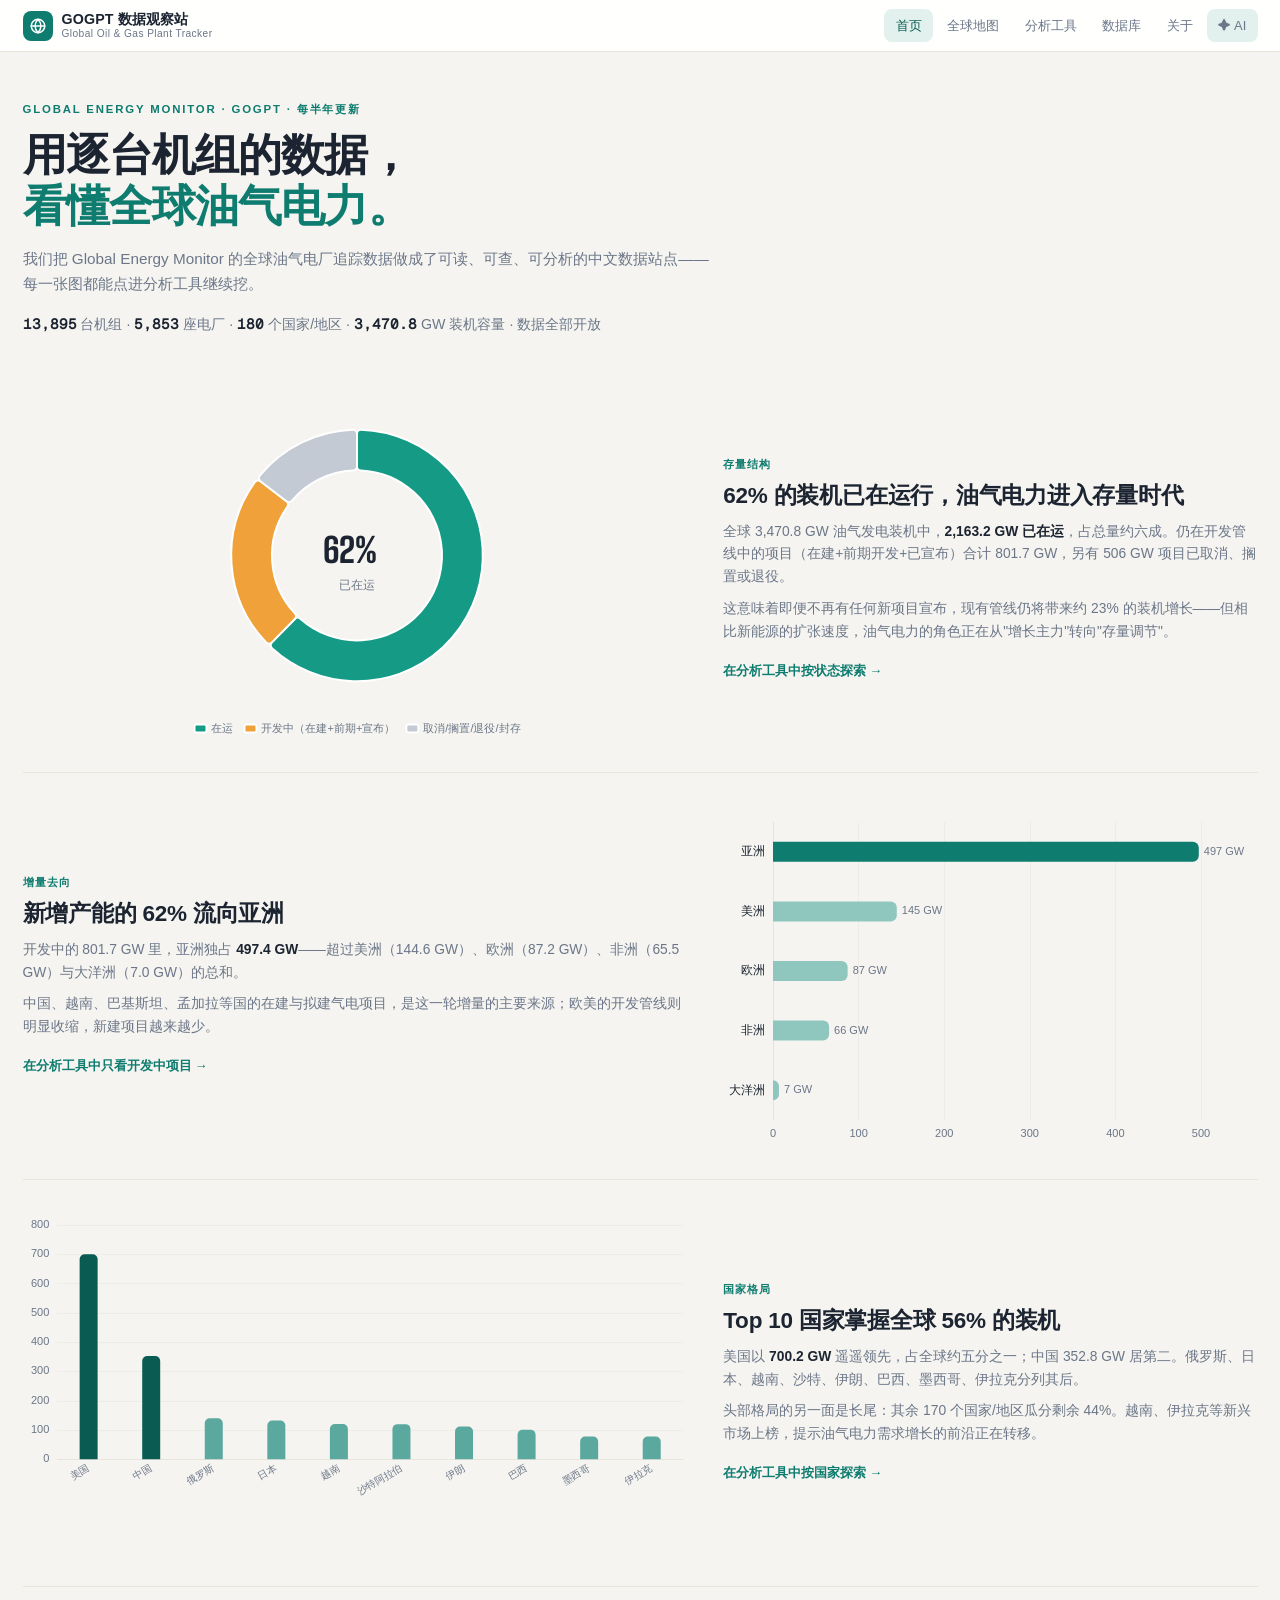
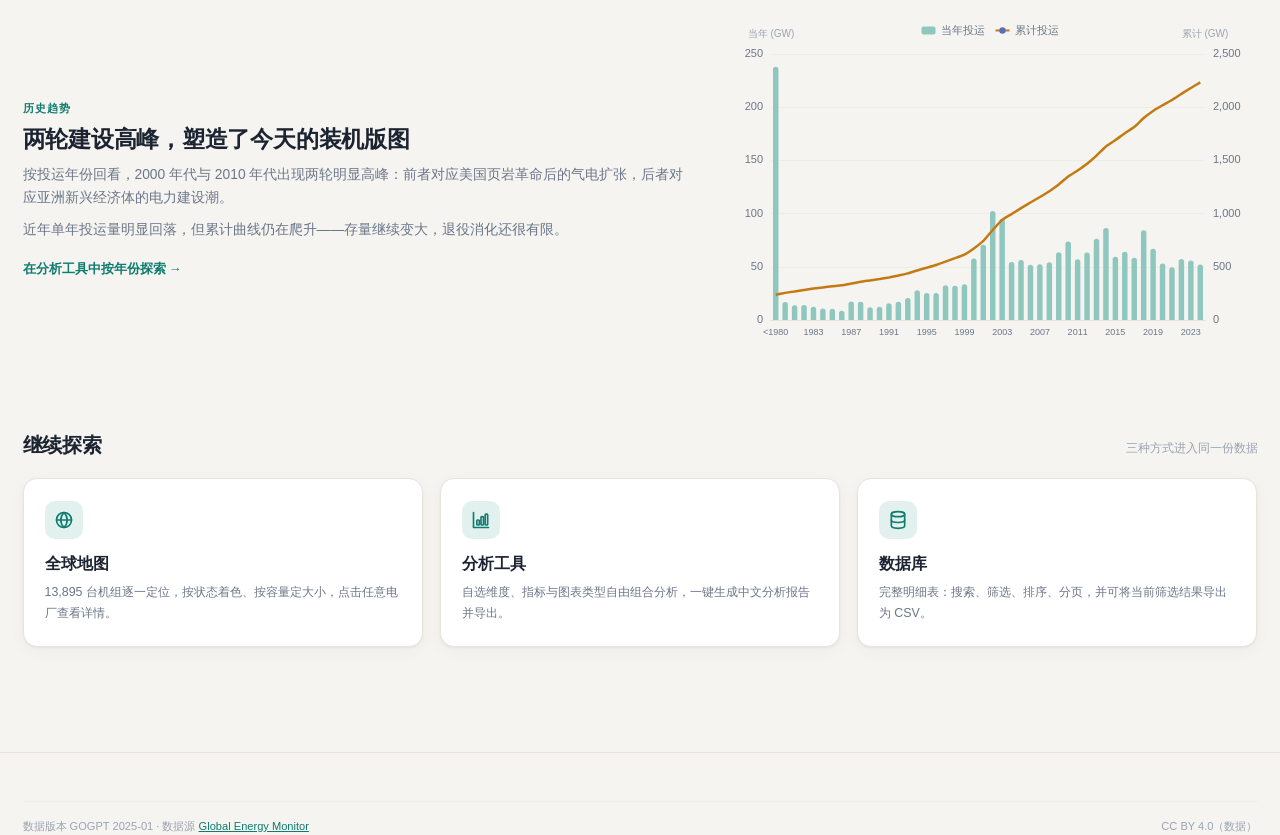
<file: index.html>
﻿<!-- Generated by Trae Work -->
<!DOCTYPE html>
<html lang="zh-CN">
<head>
<meta charset="UTF-8">
<meta name="viewport" content="width=device-width, initial-scale=1.0">
<title>GOGPT 数据观察站 · 用数据看懂全球油气电力</title>
<meta name="description" content="基于 Global Energy Monitor 全球油气电厂追踪（GOGPT）的数据洞察：13,895 台机组、180 个国家/地区、3,470.8 GW 装机容量。">
<link rel="stylesheet" href="assets/layout.css?v=5">
</head>
<body>
<div class="wrap">

<section class="hero">
  <div class="overline">Global Energy Monitor · GOGPT · 每半年更新</div>
  <h1>用逐台机组的数据，<br><em>看懂全球油气电力。</em></h1>
  <div class="sub">我们把 Global Energy Monitor 的全球油气电厂追踪数据做成了可读、可查、可分析的中文数据站点——每一张图都能点进分析工具继续挖。</div>
  <div class="scale-line"><b>13,895</b> 台机组 · <b>5,853</b> 座电厂 · <b>180</b> 个国家/地区 · <b>3,470.8</b> GW 装机容量 · 数据全部开放</div>
</section>

<!-- 洞察 1：存量结构 -->
<article class="insight-article">
  <div class="ia-chart"><div class="chart-holder" id="ic-status"></div></div>
  <div class="ia-prose">
    <div class="tag">存量结构</div>
    <h3>62% 的装机已在运行，油气电力进入存量时代</h3>
    <p>全球 3,470.8 GW 油气发电装机中，<b>2,163.2 GW 已在运</b>，占总量约六成。仍在开发管线中的项目（在建+前期开发+已宣布）合计 801.7 GW，另有 506 GW 项目已取消、搁置或退役。</p>
    <p>这意味着即便不再有任何新项目宣布，现有管线仍将带来约 23% 的装机增长——但相比新能源的扩张速度，油气电力的角色正在从"增长主力"转向"存量调节"。</p>
    <a class="go" href="analysis.html?dim=status">在分析工具中按状态探索</a>
  </div>
</article>

<!-- 洞察 2：增量去向 -->
<article class="insight-article flip">
  <div class="ia-chart"><div class="chart-holder" id="ic-dev"></div></div>
  <div class="ia-prose">
    <div class="tag">增量去向</div>
    <h3>新增产能的 62% 流向亚洲</h3>
    <p>开发中的 801.7 GW 里，亚洲独占 <b>497.4 GW</b>——超过美洲（144.6 GW）、欧洲（87.2 GW）、非洲（65.5 GW）与大洋洲（7.0 GW）的总和。</p>
    <p>中国、越南、巴基斯坦、孟加拉等国的在建与拟建气电项目，是这一轮增量的主要来源；欧美的开发管线则明显收缩，新建项目越来越少。</p>
    <a class="go" href="analysis.html?dim=region&status=%E5%9C%A8%E5%BB%BA,%E5%89%8D%E6%9C%9F%E5%BC%80%E5%8F%91,%E5%B7%B2%E5%AE%A3%E5%B8%83">在分析工具中只看开发中项目</a>
  </div>
</article>

<!-- 洞察 3：国家集中度 -->
<article class="insight-article">
  <div class="ia-chart"><div class="chart-holder" id="ic-top10"></div></div>
  <div class="ia-prose">
    <div class="tag">国家格局</div>
    <h3>Top 10 国家掌握全球 56% 的装机</h3>
    <p>美国以 <b>700.2 GW</b> 遥遥领先，占全球约五分之一；中国 352.8 GW 居第二。俄罗斯、日本、越南、沙特、伊朗、巴西、墨西哥、伊拉克分列其后。</p>
    <p>头部格局的另一面是长尾：其余 170 个国家/地区瓜分剩余 44%。越南、伊拉克等新兴市场上榜，提示油气电力需求增长的前沿正在转移。</p>
    <a class="go" href="analysis.html?dim=country">在分析工具中按国家探索</a>
  </div>
</article>

<!-- 洞察 4：建设周期 -->
<article class="insight-article flip">
  <div class="ia-chart"><div class="chart-holder" id="ic-year"></div></div>
  <div class="ia-prose">
    <div class="tag">历史趋势</div>
    <h3>两轮建设高峰，塑造了今天的装机版图</h3>
    <p>按投运年份回看，2000 年代与 2010 年代出现两轮明显高峰：前者对应美国页岩革命后的气电扩张，后者对应亚洲新兴经济体的电力建设潮。</p>
    <p>近年单年投运量明显回落，但累计曲线仍在爬升——存量继续变大，退役消化还很有限。</p>
    <a class="go" href="analysis.html?dim=year">在分析工具中按年份探索</a>
  </div>
</article>

<div class="sec-head">
  <h2>继续探索</h2>
  <span class="hint">三种方式进入同一份数据</span>
</div>
<section class="entry-cards">
  <a class="entry" href="map.html">
    <div class="icon"><svg viewBox="0 0 24 24" fill="none" stroke="#0e7c6f" stroke-width="2" stroke-linecap="round" stroke-linejoin="round"><circle cx="12" cy="12" r="9"/><path d="M3 12h18M12 3c2.5 2.6 3.9 5.7 3.9 9s-1.4 6.4-3.9 9c-2.5-2.6-3.9-5.7-3.9-9s1.4-6.4 3.9-9z"/></svg></div>
    <h3>全球地图</h3>
    <p>13,895 台机组逐一定位，按状态着色、按容量定大小，点击任意电厂查看详情。</p>
  </a>
  <a class="entry" href="analysis.html">
    <div class="icon"><svg viewBox="0 0 24 24" fill="none" stroke="#0e7c6f" stroke-width="2" stroke-linecap="round" stroke-linejoin="round"><path d="M3 3v18h18"/><rect x="7" y="12" width="3" height="6" rx="1"/><rect x="12" y="8" width="3" height="10" rx="1"/><rect x="17" y="5" width="3" height="13" rx="1"/></svg></div>
    <h3>分析工具</h3>
    <p>自选维度、指标与图表类型自由组合分析，一键生成中文分析报告并导出。</p>
  </a>
  <a class="entry" href="data.html">
    <div class="icon"><svg viewBox="0 0 24 24" fill="none" stroke="#0e7c6f" stroke-width="2" stroke-linecap="round" stroke-linejoin="round"><ellipse cx="12" cy="5" rx="8" ry="3"/><path d="M4 5v14c0 1.7 3.6 3 8 3s8-1.3 8-3V5"/><path d="M4 12c0 1.7 3.6 3 8 3s8-1.3 8-3"/></svg></div>
    <h3>数据库</h3>
    <p>完整明细表：搜索、筛选、排序、分页，并可将当前筛选结果导出为 CSV。</p>
  </a>
</section>

</div>
<script src="./_shared/js/echarts.min.js"></script>
<script src="assets/data.js"></script>
<script src="assets/site.js?v=2"></script>
<script src="assets/ai2.js?v=2"></script>
<script>
(function() {
  var S = window.SITE, RAW = window.GOGPT_DATA;
  var totalGW = S.sumCap(RAW) / 1000;
  var opGW = S.sumCap(RAW.filter(function(r) { return r[4] === '在运'; })) / 1000;
  var devGW = S.sumCap(RAW.filter(function(r) { return S.DEV_STATUSES.indexOf(r[4]) >= 0; })) / 1000;

  function mk(id) {
    var c = echarts.init(document.getElementById(id));
    window.addEventListener('resize', function() { c.resize(); });
    return c;
  }

  // 洞察 1：存量结构 donut
  var otherGW = totalGW - opGW - devGW;
  mk('ic-status').setOption({
    animation: false,
    tooltip: Object.assign({}, S.EC.tooltip, { formatter: function(p) { return p.name + '<br/><b>' + p.value.toFixed(0) + '</b> GW (' + p.percent + '%)'; } }),
    legend: { bottom: 0, textStyle: { color: '#6b7688', fontSize: 11 }, itemWidth: 12, itemHeight: 8 },
    series: [{
      type: 'pie', radius: ['50%', '74%'], center: ['50%', '46%'],
      label: { show: false }, labelLine: { show: false },
      itemStyle: { borderColor: '#fff', borderWidth: 2, borderRadius: 4 },
      data: [
        { name: '在运', value: +opGW.toFixed(1), itemStyle: { color: '#159a86' } },
        { name: '开发中（在建+前期+宣布）', value: +devGW.toFixed(1), itemStyle: { color: '#f0a13a' } },
        { name: '取消/搁置/退役/封存', value: +otherGW.toFixed(1), itemStyle: { color: '#c3cad4' } }
      ]
    }],
    graphic: [{
      type: 'text', left: 'center', top: '40%',
      style: { text: (opGW / totalGW * 100).toFixed(0) + '%', fontSize: 34, fontWeight: 800, fill: '#1b2430', fontFamily: 'BigShoulders' }
    }, {
      type: 'text', left: 'center', top: '53%',
      style: { text: '已在运', fontSize: 12, fill: '#6b7688' }
    }]
  });

  // 洞察 2：开发中容量大区分布
  var devRows = RAW.filter(function(r) { return S.DEV_STATUSES.indexOf(r[4]) >= 0; });
  var devByReg = S.groupSum(devRows, 3);
  mk('ic-dev').setOption({
    animation: false,
    tooltip: Object.assign({}, S.EC.tooltip, { formatter: function(p) { return p.name + '<br/><b>' + p.value.toFixed(1) + '</b> GW'; } }),
    grid: { left: 50, right: 56, top: 16, bottom: 26 },
    xAxis: { type: 'value', axisLabel: S.EC.axisLabel, splitLine: S.EC.splitLine },
    yAxis: { type: 'category', inverse: true, data: devByReg.map(function(d) { return d.name; }),
      axisLabel: { color: '#1b2430', fontSize: 12 }, axisLine: S.EC.axisLine, axisTick: { show: false } },
    series: [{
      type: 'bar', barWidth: 20,
      data: devByReg.map(function(d, i) {
        return { value: +d.value.toFixed(1), itemStyle: { color: i === 0 ? '#0e7c6f' : '#8fc7bf', borderRadius: [0, 6, 6, 0] } };
      }),
      label: { show: true, position: 'right', color: '#6b7688', fontSize: 11, formatter: function(p) { return p.value.toFixed(0) + ' GW'; } }
    }]
  });

  // 洞察 3：Top 10 国家
  var top10 = S.groupSum(RAW, 2).slice(0, 10);
  mk('ic-top10').setOption({
    animation: false,
    tooltip: Object.assign({}, S.EC.tooltip, { formatter: function(p) { return p.name + '<br/><b>' + p.value.toFixed(1) + '</b> GW'; } }),
    grid: { left: 8, right: 8, top: 12, bottom: 52, containLabel: true },
    xAxis: { type: 'category', data: top10.map(function(d) { return S.cnCountry(d.name); }),
      axisLabel: { color: '#6b7688', fontSize: 10, interval: 0, rotate: 30 }, axisLine: S.EC.axisLine, axisTick: { show: false } },
    yAxis: { type: 'value', axisLabel: S.EC.axisLabel, splitLine: S.EC.splitLine },
    series: [{
      type: 'bar', barWidth: 18,
      data: top10.map(function(d, i) {
        return { value: +d.value.toFixed(1), itemStyle: { color: i < 2 ? '#0a5c53' : '#5aa89e', borderRadius: [5, 5, 0, 0] } };
      })
    }]
  });

  // 洞察 4：历年投运趋势
  var m = {};
  RAW.forEach(function(r) {
    if (r[9] && r[9] >= 1930 && r[9] <= 2035 && (r[4] === '在运' || r[4] === '封存' || r[4] === '退役')) {
      var y = r[9] < 1980 ? 1979 : r[9];
      m[y] = (m[y] || 0) + r[6];
    }
  });
  var years = Object.keys(m).map(Number).sort(function(a, b) { return a - b; });
  var yearly = years.map(function(y) { return +(m[y] / 1000).toFixed(2); });
  var cum = [], s = 0;
  yearly.forEach(function(v) { s += v; cum.push(+s.toFixed(1)); });
  var labels = years.map(function(y) { return y === 1979 ? '<1980' : String(y); });
  mk('ic-year').setOption({
    animation: false,
    tooltip: Object.assign({}, S.EC.tooltip, { trigger: 'axis', axisPointer: { type: 'shadow' } }),
    legend: { top: 0, textStyle: { color: '#6b7688', fontSize: 11 }, itemWidth: 14, itemHeight: 8 },
    grid: { left: 48, right: 52, top: 34, bottom: 40 },
    xAxis: { type: 'category', data: labels, axisLabel: { color: '#6b7688', fontSize: 9 }, axisLine: S.EC.axisLine, axisTick: { show: false } },
    yAxis: [
      { type: 'value', name: '当年 (GW)', nameTextStyle: { color: '#9aa3b2', fontSize: 10 }, axisLabel: S.EC.axisLabel, splitLine: S.EC.splitLine },
      { type: 'value', name: '累计 (GW)', nameTextStyle: { color: '#9aa3b2', fontSize: 10 }, axisLabel: S.EC.axisLabel, splitLine: { show: false } }
    ],
    series: [
      { name: '当年投运', type: 'bar', data: yearly, barWidth: '58%',
        itemStyle: { color: '#8fc7bf', borderRadius: [3, 3, 0, 0] }, emphasis: { itemStyle: { color: '#0e7c6f' } } },
      { name: '累计投运', type: 'line', yAxisIndex: 1, data: cum, symbol: 'none', smooth: 0.15,
        lineStyle: { color: '#c47a12', width: 2.5 } }
    ]
  });
})();
</script>
</body>
</html>
</file>
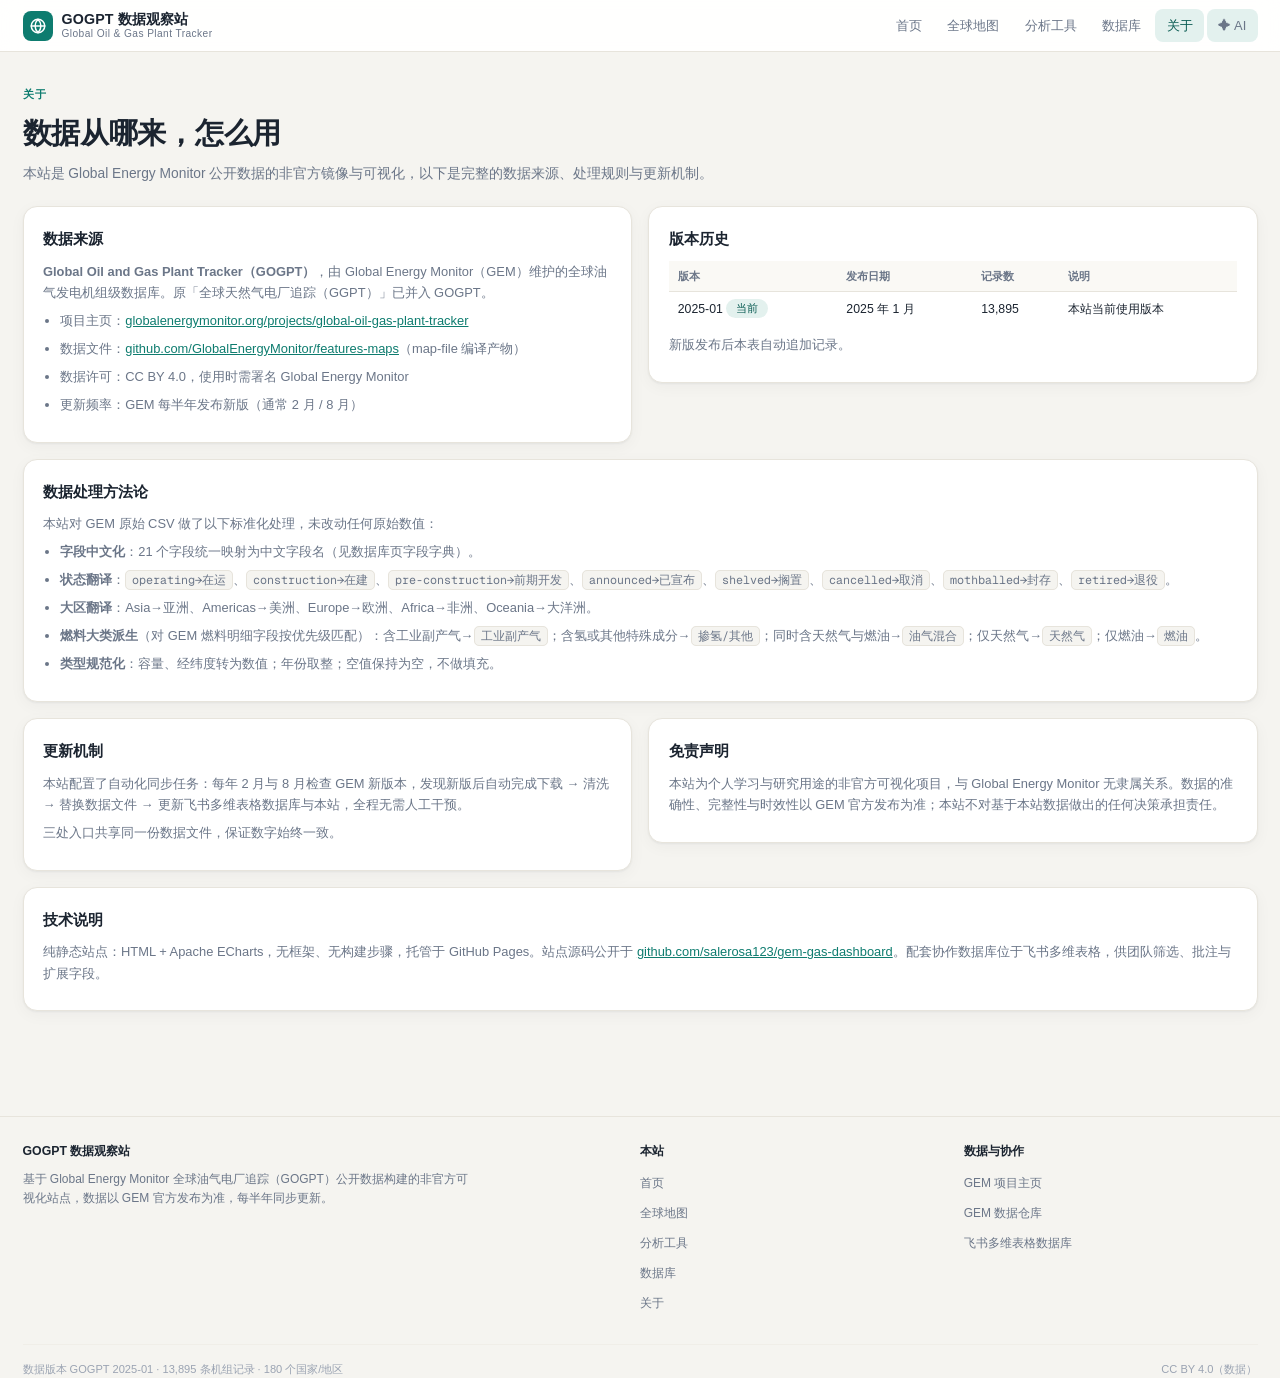
<file: about.html>
﻿<!-- Generated by Trae Work -->
<!DOCTYPE html>
<html lang="zh-CN">
<head>
<meta charset="UTF-8">
<meta name="viewport" content="width=device-width, initial-scale=1.0">
<title>关于 · GOGPT 数据观察站</title>
<meta name="description" content="数据来源、清洗方法论、版本历史与更新机制说明。">
<link rel="stylesheet" href="assets/layout.css?v=5">
</head>
<body>
<div class="wrap">

<div class="page-head">
  <div class="overline">关于</div>
  <h1>数据从哪来，怎么用</h1>
  <div class="sub">本站是 Global Energy Monitor 公开数据的非官方镜像与可视化，以下是完整的数据来源、处理规则与更新机制。</div>
</div>

<div class="about-grid">
  <div class="about-card">
    <h3>数据来源</h3>
    <p><b>Global Oil and Gas Plant Tracker（GOGPT）</b>，由 Global Energy Monitor（GEM）维护的全球油气发电机组级数据库。原「全球天然气电厂追踪（GGPT）」已并入 GOGPT。</p>
    <ul>
      <li>项目主页：<a href="https://globalenergymonitor.org/projects/global-oil-gas-plant-tracker" target="_blank" rel="noopener">globalenergymonitor.org/projects/global-oil-gas-plant-tracker</a></li>
      <li>数据文件：<a href="https://github.com/GlobalEnergyMonitor/features-maps" target="_blank" rel="noopener">github.com/GlobalEnergyMonitor/features-maps</a>（map-file 编译产物）</li>
      <li>数据许可：CC BY 4.0，使用时需署名 Global Energy Monitor</li>
      <li>更新频率：GEM 每半年发布新版（通常 2 月 / 8 月）</li>
    </ul>
  </div>

  <div class="about-card">
    <h3>版本历史</h3>
    <table class="mini-table">
      <thead><tr><th>版本</th><th>发布日期</th><th>记录数</th><th>说明</th></tr></thead>
      <tbody>
        <tr><td>2025-01 <span class="ver-pill">当前</span></td><td>2025 年 1 月</td><td>13,895</td><td>本站当前使用版本</td></tr>
      </tbody>
    </table>
    <p style="margin-top:0.6rem">新版发布后本表自动追加记录。</p>
  </div>

  <div class="about-card full">
    <h3>数据处理方法论</h3>
    <p>本站对 GEM 原始 CSV 做了以下标准化处理，未改动任何原始数值：</p>
    <ul>
      <li><b>字段中文化</b>：21 个字段统一映射为中文字段名（见数据库页字段字典）。</li>
      <li><b>状态翻译</b>：<code>operating→在运</code>、<code>construction→在建</code>、<code>pre-construction→前期开发</code>、<code>announced→已宣布</code>、<code>shelved→搁置</code>、<code>cancelled→取消</code>、<code>mothballed→封存</code>、<code>retired→退役</code>。</li>
      <li><b>大区翻译</b>：Asia→亚洲、Americas→美洲、Europe→欧洲、Africa→非洲、Oceania→大洋洲。</li>
      <li><b>燃料大类派生</b>（对 GEM 燃料明细字段按优先级匹配）：含工业副产气→<code>工业副产气</code>；含氢或其他特殊成分→<code>掺氢/其他</code>；同时含天然气与燃油→<code>油气混合</code>；仅天然气→<code>天然气</code>；仅燃油→<code>燃油</code>。</li>
      <li><b>类型规范化</b>：容量、经纬度转为数值；年份取整；空值保持为空，不做填充。</li>
    </ul>
  </div>

  <div class="about-card">
    <h3>更新机制</h3>
    <p>本站配置了自动化同步任务：每年 2 月与 8 月检查 GEM 新版本，发现新版后自动完成下载 → 清洗 → 替换数据文件 → 更新飞书多维表格数据库与本站，全程无需人工干预。</p>
    <p>三处入口共享同一份数据文件，保证数字始终一致。</p>
  </div>

  <div class="about-card">
    <h3>免责声明</h3>
    <p>本站为个人学习与研究用途的非官方可视化项目，与 Global Energy Monitor 无隶属关系。数据的准确性、完整性与时效性以 GEM 官方发布为准；本站不对基于本站数据做出的任何决策承担责任。</p>
  </div>

  <div class="about-card full">
    <h3>技术说明</h3>
    <p>纯静态站点：HTML + Apache ECharts，无框架、无构建步骤，托管于 GitHub Pages。站点源码公开于 <a href="https://github.com/salerosa123/gem-gas-dashboard" target="_blank" rel="noopener">github.com/salerosa123/gem-gas-dashboard</a>。配套协作数据库位于飞书多维表格，供团队筛选、批注与扩展字段。</p>
  </div>
</div>

</div>
<script src="assets/site.js?v=2"></script>
<script src="assets/ai2.js?v=2"></script>
</body>
</html>
</file>
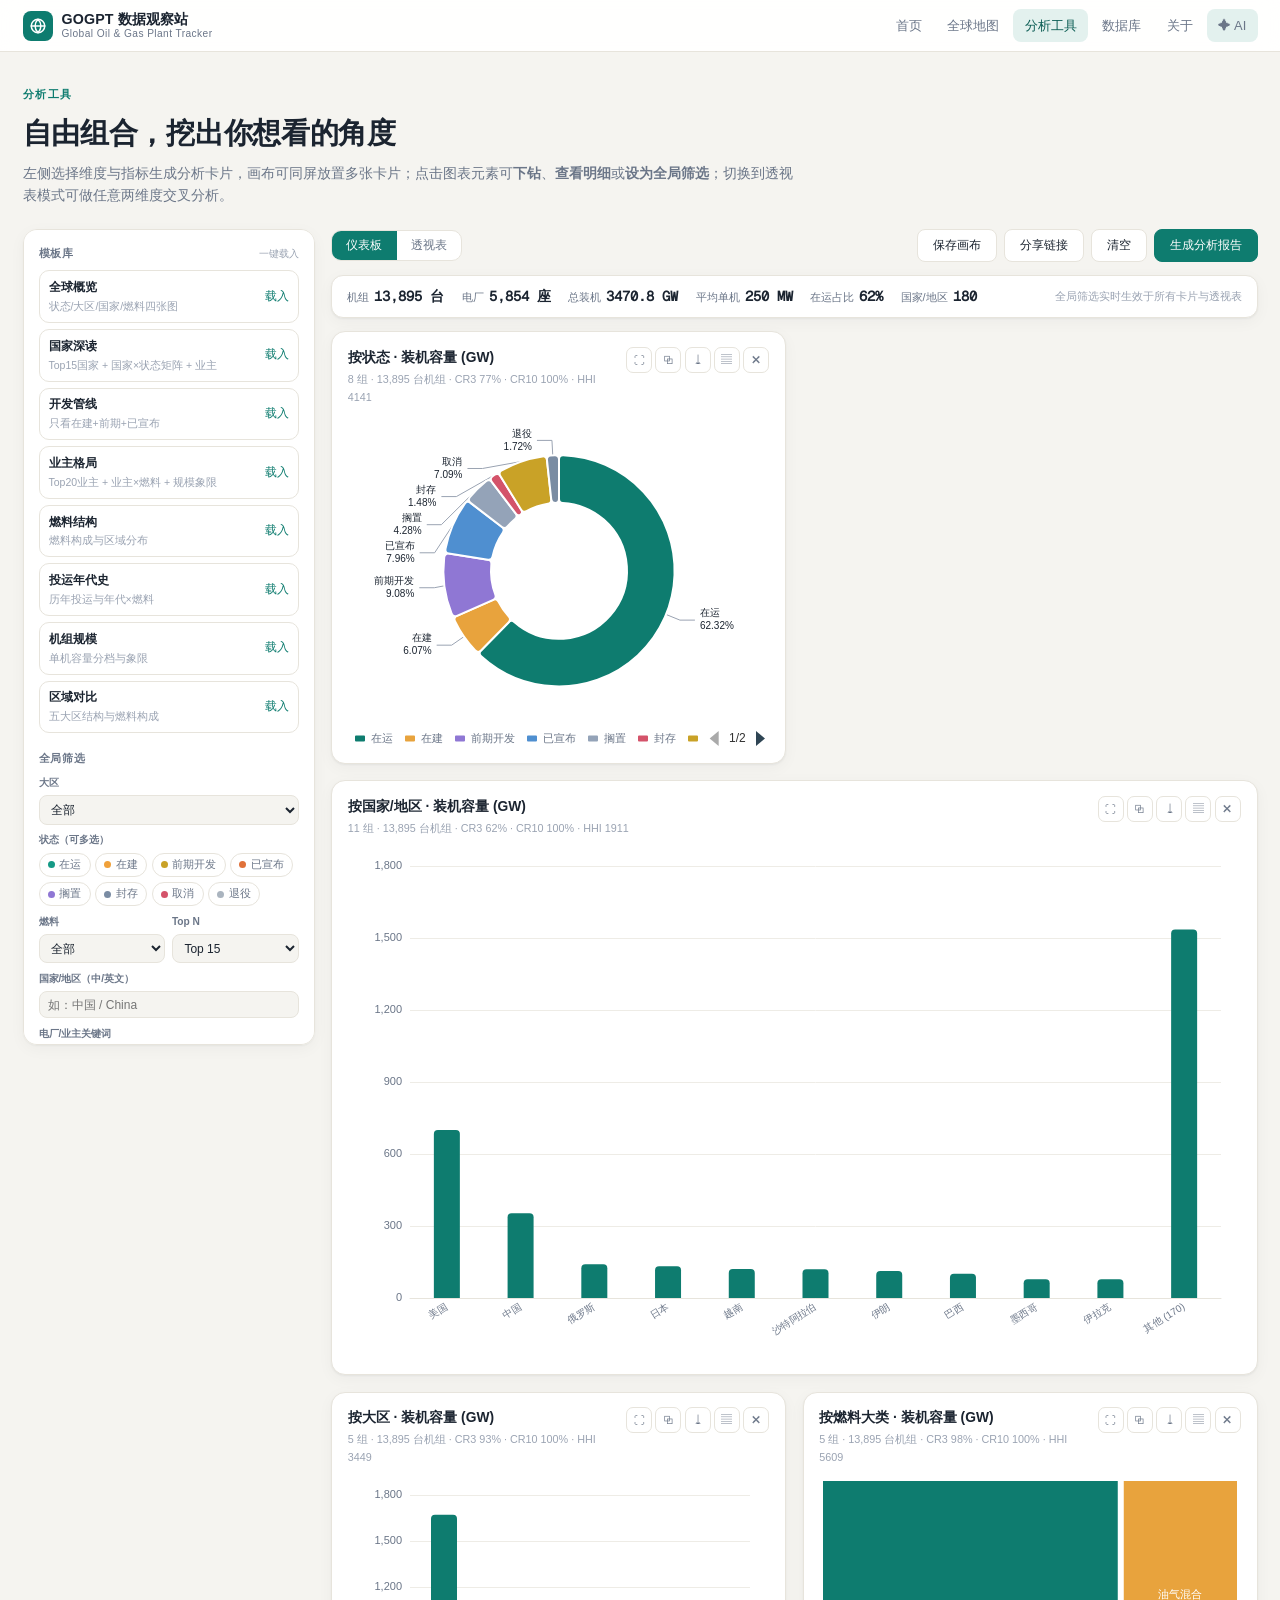
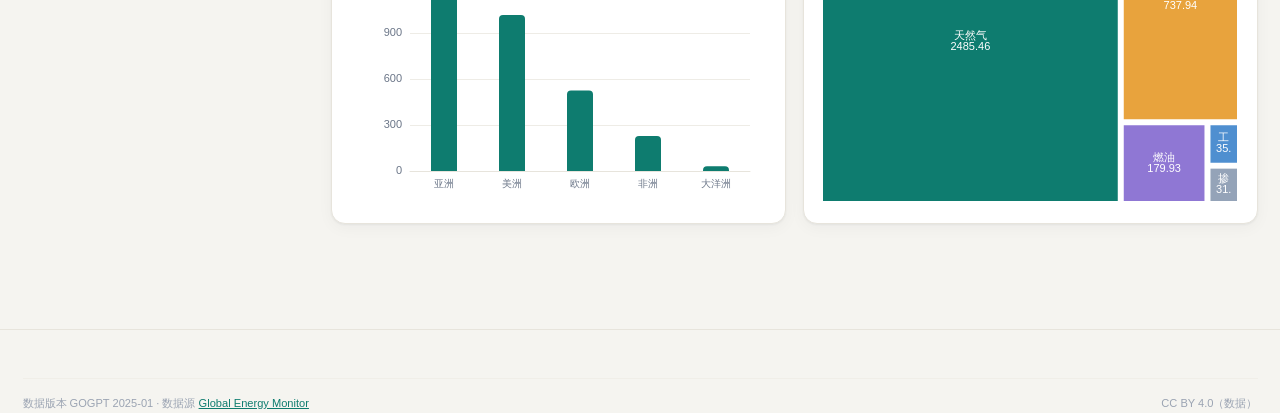
<file: analysis.html>
﻿<!-- Generated by Trae Work -->
<!DOCTYPE html>
<html lang="zh-CN">
<head>
<meta charset="UTF-8">
<meta name="viewport" content="width=device-width, initial-scale=1.0">
<title>分析工具 · GOGPT 数据观察站</title>
<meta name="description" content="全球油气电厂专业分析工作台：多卡片仪表板、维度下钻、数据透视表、热力图与树图，一键生成中文分析报告。">
<link rel="stylesheet" href="assets/layout.css?v=5">
</head>
<body>
<div class="wrap">

<div class="page-head">
  <div class="overline">分析工具</div>
  <h1>自由组合，挖出你想看的角度</h1>
  <div class="sub">左侧选择维度与指标生成分析卡片，画布可同屏放置多张卡片；点击图表元素可<b>下钻</b>、<b>查看明细</b>或<b>设为全局筛选</b>；切换到透视表模式可做任意两维度交叉分析。</div>
</div>

<div class="app-shell">

  <!-- ============ 左侧配置栏 ============ -->
  <aside class="side-config" id="side-config">
    <div class="cfg-sec">
      <h4>模板库 <span class="mini">一键载入</span></h4>
      <div id="tmpl-list"></div>
    </div>

    <div class="cfg-sec">
      <h4>全局筛选 <span class="mini" id="g-filter-hint"></span></h4>
      <div class="cfg-field" style="margin-bottom:0.5rem">
        <label>大区</label>
        <select class="cfg-input" id="g-region"><option value="">全部</option></select>
      </div>
      <div style="margin-bottom:0.5rem">
        <label style="font-size:0.68rem;color:var(--muted);font-weight:700;display:block;margin-bottom:0.25rem">状态（可多选）</label>
        <div class="st-chips" id="g-status-chips"></div>
      </div>
      <div class="cfg-grid2" style="margin-bottom:0.5rem">
        <div class="cfg-field"><label>燃料</label><select class="cfg-input" id="g-fuel"><option value="">全部</option></select></div>
        <div class="cfg-field"><label>Top N</label><select class="cfg-input" id="g-topn"><option value="10">Top 10</option><option value="15" selected>Top 15</option><option value="20">Top 20</option><option value="50">Top 50</option><option value="0">全部</option></select></div>
      </div>
      <div class="cfg-field" style="margin-bottom:0.5rem">
        <label>国家/地区（中/英文）</label>
        <input class="cfg-input" id="g-country" placeholder="如：中国 / China">
      </div>
      <div class="cfg-field">
        <label>电厂/业主关键词</label>
        <input class="cfg-input" id="g-kw" placeholder="如：国家电网 / Exxon">
      </div>
      <button class="reset" id="g-reset" style="margin-top:0.55rem;width:100%">重置筛选</button>
    </div>

    <div class="cfg-sec">
      <h4>新建分析卡片</h4>
      <label style="font-size:0.68rem;color:var(--muted);font-weight:700;display:block;margin-bottom:0.25rem">维度</label>
      <div class="chip-row" id="c-dim"></div>
      <label style="font-size:0.68rem;color:var(--muted);font-weight:700;display:block;margin:0.6rem 0 0.25rem">指标</label>
      <div class="chip-row" id="c-metric"></div>
      <div class="cfg-grid2" style="margin-top:0.6rem">
        <div class="cfg-field"><label>图表</label>
          <select class="cfg-input" id="c-chart">
            <option value="auto">自动适配</option>
            <option value="bar_v">柱状图</option>
            <option value="bar_h">条形图</option>
            <option value="pie">饼图</option>
            <option value="line">折线图</option>
            <option value="stack">堆叠柱（需对比）</option>
            <option value="heatmap">热力图（需对比）</option>
            <option value="treemap">树图</option>
            <option value="scatter">散点象限</option>
          </select>
        </div>
        <div class="cfg-field"><label>对比维度</label>
          <select class="cfg-input" id="c-dim2"><option value="">无</option></select>
        </div>
      </div>
      <button class="btn primary btn-add" id="c-add">添加到画布 +</button>
    </div>

    <div class="cfg-sec">
      <h4>我的分析 <span class="mini">本地保存</span></h4>
      <div id="saved-list"></div>
    </div>
  </aside>

  <!-- ============ 右侧画布 ============ -->
  <main style="min-width:0">
    <div class="canvas-toolbar">
      <div class="mode-tabs">
        <button id="tab-canvas" class="on">仪表板</button>
        <button id="tab-pivot">透视表</button>
      </div>
      <div class="toolbar-actions">
        <button class="btn" id="btn-save">保存画布</button>
        <button class="btn" id="btn-share">分享链接</button>
        <button class="btn" id="btn-clear">清空</button>
        <button class="btn primary" id="btn-report">生成分析报告</button>
      </div>
    </div>

    <div class="stats-bar" id="stats-bar"></div>

    <section id="mode-canvas">
      <div class="cards-grid" id="cards-grid"></div>
    </section>

    <section id="mode-pivot" style="display:none">
      <div class="pivot-panel">
        <div class="pivot-ctl">
          <div class="cfg-field"><label>行维度</label><select class="cfg-input" id="p-row"></select></div>
          <div class="cfg-field"><label>列维度</label><select class="cfg-input" id="p-col"></select></div>
          <div class="cfg-field"><label>指标</label>
            <select class="cfg-input" id="p-metric">
              <option value="cap">装机容量 (GW)</option>
              <option value="units">机组数量 (台)</option>
              <option value="plants">电厂数量 (座)</option>
              <option value="avgunit">平均单机容量 (MW)</option>
            </select>
          </div>
          <button class="btn" id="p-export">导出 CSV</button>
        </div>
        <div class="pivot-wrap" id="pivot-wrap"></div>
        <div style="font-size:0.72rem;color:var(--faint);margin-top:0.5rem">点击任意单元格可查看对应的明细记录；颜色深浅表示数值大小。</div>
      </div>
    </section>

    <div class="report-panel" id="report-panel">
      <div class="rp-head">
        <h3>分析报告</h3>
        <div class="rp-actions">
          <button class="btn" id="rp-ai" style="color:var(--accent-ink);border-color:var(--accent)">✦ AI 智能洞察</button>
          <button class="btn" id="rp-copy">复制 Markdown</button>
          <button class="btn" id="rp-md">下载 .md</button>
          <button class="btn" id="rp-html">下载 .html</button>
        </div>
      </div>
      <div class="report-body" id="report-body"></div>
    </div>
  </main>
</div>

</div>

<div class="ctx-menu" id="ctx-menu"></div>
<div class="modal-backdrop" id="modal-backdrop">
  <div class="modal">
    <div class="modal-head">
      <h3 id="modal-title">明细记录</h3>
      <button class="icon-btn danger" id="modal-close">×</button>
    </div>
    <div class="modal-body" id="modal-body"></div>
    <div class="modal-foot">
      <span id="modal-info"></span>
      <span style="flex:1"></span>
      <button class="btn" id="modal-export">导出明细 CSV</button>
    </div>
  </div>
</div>
<div class="toast" id="toast"></div>

<script src="./_shared/js/echarts.min.js"></script>
<script src="assets/data.js"></script>
<script src="assets/site.js?v=2"></script>
<script src="assets/ai2.js?v=2"></script>
<script>
(function() {
  'use strict';
  var S = window.SITE, RAW = window.GOGPT_DATA;
  var qs = new URLSearchParams(location.search);
  var uid = 1;

  /* ================= 维度与指标注册表 ================= */
  var DIMS = {
    country: { label: '国家/地区', key: function(r) { return r[2] || '未知'; }, disp: function(k) { return S.cnCountry(k); } },
    region:  { label: '大区', key: function(r) { return r[3] || '未知'; }, disp: function(k) { return k; } },
    status:  { label: '状态', key: function(r) { return r[4] || '未知'; }, disp: function(k) { return k; }, order: S.STATUS_ORDER },
    fuel:    { label: '燃料大类', key: function(r) { return r[5] || '未知'; }, disp: function(k) { return k; }, order: S.FUEL_ORDER },
    owner:   { label: '业主', key: function(r) { return (r[10] || '').split(';')[0].trim() || '未知'; }, disp: function(k) { return k; } },
    year:    { label: '投运年份', key: function(r) { return (r[9] && r[9] >= 1930 && r[9] <= 2035) ? (r[9] < 1980 ? 1979 : r[9]) : null; }, disp: function(k) { return k === 1979 ? '<1980' : String(k); }, order: 'num' },
    decade:  { label: '投运年代', key: function(r) { return (r[9] && r[9] >= 1930 && r[9] <= 2035) ? Math.floor(r[9] / 10) * 10 : null; }, disp: function(k) { return k + '年代'; }, order: 'num' },
    capbin:  { label: '单机容量档', key: function(r) { var c = r[6]; return c < 100 ? '0' : (c < 300 ? '1' : (c < 600 ? '2' : '3')); },
               disp: function(k) { return ['<100 MW', '100–299 MW', '300–599 MW', '≥600 MW'][+k]; }, order: ['0', '1', '2', '3'] }
  };
  var DIM_KEYS = ['country', 'region', 'status', 'fuel', 'owner', 'year', 'decade', 'capbin'];
  var METRICS = {
    cap:    { label: '装机容量 (GW)' },
    units:  { label: '机组数量 (台)' },
    plants: { label: '电厂数量 (座)' },
    avgunit:{ label: '平均单机容量 (MW)' }
  };
  var GLOBAL_DIM = { country: 'country', region: 'region', status: 'status', fuel: 'fuel' };

  /* ================= 状态 ================= */
  var G = { region: '', status: [], fuel: '', country: '', kw: '', topn: 15 };
  var cards = [];
  var mode = 'canvas';
  var pivot = { row: 'country', col: 'status', metric: 'cap' };
  var chartMap = {};
  var newCard = { dim: 'country', metric: 'cap', chart: 'auto', dim2: '' };
  var modalRows = [];

  /* ================= 基础工具 ================= */
  function metricOf(g, m) {
    if (m === 'cap') return g.cap;
    if (m === 'units') return g.units;
    if (m === 'plants') return g.plants;
    return g.units ? g.cap * 1000 / g.units : 0;
  }
  function fmtVal(m, v) { return (m === 'cap' || m === 'avgunit') ? (+v).toFixed(1) : Math.round(v).toLocaleString(); }
  function toast(msg) {
    var t = document.getElementById('toast');
    t.textContent = msg; t.classList.add('show');
    setTimeout(function() { t.classList.remove('show'); }, 1800);
  }
  function b64enc(s) { return btoa(unescape(encodeURIComponent(s))); }
  function b64dec(s) { return decodeURIComponent(escape(atob(s))); }
  function download(name, content, mime) {
    var blob = content instanceof Blob ? content : new Blob([content], { type: mime });
    var a = document.createElement('a');
    a.href = URL.createObjectURL(blob); a.download = name; a.click();
    URL.revokeObjectURL(a.href);
  }

  /* ================= 聚合 ================= */
  function applyG(rows) {
    return S.filterRows(rows, { region: G.region, status: G.status, fuel: G.fuel, country: G.country, kw: G.kw });
  }
  function cardRows(card) {
    var rows = applyG(RAW);
    card.drill.forEach(function(f) {
      rows = rows.filter(function(r) { return DIMS[f.dim].key(r) === f.value; });
    });
    return rows;
  }
  function aggregate(rows, dimKey, topn) {
    var d = DIMS[dimKey], map = {};
    rows.forEach(function(r) {
      var k = d.key(r);
      if (k == null) return;
      var g = map[k];
      if (!g) g = map[k] = { key: k, cap: 0, units: 0, plants: {} };
      g.cap += r[6]; g.units++; g.plants[r[0]] = 1;
    });
    var arr = Object.keys(map).map(function(k) {
      var g = map[k];
      return { key: k, disp: d.disp(k), cap: g.cap / 1000, units: g.units, plants: Object.keys(g.plants).length, rows: [] };
    });
    var byKey = {};
    rows.forEach(function(r) {
      var k = d.key(r);
      if (k == null) return;
      if (!byKey[k]) byKey[k] = [];
      byKey[k].push(r);
    });
    arr.forEach(function(g) { g.rows = byKey[g.key] || []; });
    if (d.order === 'num') arr.sort(function(a, b) { return a.key - b.key; });
    else if (Array.isArray(d.order)) arr.sort(function(a, b) { return d.order.indexOf(a.key) - d.order.indexOf(b.key); });
    else arr.sort(function(a, b) { return b.cap - a.cap; });
    if (!d.order && topn > 0 && arr.length > topn) {
      var rest = arr.slice(topn), ps = {};
      var other = { key: '__other', disp: '其他 (' + rest.length + ')', cap: 0, units: 0, plants: 0, rows: [] };
      rest.forEach(function(g) {
        other.cap += g.cap; other.units += g.units;
        g.rows.forEach(function(r) { ps[r[0]] = 1; });
        other.rows = other.rows.concat(g.rows);
      });
      other.plants = Object.keys(ps).length;
      arr = arr.slice(0, topn).concat([other]);
    }
    return arr;
  }
  function cardStats(groups, metric) {
    var real = groups.filter(function(g) { return g.key !== '__other'; });
    var total = real.reduce(function(s, g) { return s + metricOf(g, metric); }, 0) || 1;
    function share(n) { return real.slice(0, n).reduce(function(s, g) { return s + metricOf(g, metric); }, 0) / total * 100; }
    var hhi = real.reduce(function(s, g) { var p = metricOf(g, metric) / total * 100; return s + p * p; }, 0);
    return { cr3: share(3), cr10: share(10), hhi: Math.round(hhi) };
  }

  /* ================= 图表构建 ================= */
  var PAL = ['#0e7c6f', '#e8a33d', '#8f77d4', '#4f8fd0', '#94a3b8', '#d4536a', '#c9a227', '#7a8ca3', '#5aa89e', '#c3cad4'];

  function dim2Cats(rows, dim2) {
    var d2 = DIMS[dim2], cm = {};
    rows.forEach(function(r) { var k = d2.key(r); if (k != null) cm[k] = (cm[k] || 0) + r[6]; });
    return Object.keys(cm).sort(function(a, b) { return cm[b] - cm[a]; }).slice(0, 9);
  }

  function buildOption(card, groups) {
    var dim = DIMS[card.dim];
    var chart = card.chart === 'auto' ? (card.dim === 'year' || card.dim === 'decade' ? 'line' : 'bar_v') : card.chart;
    if (chart === 'heatmap' && !card.dim2) card = Object.assign({}, card, { dim2: 'status' });
    var cats = groups.map(function(g) { return g.disp; });
    var tip = Object.assign({}, S.EC.tooltip);
    var labelRot = cats.length > 8 ? (card.dim === 'year' ? 45 : 32) : 0;

    if (chart === 'pie') {
      return { chart: 'pie', opt: {
        animation: false,
        tooltip: Object.assign(tip, { formatter: function(p) { return p.name + '<br/><b>' + fmtVal(card.metric, p.value) + '</b> (' + p.percent + '%)'; } }),
        legend: { bottom: 0, textStyle: { color: '#6b7688', fontSize: 11 }, itemWidth: 12, itemHeight: 8, type: 'scroll' },
        color: PAL,
        series: [{ type: 'pie', radius: ['40%', '68%'], center: ['50%', '47%'],
          label: { color: '#1b2430', formatter: '{b}\n{d}%', fontSize: 10, lineHeight: 13 },
          labelLine: { lineStyle: { color: '#9aa3b2' } },
          itemStyle: { borderColor: '#fff', borderWidth: 2, borderRadius: 4 },
          data: groups.map(function(g) { return { name: g.disp, value: +metricOf(g, card.metric).toFixed(2) }; }) }]
      }};
    }
    if (chart === 'line') {
      return { chart: 'line', opt: {
        animation: false,
        tooltip: Object.assign(tip, { trigger: 'axis' }),
        grid: { left: 62, right: 26, top: 28, bottom: labelRot ? 58 : 34 },
        dataZoom: cats.length > 30 ? [{ type: 'slider', height: 16, bottom: 4 }] : undefined,
        xAxis: { type: 'category', data: cats, axisLabel: { color: '#6b7688', fontSize: 10, rotate: labelRot }, axisLine: S.EC.axisLine, axisTick: { show: false } },
        yAxis: { type: 'value', axisLabel: S.EC.axisLabel, splitLine: S.EC.splitLine },
        series: [{ type: 'line', data: groups.map(function(g) { return +metricOf(g, card.metric).toFixed(2); }),
          symbol: 'circle', symbolSize: 5, smooth: 0.2,
          lineStyle: { color: '#0e7c6f', width: 2.5 }, itemStyle: { color: '#0e7c6f' },
          areaStyle: { color: { type: 'linear', x: 0, y: 0, x2: 0, y2: 1,
            colorStops: [{ offset: 0, color: 'rgba(14,124,111,.18)' }, { offset: 1, color: 'rgba(14,124,111,0)' }] } } }]
      }};
    }
    if (chart === 'bar_h') {
      return { chart: 'bar_h', opt: {
        animation: false,
        tooltip: Object.assign(tip, { formatter: function(p) { return p.name + '<br/><b>' + fmtVal(card.metric, p.value) + '</b>'; } }),
        grid: { left: 8, right: 74, top: 12, bottom: 24, containLabel: true },
        xAxis: { type: 'value', axisLabel: S.EC.axisLabel, splitLine: S.EC.splitLine },
        yAxis: { type: 'category', inverse: true, data: cats, axisLabel: { color: '#1b2430', fontSize: 11 }, axisLine: S.EC.axisLine, axisTick: { show: false } },
        series: [{ type: 'bar', barWidth: 13,
          data: groups.map(function(g) { return { value: +metricOf(g, card.metric).toFixed(2), itemStyle: { color: card.dim === 'status' ? (S.STATUS_COLOR[g.key] || '#0e7c6f') : '#0e7c6f', borderRadius: [0, 5, 5, 0] } }; }),
          label: { show: true, position: 'right', color: '#6b7688', fontSize: 10, formatter: function(p) { return fmtVal(card.metric, p.value); } } }]
      }};
    }
    if (chart === 'heatmap') {
      var dim2 = card.dim2 || 'status';
      var d2 = DIMS[dim2];
      var cols = dim2Cats(card._rows, dim2);
      var data = [];
      groups.forEach(function(g, yi) {
        cols.forEach(function(ck, xi) {
          var sub = g.rows.filter(function(r) { return d2.key(r) === ck; });
          if (!sub.length) return;
          var v = metricOf({ cap: S.sumCap(sub) / 1000, units: sub.length,
            plants: Object.keys(sub.reduce(function(m, r) { m[r[0]] = 1; return m; }, {})).length }, card.metric);
          data.push([xi, yi, +v.toFixed(2)]);
        });
      });
      var max = data.reduce(function(m, d) { return Math.max(m, d[2]); }, 0) || 1;
      card._hmRows = groups; card._hmCols = cols.map(function(k) { return { key: k, disp: d2.disp(k), dimKey: dim2 }; });
      return { chart: 'heatmap', opt: {
        animation: false,
        tooltip: Object.assign(tip, { formatter: function(p) {
          return cats[p.value[1]] + ' × ' + card._hmCols[p.value[0]].disp + '<br/><b>' + fmtVal(card.metric, p.value[2]) + '</b>'; } }),
        grid: { left: 8, right: 24, top: 14, bottom: 64, containLabel: true },
        xAxis: { type: 'category', data: card._hmCols.map(function(c) { return c.disp; }),
          axisLabel: { color: '#6b7688', fontSize: 10, rotate: 30 }, axisLine: S.EC.axisLine, axisTick: { show: false }, splitLine: { show: false } },
        yAxis: { type: 'category', data: cats, inverse: true, axisLabel: { color: '#1b2430', fontSize: 10 }, axisLine: S.EC.axisLine, axisTick: { show: false }, splitLine: { show: false } },
        visualMap: { min: 0, max: max, calculable: false, orient: 'horizontal', left: 'center', bottom: 0,
          itemWidth: 12, itemHeight: 90, textStyle: { color: '#6b7688', fontSize: 9 },
          inRange: { color: ['#f2f6f5', '#9fc9c1', '#0e7c6f'] } },
        series: [{ type: 'heatmap', data: data,
          label: { show: data.length <= 80, color: '#1b2430', fontSize: 9, formatter: function(p) { return fmtVal(card.metric, p.value[2]); } },
          itemStyle: { borderColor: '#fff', borderWidth: 1, borderRadius: 2 } }]
      }};
    }
    if (chart === 'treemap') {
      return { chart: 'treemap', opt: {
        animation: false,
        tooltip: Object.assign(tip, { formatter: function(p) { return p.name + '<br/><b>' + fmtVal(card.metric, p.value) + '</b>'; } }),
        color: PAL,
        series: [{ type: 'treemap', roam: false, nodeClick: false, breadcrumb: { show: false },
          left: 0, right: 0, top: 6, bottom: 6,
          label: { fontSize: 11, color: '#fff', formatter: '{b}\n{c}' },
          itemStyle: { borderColor: '#fff', borderWidth: 2, gapWidth: 2 },
          data: groups.map(function(g, i) { return { name: g.disp, value: +metricOf(g, card.metric).toFixed(2), itemStyle: { color: PAL[i % PAL.length] } }; }) }]
      }};
    }
    if (chart === 'scatter') {
      var top5 = groups.slice().sort(function(a, b) { return metricOf(b, card.metric) - metricOf(a, card.metric); }).slice(0, 5).map(function(g) { return g.disp; });
      return { chart: 'scatter', opt: {
        animation: false,
        tooltip: Object.assign(tip, { formatter: function(p) {
          return '<b>' + p.name + '</b><br/>机组 ' + p.value[0].toLocaleString() + ' 台 · 装机 ' + p.value[1].toFixed(1) + ' GW · 电厂 ' + p.value[2] + ' 座'; } }),
        grid: { left: 56, right: 26, top: 30, bottom: 46 },
        xAxis: { type: 'value', name: '机组数 (台)', nameTextStyle: { color: '#9aa3b2', fontSize: 10 }, axisLabel: S.EC.axisLabel, splitLine: S.EC.splitLine, scale: true },
        yAxis: { type: 'value', name: '装机 (GW)', nameTextStyle: { color: '#9aa3b2', fontSize: 10 }, axisLabel: S.EC.axisLabel, splitLine: S.EC.splitLine, scale: true },
        series: [{ type: 'scatter',
          data: groups.filter(function(g) { return g.key !== '__other'; }).map(function(g) {
            return { name: g.disp, value: [g.units, +g.cap.toFixed(1), g.plants] };
          }),
          symbolSize: function(v) { return 6 + Math.sqrt(v[2]) * 1.6; },
          itemStyle: { color: 'rgba(14,124,111,.72)', borderColor: '#fff', borderWidth: 1 },
          label: { show: true, formatter: function(p) { return top5.indexOf(p.name) >= 0 ? p.name : ''; }, position: 'top', color: '#1b2430', fontSize: 10 },
          labelLayout: { hideOverlap: true } }]
      }};
    }
    // bar_v（含堆叠）
    var series;
    if (card.dim2) {
      var d2 = DIMS[card.dim2];
      var cols = dim2Cats(card._rows, card.dim2);
      series = cols.concat(['__o']).map(function(ck, i) {
        return {
          name: ck === '__o' ? '其他' : d2.disp(ck), type: 'bar', stack: 'total', barMaxWidth: 26,
          itemStyle: { color: ck === '__o' ? '#c3cad4' : (S.STATUS_COLOR[ck] || PAL[i % PAL.length]) },
          emphasis: { focus: 'series' },
          data: groups.map(function(g) {
            var sub = g.rows.filter(function(r) {
              var k = d2.key(r);
              return ck === '__o' ? cols.indexOf(k) < 0 : k === ck;
            });
            var v = metricOf({ cap: S.sumCap(sub) / 1000, units: sub.length,
              plants: Object.keys(sub.reduce(function(m, r) { m[r[0]] = 1; return m; }, {})).length }, card.metric);
            return +v.toFixed(2);
          })
        };
      });
    } else {
      series = [{ type: 'bar', barMaxWidth: 26,
        data: groups.map(function(g) {
          var c = card.dim === 'status' ? (S.STATUS_COLOR[g.key] || '#0e7c6f') : '#0e7c6f';
          return { value: +metricOf(g, card.metric).toFixed(2), itemStyle: { color: c, borderRadius: [4, 4, 0, 0] } };
        }) }];
    }
    return { chart: 'bar_v', opt: {
      animation: false,
      tooltip: Object.assign(tip, { trigger: 'axis', axisPointer: { type: 'shadow' } }),
      legend: card.dim2 ? { top: 0, textStyle: { color: '#6b7688', fontSize: 11 }, itemWidth: 12, itemHeight: 8, type: 'scroll' } : undefined,
      grid: { left: 62, right: 20, top: card.dim2 ? 40 : 24, bottom: labelRot ? 64 : 40 },
      dataZoom: cats.length > 16 ? [{ type: 'slider', height: 16, bottom: 4 }] : undefined,
      xAxis: { type: 'category', data: cats, axisLabel: { color: '#6b7688', fontSize: 10, interval: 0, rotate: labelRot }, axisLine: S.EC.axisLine, axisTick: { show: false } },
      yAxis: { type: 'value', axisLabel: S.EC.axisLabel, splitLine: S.EC.splitLine },
      series: series
    }};
  }

  /* ================= 卡片渲染 ================= */
  function cardTitle(card) {
    var t = '按' + DIMS[card.dim].label + ' · ' + METRICS[card.metric].label;
    if (card.dim2 && ['stack', 'heatmap'].indexOf(resolvedChart(card)) >= 0) t += ' × ' + DIMS[card.dim2].label;
    return t;
  }
  function resolvedChart(card) {
    return card.chart === 'auto' ? (card.dim === 'year' || card.dim === 'decade' ? 'line' : 'bar_v') : card.chart;
  }

  function renderCards() {
    var grid = document.getElementById('cards-grid');
    if (!cards.length) {
      grid.innerHTML = '<div class="canvas-empty" style="grid-column:1/-1">画布是空的——从左侧<b>模板库</b>一键载入，或在「新建分析卡片」里选好维度和指标后点「添加到画布」。</div>';
      return;
    }
    grid.innerHTML = '';
    cards.forEach(function(card) {
      var el = document.createElement('div');
      el.className = 'ana-card' + (card.full ? ' full' : '');
      el.innerHTML =
        '<div class="ac-head"><div class="ac-title"><h3>' + S.esc(cardTitle(card)) + '</h3><div class="ac-sub"></div></div>' +
        '<div class="ac-btns">' +
        '<button class="icon-btn" data-act="full" title="放大/还原">⛶</button>' +
        '<button class="icon-btn" data-act="copy" title="复制卡片">⧉</button>' +
        '<button class="icon-btn" data-act="png" title="导出 PNG">⤓</button>' +
        '<button class="icon-btn" data-act="csv" title="导出聚合 CSV">▤</button>' +
        '<button class="icon-btn danger" data-act="del" title="删除">✕</button>' +
        '</div></div>' +
        '<div class="ac-bc"></div>' +
        '<div class="ac-chart"></div>';
      grid.appendChild(el);
      renderCardContent(card, el);
      el.querySelectorAll('.icon-btn').forEach(function(b) {
        b.addEventListener('click', function() { cardAction(b.getAttribute('data-act'), card); });
      });
    });
  }

  function renderCardContent(card, el) {
    var rows = cardRows(card);
    card._rows = rows;
    var groups = aggregate(rows, card.dim, card.topn != null ? card.topn : G.topn);
    var sub = el.querySelector('.ac-sub');
    var bcEl = el.querySelector('.ac-bc');
    var chartEl = el.querySelector('.ac-chart');

    var stats = cardStats(groups, card.metric);
    var drillTxt = card.drill.length ? '下钻：' + card.drill.map(function(f) { return DIMS[f.dim].disp(f.value); }).join(' › ') + ' · ' : '';
    sub.textContent = drillTxt + groups.length + ' 组 · ' + rows.length.toLocaleString() + ' 台机组 · CR3 ' + stats.cr3.toFixed(0) + '% · CR10 ' + stats.cr10.toFixed(0) + '% · HHI ' + stats.hhi;

    // 面包屑
    if (card.drill.length) {
      bcEl.style.display = 'flex';
      var html = '<button class="bc-seg" data-i="-1">全部</button>';
      card.drill.forEach(function(f, i) {
        html += '<span class="bc-sep">›</span><button class="bc-seg" data-i="' + i + '">' + S.esc(DIMS[f.dim].disp(f.value)) + '</button>';
      });
      bcEl.innerHTML = html;
      bcEl.querySelectorAll('.bc-seg').forEach(function(b) {
        b.addEventListener('click', function() {
          var i = +b.getAttribute('data-i');
          if (i < 0) { card.drill = []; card.dim = card.drill0 || card.dim; }
          else { card.dim = card.drill[i].dim; card.drill = card.drill.slice(0, i + 1); }
          refreshCard(card);
        });
      });
    } else { bcEl.style.display = 'none'; bcEl.innerHTML = ''; }

    if (!groups.length) {
      chartEl.outerHTML = '<div class="ac-empty">当前筛选无匹配数据</div>';
      delete chartMap[card.id];
      return;
    }
    var built = buildOption(card, groups);
    card._builtChart = built.chart;
    if (chartMap[card.id]) { chartMap[card.id].dispose(); }
    var inst = echarts.init(chartEl);
    inst.setOption(built.opt, { notMerge: true });
    chartMap[card.id] = inst;

    inst.on('click', function(p) {
      if (built.chart === 'heatmap') {
        var cols = card._hmCols;
        if (!p.value || !p.value.length) return;
        var col = cols[p.value[0]], rowGroup = groups[p.value[1]];
        if (!col || !rowGroup) return;
        openCtx(p.event.offsetX + chartEl.getBoundingClientRect().left, p.event.offsetY + chartEl.getBoundingClientRect().top, [
          { label: '查看「' + rowGroup.disp + ' × ' + col.disp + '」明细', fn: function() {
            openDetail(rowGroup.disp + ' × ' + col.disp, [{ dim: card.dim, value: rowGroup.key === '__other' ? null : rowGroup.key }, { dim: col.dimKey, value: col.key }].filter(function(f) { return f.value !== null; }));
          } },
          gFilterItem(card.dim, rowGroup),
          gFilterItem(col.dimKey, { key: col.key, disp: col.disp })
        ]);
        return;
      }
      var g = groups.filter(function(x) { return x.disp === p.name; })[0];
      if (!g) return;
      var items = [];
      var drillDims = ['status', 'fuel', 'region', 'decade', 'capbin', 'owner', 'country'].filter(function(dk) { return dk !== card.dim; }).slice(0, 5);
      if (g.key !== '__other') {
        drillDims.forEach(function(dk) {
          items.push({ label: '下钻 → 按' + DIMS[dk].label + '看「' + g.disp + '」', fn: function() {
            card.drill0 = card.drill0 || card.dim;
            card.drill.push({ dim: card.dim, value: g.key });
            card.dim = dk;
            refreshCard(card);
          } });
        });
        items.push({ label: '查看「' + g.disp + '」明细记录', fn: function() {
          openDetail(g.disp, [{ dim: card.dim, value: g.key }]);
        } });
        var gf = gFilterItem(card.dim, g);
        if (gf) items.push(gf);
      } else {
        items.push({ label: '查看「其他」明细记录', fn: function() { openDetail('其他', null, g.rows); } });
      }
      var rect = chartEl.getBoundingClientRect();
      openCtx(p.event.clientX || (rect.left + p.event.offsetX), p.event.clientY || (rect.top + p.event.offsetY), items);
    });
  }

  function gFilterItem(dimKey, g) {
    if (g.key === '__other' || !GLOBAL_DIM[dimKey]) return null;
    return { label: '设为全局筛选：' + DIMS[dimKey].label + ' = ' + g.disp, fn: function() {
      var gd = GLOBAL_DIM[dimKey];
      if (gd === 'status') { G.status = [g.key]; renderStatusChips(); }
      else { G[gd] = g.key; var sel = document.getElementById('g-' + (gd === 'country' ? 'country' : gd)); if (sel && sel.tagName === 'SELECT') sel.value = g.key; else if (gd === 'country') document.getElementById('g-country').value = g.key; }
      toast('已应用全局筛选');
      refreshAll();
    } };
  }

  function refreshCard(card) {
    var els = document.querySelectorAll('.ana-card');
    var idx = cards.indexOf(card);
    if (idx >= 0 && els[idx]) renderCardContent(card, els[idx]);
    else refreshAll();
  }

  function cardAction(act, card) {
    if (act === 'del') { cards.splice(cards.indexOf(card), 1); if (chartMap[card.id]) { chartMap[card.id].dispose(); delete chartMap[card.id]; } renderCards(); persistLast(); }
    if (act === 'full') { card.full = !card.full; renderCards(); persistLast(); }
    if (act === 'copy') { var c = JSON.parse(JSON.stringify({ dim: card.dim, metric: card.metric, chart: card.chart, dim2: card.dim2, topn: card.topn, drill: card.drill, full: card.full })); c.id = uid++; cards.splice(cards.indexOf(card) + 1, 0, c); renderCards(); persistLast(); toast('已复制卡片'); }
    if (act === 'png') {
      var inst = chartMap[card.id];
      if (!inst) return;
      var a = document.createElement('a');
      a.href = inst.getDataURL({ type: 'png', pixelRatio: 2, backgroundColor: '#ffffff' });
      a.download = cardTitle(card).replace(/[\\/:*?"<>|·]/g, '-') + '.png';
      a.click();
    }
    if (act === 'csv') {
      var rows = cardRows(card);
      var groups = aggregate(rows, card.dim, card.topn != null ? card.topn : G.topn);
      var total = groups.reduce(function(s, g) { return s + metricOf(g, card.metric); }, 0) || 1;
      var lines = [DIMS[card.dim].label + ',装机容量GW,机组数,电厂数,占比%'].concat(
        groups.map(function(g) { return '"' + g.disp + '",' + g.cap.toFixed(1) + ',' + g.units + ',' + g.plants + ',' + (metricOf(g, card.metric) / total * 100).toFixed(1); }));
      download(cardTitle(card).replace(/[\\/:*?"<>|·]/g, '-') + '.csv', '﻿' + lines.join('\n'), 'text/csv;charset=utf-8');
    }
  }

  /* ================= 右键/点击菜单 ================= */
  var ctxEl = document.getElementById('ctx-menu');
  function openCtx(x, y, items) {
    items = items.filter(Boolean);
    if (!items.length) return;
    ctxEl.innerHTML = '<div class="ctx-title">分析操作</div>' + items.map(function(it, i) {
      return '<button data-i="' + i + '">' + S.esc(it.label) + '</button>';
    }).join('');
    ctxEl.classList.add('show');
    ctxEl.style.left = Math.min(x, window.innerWidth - 230) + 'px';
    ctxEl.style.top = Math.min(y, window.innerHeight - items.length * 34 - 30) + 'px';
    ctxEl.querySelectorAll('button').forEach(function(b) {
      b.addEventListener('click', function() { closeCtx(); items[+b.getAttribute('data-i')].fn(); });
    });
  }
  function closeCtx() { ctxEl.classList.remove('show'); }
  document.addEventListener('click', function(e) { if (!ctxEl.contains(e.target)) closeCtx(); });
  document.addEventListener('scroll', closeCtx, true);

  /* ================= 明细弹窗 ================= */
  var backdrop = document.getElementById('modal-backdrop');
  function openDetail(title, filters, presetRows) {
    var rows = presetRows || RAW;
    if (filters) {
      rows = rows;
      filters.forEach(function(f) {
        if (f.value == null) return;
        var d = DIMS[f.dim];
        rows = rows.filter(function(r) { return d.key(r) === f.value; });
      });
      var g1 = applyG(rows); // 应用全局筛选
      rows = presetRows ? g1 : g1;
    } else {
      rows = applyG(rows);
    }
    modalRows = rows;
    document.getElementById('modal-title').textContent = '明细记录 · ' + title;
    var show = rows.slice(0, 300);
    document.getElementById('modal-body').innerHTML =
      '<table class="detail-table"><thead><tr><th>电厂</th><th>机组</th><th>国家/地区</th><th>状态</th><th>燃料</th><th>容量MW</th><th>投运</th><th>业主</th></tr></thead><tbody>' +
      show.map(function(r) {
        return '<tr><td>' + S.esc(r[0]) + '</td><td>' + S.esc(r[1]) + '</td><td>' + S.esc(S.cnCountry(r[2])) + '</td><td>' + r[4] + '</td><td>' + r[5] + '</td><td class="cap">' + r[6].toLocaleString() + '</td><td class="cap">' + (r[9] || '') + '</td><td>' + S.esc(r[10]) + '</td></tr>';
      }).join('') + '</tbody></table>';
    document.getElementById('modal-info').textContent = '共 ' + rows.length.toLocaleString() + ' 条' + (rows.length > 300 ? '，显示前 300 条' : '');
    backdrop.classList.add('show');
  }
  document.getElementById('modal-close').addEventListener('click', function() { backdrop.classList.remove('show'); });
  backdrop.addEventListener('click', function(e) { if (e.target === backdrop) backdrop.classList.remove('show'); });
  document.getElementById('modal-export').addEventListener('click', function() {
    var lines = ['电厂名称,机组名称,国家/地区,状态,燃料大类,容量MW,投运年份,业主']
      .concat(modalRows.slice(0, 5000).map(function(r) {
        return ['"' + r[0] + '"','"' + r[1] + '"','"' + r[2] + '"', r[4], r[5], r[6], r[9] || '', '"' + (r[10] || '') + '"'].join(',');
      }));
    download('明细记录.csv', '﻿' + lines.join('\n'), 'text/csv;charset=utf-8');
  });

  /* ================= 侧栏渲染 ================= */
  function renderSidebarStatics() {
    // 维度 chips
    document.getElementById('c-dim').innerHTML = DIM_KEYS.map(function(k) {
      return '<span class="f-chip' + (newCard.dim === k ? ' on' : '') + '" data-k="' + k + '">' + DIMS[k].label + '</span>';
    }).join('');
    document.getElementById('c-dim').querySelectorAll('.f-chip').forEach(function(c) {
      c.addEventListener('click', function() { newCard.dim = c.getAttribute('data-k'); renderSidebarStatics(); });
    });
    // 指标 chips
    document.getElementById('c-metric').innerHTML = Object.keys(METRICS).map(function(k) {
      return '<span class="f-chip' + (newCard.metric === k ? ' on' : '') + '" data-k="' + k + '">' + METRICS[k].label.split(' ')[0] + '</span>';
    }).join('');
    document.getElementById('c-metric').querySelectorAll('.f-chip').forEach(function(c) {
      c.addEventListener('click', function() { newCard.metric = c.getAttribute('data-k'); renderSidebarStatics(); });
    });
    // 图表/对比
    document.getElementById('c-chart').value = newCard.chart;
    var d2sel = document.getElementById('c-dim2');
    d2sel.innerHTML = '<option value="">无</option>' + DIM_KEYS.filter(function(k) { return k !== 'year'; })
      .map(function(k) { return '<option value="' + k + '">' + DIMS[k].label + '</option>'; }).join('');
    d2sel.value = newCard.dim2;
  }
  function renderStatusChips() {
    document.getElementById('g-status-chips').innerHTML = S.STATUS_ORDER.map(function(st) {
      return '<span class="st-chip' + (G.status.indexOf(st) >= 0 ? ' on' : '') + '" data-st="' + st + '">' +
        '<span class="dot" style="background:' + S.STATUS_COLOR[st] + '"></span>' + st + '</span>';
    }).join('');
    document.querySelectorAll('#g-status-chips .st-chip').forEach(function(c) {
      c.addEventListener('click', function() {
        var st = c.getAttribute('data-st');
        var i = G.status.indexOf(st);
        if (i >= 0) G.status.splice(i, 1); else G.status.push(st);
        renderStatusChips(); refreshAll();
      });
    });
  }
  function renderSaved() {
    var list = getSaved();
    var el = document.getElementById('saved-list');
    if (!list.length) { el.innerHTML = '<div class="saved-empty">还没有保存的分析。配好画布后点顶部「保存画布」。</div>'; return; }
    el.innerHTML = '';
    list.forEach(function(sv, i) {
      var d = document.createElement('div');
      d.className = 'saved-item';
      d.innerHTML = '<div><div class="s-name">' + S.esc(sv.name) + '</div><div class="s-time">' + sv.ts + ' · ' + sv.state.cards.length + ' 张卡片</div></div><button class="s-del" title="删除">✕</button>';
      d.addEventListener('click', function() { loadState(sv.state); toast('已载入「' + sv.name + '」'); });
      d.querySelector('.s-del').addEventListener('click', function(e) {
        e.stopPropagation();
        var l = getSaved(); l.splice(i, 1); localStorage.setItem('gogpt_saved_v2', JSON.stringify(l));
        renderSaved();
      });
      el.appendChild(d);
    });
  }
  function getSaved() { try { return JSON.parse(localStorage.getItem('gogpt_saved_v2') || '[]'); } catch (e) { return []; } }

  /* ================= 模板库 ================= */
  var TEMPLATES = [
    { key: 'overview', name: '全球概览', desc: '状态/大区/国家/燃料四张图',
      g: {}, cards: [
        { dim: 'status', metric: 'cap', chart: 'pie' },
        { dim: 'country', metric: 'cap', chart: 'bar_v', topn: 10, full: true },
        { dim: 'region', metric: 'cap', chart: 'bar_v' },
        { dim: 'fuel', metric: 'cap', chart: 'treemap' } ] },
    { key: 'country', name: '国家深读', desc: 'Top15国家 + 国家×状态矩阵 + 业主',
      g: {}, cards: [
        { dim: 'country', metric: 'cap', chart: 'bar_v', topn: 15, full: true },
        { dim: 'country', metric: 'cap', chart: 'heatmap', dim2: 'status', full: true },
        { dim: 'owner', metric: 'cap', chart: 'bar_h', topn: 10 } ] },
    { key: 'pipeline', name: '开发管线', desc: '只看在建+前期+已宣布',
      g: { status: ['在建', '前期开发', '已宣布'] }, cards: [
        { dim: 'country', metric: 'cap', chart: 'bar_v', topn: 15, full: true },
        { dim: 'status', metric: 'units', chart: 'pie' },
        { dim: 'region', metric: 'cap', chart: 'bar_v' } ] },
    { key: 'owner', name: '业主格局', desc: 'Top20业主 + 业主×燃料 + 规模象限',
      g: {}, cards: [
        { dim: 'owner', metric: 'cap', chart: 'bar_h', topn: 20, full: true },
        { dim: 'owner', metric: 'cap', chart: 'heatmap', dim2: 'fuel', full: true },
        { dim: 'owner', metric: 'cap', chart: 'scatter', topn: 0 } ] },
    { key: 'fuel', name: '燃料结构', desc: '燃料构成与区域分布',
      g: {}, cards: [
        { dim: 'fuel', metric: 'cap', chart: 'pie' },
        { dim: 'fuel', metric: 'cap', chart: 'heatmap', dim2: 'region', full: true },
        { dim: 'fuel', metric: 'units', chart: 'treemap' } ] },
    { key: 'history', name: '投运年代史', desc: '历年投运与年代×燃料',
      g: {}, cards: [
        { dim: 'year', metric: 'cap', chart: 'line', full: true },
        { dim: 'decade', metric: 'cap', chart: 'bar_v', dim2: 'fuel', full: true },
        { dim: 'decade', metric: 'units', chart: 'bar_v' } ] },
    { key: 'size', name: '机组规模', desc: '单机容量分档与象限',
      g: {}, cards: [
        { dim: 'capbin', metric: 'units', chart: 'bar_v' },
        { dim: 'country', metric: 'cap', chart: 'scatter', topn: 0, full: true },
        { dim: 'capbin', metric: 'cap', chart: 'heatmap', dim2: 'status', full: true } ] },
    { key: 'region', name: '区域对比', desc: '五大区结构与燃料构成',
      g: {}, cards: [
        { dim: 'region', metric: 'cap', chart: 'bar_v', dim2: 'status', full: true },
        { dim: 'region', metric: 'cap', chart: 'heatmap', dim2: 'fuel', full: true },
        { dim: 'region', metric: 'plants', chart: 'pie' } ] }
  ];
  function renderTemplates() {
    document.getElementById('tmpl-list').innerHTML = TEMPLATES.map(function(t) {
      return '<div class="tmpl-item" data-k="' + t.key + '"><div><div class="t-name">' + t.name + '</div><div class="t-desc">' + t.desc + '</div></div><span style="color:var(--accent);font-size:0.8rem">载入</span></div>';
    }).join('');
    document.querySelectorAll('.tmpl-item').forEach(function(el) {
      el.addEventListener('click', function() {
        var t = TEMPLATES.filter(function(x) { return x.key === el.getAttribute('data-k'); })[0];
        loadTemplate(t);
        toast('已载入模板「' + t.name + '」');
      });
    });
  }
  function loadTemplate(t) {
    G = { region: '', status: (t.g.status || []).slice(), fuel: '', country: '', kw: '', topn: G.topn };
    syncFilterUI();
    cards = t.cards.map(function(c) {
      return { id: uid++, dim: c.dim, metric: c.metric, chart: c.chart, dim2: c.dim2 || '', topn: c.topn != null ? c.topn : 15, drill: [], full: !!c.full };
    });
    setMode('canvas');
    refreshAll();
    persistLast();
  }

  /* ================= 统计条 ================= */
  function renderStats() {
    var rows = applyG(RAW);
    var plants = {}, countries = {};
    rows.forEach(function(r) { plants[r[0]] = 1; countries[r[2]] = 1; });
    var cap = S.sumCap(rows) / 1000;
    var opCap = S.sumCap(rows.filter(function(r) { return r[4] === '在运'; })) / 1000;
    var avg = rows.length ? S.sumCap(rows) / rows.length : 0;
    var items = [
      ['机组', rows.length.toLocaleString() + ' 台'],
      ['电厂', Object.keys(plants).length.toLocaleString() + ' 座'],
      ['总装机', cap.toFixed(1) + ' GW'],
      ['平均单机', avg.toFixed(0) + ' MW'],
      ['在运占比', cap ? (opCap / cap * 100).toFixed(0) + '%' : '—'],
      ['国家/地区', Object.keys(countries).length]
    ];
    document.getElementById('stats-bar').innerHTML = items.map(function(it) {
      return '<div class="stat-item"><span class="sl">' + it[0] + '</span><span class="sv">' + it[1] + '</span></div>';
    }).join('') + '<div style="margin-left:auto;font-size:0.72rem;color:var(--faint)">全局筛选实时生效于所有卡片与透视表</div>';
    document.getElementById('g-filter-hint').textContent = rows.length === RAW.length ? '' : '生效中';
  }

  /* ================= 透视表 ================= */
  var pivotData = null;
  function renderPivot() {
    var rowSel = document.getElementById('p-row'), colSel = document.getElementById('p-col');
    if (!rowSel.options.length) {
      rowSel.innerHTML = DIM_KEYS.map(function(k) { return '<option value="' + k + '">' + DIMS[k].label + '</option>'; }).join('');
      colSel.innerHTML = DIM_KEYS.map(function(k) { return '<option value="' + k + '">' + DIMS[k].label + '</option>'; }).join('');
      rowSel.value = pivot.row; colSel.value = pivot.col;
      document.getElementById('p-metric').value = pivot.metric;
    }
    var rows = applyG(RAW);
    var rd = DIMS[pivot.row], cd = DIMS[pivot.col];
    function topKeys(d, n) {
      var m = {};
      rows.forEach(function(r) { var k = d.key(r); if (k != null) m[k] = (m[k] || 0) + r[6]; });
      var keys = Object.keys(m);
      if (d.order === 'num') return keys.sort(function(a, b) { return a - b; });
      if (Array.isArray(d.order)) return keys.sort(function(a, b) { return d.order.indexOf(a) - d.order.indexOf(b); });
      return keys.sort(function(a, b) { return m[b] - m[a]; }).slice(0, n);
    }
    var rk = topKeys(rd, 12), ck = topKeys(cd, 9);
    function agg(rk2, ck2) {
      var cap = 0, units = 0, pl = {};
      rows.forEach(function(r) {
        var a = rd.key(r), b = cd.key(r);
        if (a === rk2 && b === ck2) { cap += r[6]; units++; pl[r[0]] = 1; }
      });
      return { cap: cap / 1000, units: units, plants: Object.keys(pl).length };
    }
    var cells = {}, rowTot = {}, colTot = {}, grand = { cap: 0, units: 0, pl: {} };
    rk.forEach(function(a) {
      ck.forEach(function(b) {
        var v = agg(a, b);
        cells[a + '||' + b] = v;
        rowTot[a] = rowTot[a] || { cap: 0, units: 0, pl: {} };
        rowTot[a].cap += v.cap; rowTot[a].units += v.units;
        colTot[b] = colTot[b] || { cap: 0, units: 0, pl: {} };
        colTot[b].cap += v.cap; colTot[b].units += v.units;
        grand.cap += v.cap; grand.units += v.units;
        Object.keys(v).forEach(function() {});
        rows.forEach(function(r) { if (rd.key(r) === a && cd.key(r) === b) grand.pl[r[0]] = 1; });
      });
    });
    var maxV = 0;
    rk.forEach(function(a) { ck.forEach(function(b) { maxV = Math.max(maxV, metricOf(cells[a + '||' + b], pivot.metric)); }); });
    function cellStyle(v) {
      var al = maxV ? (0.04 + 0.72 * v / maxV) : 0.04;
      return 'background:rgba(14,124,111,' + al.toFixed(2) + ');' + (al > 0.45 ? 'color:#fff;' : '');
    }
    var html = '<table class="pivot-table"><thead><tr><th>' + rd.label + ' \\ ' + cd.label + '</th>' +
      ck.map(function(b) { return '<th>' + S.esc(cd.disp(b)) + '</th>'; }).join('') + '<th>合计</th></tr></thead><tbody>';
    rk.forEach(function(a) {
      html += '<tr><th>' + S.esc(rd.disp(a)) + '</th>';
      ck.forEach(function(b) {
        var v = cells[a + '||' + b];
        html += '<td class="cell" data-r="' + S.esc(String(a)) + '" data-c="' + S.esc(String(b)) + '" style="' + cellStyle(metricOf(v, pivot.metric)) + '">' + (v.units ? fmtVal(pivot.metric, metricOf(v, pivot.metric)) : '·') + '</td>';
      });
      html += '<td class="tot">' + fmtVal(pivot.metric, metricOf(rowTot[a], pivot.metric)) + '</td></tr>';
    });
    html += '<tr class="tot"><th>合计</th>' + ck.map(function(b) {
      var t = colTot[b] || { cap: 0, units: 0, plants: 0 };
      return '<td class="tot">' + fmtVal(pivot.metric, metricOf(t, pivot.metric)) + '</td>';
    }).join('') + '<td class="tot">' + fmtVal(pivot.metric, metricOf(grand, pivot.metric)) + '</td></tr>';
    html += '</tbody></table>';
    document.getElementById('pivot-wrap').innerHTML = html;
    pivotData = { rk: rk, ck: ck, rd: rd, cd: cd };
    document.querySelectorAll('#pivot-wrap td.cell').forEach(function(td) {
      td.addEventListener('click', function() {
        var a = td.getAttribute('data-r'), b = td.getAttribute('data-c');
        openDetail(rd.disp(a) + ' × ' + cd.disp(b), [{ dim: pivot.row, value: a }, { dim: pivot.col, value: b }]);
      });
    });
  }
  ['p-row', 'p-col', 'p-metric'].forEach(function(id) {
    document.getElementById(id).addEventListener('change', function() {
      pivot.row = document.getElementById('p-row').value;
      pivot.col = document.getElementById('p-col').value;
      pivot.metric = document.getElementById('p-metric').value;
      if (pivot.row === pivot.col) { toast('行/列维度相同没有意义，请换一个'); return; }
      renderPivot();
    });
  });
  document.getElementById('p-export').addEventListener('click', function() {
    if (!pivotData) return;
    var lines = [DIMS[pivot.row].label + ',' + DIMS[pivot.col].label + ',' + METRICS[pivot.metric].label];
    pivotData.rk.forEach(function(a) {
      pivotData.ck.forEach(function(b) {
        var rows = applyG(RAW).filter(function(r) { return pivotData.rd.key(r) === a && pivotData.cd.key(r) === b; });
        if (rows.length) lines.push('"' + pivotData.rd.disp(a) + '","' + pivotData.cd.disp(b) + '",' + fmtVal(pivot.metric, metricOf({ cap: S.sumCap(rows) / 1000, units: rows.length, plants: 0 }, pivot.metric)));
      });
    });
    download('透视表-' + DIMS[pivot.row].label + 'x' + DIMS[pivot.col].label + '.csv', '﻿' + lines.join('\n'), 'text/csv;charset=utf-8');
  });

  /* ================= 模式切换 ================= */
  function setMode(m) {
    mode = m;
    document.getElementById('tab-canvas').classList.toggle('on', m === 'canvas');
    document.getElementById('tab-pivot').classList.toggle('on', m === 'pivot');
    document.getElementById('mode-canvas').style.display = m === 'canvas' ? '' : 'none';
    document.getElementById('mode-pivot').style.display = m === 'pivot' ? '' : 'none';
    if (m === 'pivot') renderPivot(); else renderCards();
  }
  document.getElementById('tab-canvas').addEventListener('click', function() { setMode('canvas'); });
  document.getElementById('tab-pivot').addEventListener('click', function() { setMode('pivot'); });

  /* ================= 保存 / 分享 / 序列化 ================= */
  function serialize() {
    return {
      g: { region: G.region, status: G.status, fuel: G.fuel, country: G.country, kw: G.kw, topn: G.topn },
      cards: cards.map(function(c) { return { dim: c.dim, metric: c.metric, chart: c.chart, dim2: c.dim2, topn: c.topn, drill: c.drill, full: !!c.full }; }),
      pivot: pivot
    };
  }
  function loadState(st) {
    G = { region: st.g.region || '', status: (st.g.status || []).slice(), fuel: st.g.fuel || '', country: st.g.country || '', kw: st.g.kw || '', topn: st.g.topn || 15 };
    cards = (st.cards || []).map(function(c) { return { id: uid++, dim: c.dim, metric: c.metric, chart: c.chart, dim2: c.dim2 || '', topn: c.topn != null ? c.topn : 15, drill: (c.drill || []).slice(), full: !!c.full }; });
    if (st.pivot) pivot = { row: st.pivot.row || 'country', col: st.pivot.col || 'status', metric: st.pivot.metric || 'cap' };
    syncFilterUI();
    setMode('canvas');
    refreshAll();
  }
  var persistT;
  function persistLast() {
    clearTimeout(persistT);
    persistT = setTimeout(function() {
      try { localStorage.setItem('gogpt_last_v2', JSON.stringify(serialize())); } catch (e) {}
    }, 400);
  }
  document.getElementById('btn-save').addEventListener('click', function() {
    var name = prompt('给这套分析起个名字：', '我的分析 ' + new Date().toLocaleDateString('zh-CN'));
    if (!name) return;
    var l = getSaved();
    l.unshift({ name: name, ts: new Date().toLocaleString('zh-CN', { month: '2-digit', day: '2-digit', hour: '2-digit', minute: '2-digit' }), state: serialize() });
    localStorage.setItem('gogpt_saved_v2', JSON.stringify(l.slice(0, 20)));
    renderSaved();
    toast('已保存「' + name + '」');
  });
  document.getElementById('btn-share').addEventListener('click', function() {
    location.hash = 's=' + b64enc(JSON.stringify(serialize()));
    var url = location.href;
    if (navigator.clipboard) navigator.clipboard.writeText(url);
    toast('链接已复制，发给同事即可打开同样的画布');
  });
  document.getElementById('btn-clear').addEventListener('click', function() {
    cards = []; renderCards(); persistLast();
  });

  /* ================= 报告 v2 ================= */
  function blocksToMd(blocks) {
    return blocks.map(function(b) {
      if (b.t === 'h1') return '# ' + b.v;
      if (b.t === 'h2') return '## ' + b.v;
      if (b.t === 'h4') return '#### ' + b.v;
      if (b.t === 'p') return b.v;
      if (b.t === 'ul') return b.items.map(function(i) { return '- ' + i; }).join('\n');
      if (b.t === 'table') return null; // md 中表格单独拼
      if (b.t === 'meta') return '> ' + b.v;
      return '';
    }).filter(function(x) { return x !== null; }).join('\n\n');
  }
  function buildReport() {
    var blocks = [];
    var rows = applyG(RAW);
    var today = new Date().toISOString().slice(0, 10);
    blocks.push({ t: 'h1', v: '全球油气电厂数据分析报告' });
    blocks.push({ t: 'meta', v: '数据：Global Energy Monitor GOGPT ' + S.VERSION + ' · 生成：' + today + ' · GOGPT 数据观察站分析工具' });
    blocks.push({ t: 'h2', v: '一、分析范围' });
    var fd = [];
    if (G.region) fd.push('大区=' + G.region);
    if (G.status.length) fd.push('状态=' + G.status.join('/'));
    if (G.fuel) fd.push('燃料=' + G.fuel);
    if (G.country) fd.push('国家≈' + G.country);
    if (G.kw) fd.push('关键词≈' + G.kw);
    var plants = {}, countries = {};
    rows.forEach(function(r) { plants[r[0]] = 1; countries[r[2]] = 1; });
    blocks.push({ t: 'ul', items: [
      '筛选条件：' + (fd.length ? fd.join('，') : '无（全量数据）'),
      '覆盖：' + rows.length.toLocaleString() + ' 台机组 / ' + Object.keys(plants).length.toLocaleString() + ' 座电厂 / ' + Object.keys(countries).length + ' 个国家/地区',
      '总装机：' + (S.sumCap(rows) / 1000).toFixed(1) + ' GW',
      '本报告由 ' + cards.length + ' 张分析卡片组成' ]});
    cards.forEach(function(card, ci) {
      var crows = cardRows(card);
      var groups = aggregate(crows, card.dim, card.topn != null ? card.topn : G.topn);
      var st = cardStats(groups, card.metric);
      var total = groups.reduce(function(s, g) { return s + metricOf(g, card.metric); }, 0) || 1;
      blocks.push({ t: 'h2', v: (ci + 2) + '、' + cardTitle(card) });
      blocks.push({ t: 'p', v: '基于 ' + crows.length.toLocaleString() + ' 台机组，共 ' + groups.length + ' 组；集中度 CR3 ' + st.cr3.toFixed(1) + '%、CR10 ' + st.cr10.toFixed(1) + '%、HHI ' + st.hhi + (st.hhi > 2500 ? '（高度集中）' : (st.hhi > 1500 ? '（中等集中）' : '（较为分散）')) + '。' });
      if (groups.length) {
        var g0 = groups[0], g1 = groups[1];
        if (g0 && g1 && g0.key !== '__other') blocks.push({ t: 'p', v: '首位为 **' + g0.disp + '**（' + fmtVal(card.metric, metricOf(g0, card.metric)) + '，占 ' + (metricOf(g0, card.metric) / total * 100).toFixed(1) + '%），为第二名 ' + g1.disp + ' 的 ' + (metricOf(g0, card.metric) / Math.max(metricOf(g1, card.metric), 0.001)).toFixed(1) + ' 倍。' });
      }
      blocks.push({ t: 'table', v: groups.slice(0, 8).map(function(g) {
        return [g.disp, g.cap.toFixed(1), g.units.toLocaleString(), g.plants.toLocaleString(), (metricOf(g, card.metric) / total * 100).toFixed(1) + '%'];
      }), head: [DIMS[card.dim].label, '装机GW', '机组', '电厂', '占比'] });
      blocks.push({ t: 'img', cardId: card.id });
    });
    blocks.push({ t: 'p', v: '---' });
    blocks.push({ t: 'meta', v: '本报告由 GOGPT 数据观察站分析工具自动生成，数据以 Global Energy Monitor 官方发布为准（CC BY 4.0）。' });
    return blocks;
  }
  function blocksToHtml(blocks, withImages) {
    function inline(t) { return String(t).replace(/\*\*(.+?)\*\*/g, '<b>$1</b>'); }
    var html = '';
    blocks.forEach(function(b) {
      if (b.t === 'h1') html += '<h2>' + inline(b.v) + '</h2>';
      else if (b.t === 'h2') html += '<h4>' + inline(b.v) + '</h4>';
      else if (b.t === 'meta') html += '<p class="rp-meta">' + inline(b.v) + '</p>';
      else if (b.t === 'p') html += '<p>' + inline(b.v).replace(/^---$/, '<hr>') + '</p>';
      else if (b.t === 'ul') html += '<ul>' + b.items.map(function(i) { return '<li>' + inline(i) + '</li>'; }).join('') + '</ul>';
      else if (b.t === 'table') {
        html += '<table><thead><tr>' + b.head.map(function(h) { return '<th>' + h + '</th>'; }).join('') + '</tr></thead><tbody>' +
          b.v.map(function(r) { return '<tr>' + r.map(function(c, i) { return '<' + (i ? 'td' : 'td') + (i ? ' style="text-align:right;font-family:GeistMono,monospace"' : '') + '>' + c + '</td>'; }).join('') + '</tr>'; }).join('') + '</tbody></table>';
      } else if (b.t === 'img' && withImages) {
        var inst = chartMap[b.cardId];
        if (inst) {
          try { html += '<img class="rp-chart-img" src="' + inst.getDataURL({ type: 'png', pixelRatio: 2, backgroundColor: '#ffffff' }) + '" alt="图表">'; } catch (e) {}
        }
      }
    });
    return html;
  }
  function blocksToMdFull(blocks) {
    var out = [];
    blocks.forEach(function(b) {
      if (b.t === 'h1') out.push('# ' + b.v);
      else if (b.t === 'h2') out.push('## ' + b.v);
      else if (b.t === 'h4') out.push('#### ' + b.v);
      else if (b.t === 'meta') out.push('> ' + b.v);
      else if (b.t === 'p') out.push(b.v);
      else if (b.t === 'ul') out.push(b.items.map(function(i) { return '- ' + i; }).join('\n'));
      else if (b.t === 'table') {
        out.push('| ' + b.head.join(' | ') + ' |');
        out.push('|' + b.head.map(function() { return '---'; }).join('|') + '|');
        b.v.forEach(function(r) { out.push('| ' + r.join(' | ') + ' |'); });
      }
      else if (b.t === 'img') out.push('*（图表见 HTML 版报告）*');
    });
    return out.join('\n\n');
  }
  var lastBlocks = null;
  document.getElementById('btn-report').addEventListener('click', function() {
    if (!cards.length) { toast('画布是空的，先添加分析卡片'); return; }
    lastBlocks = buildReport();
    document.getElementById('report-body').innerHTML = blocksToHtml(lastBlocks, true);
    var panel = document.getElementById('report-panel');
    panel.classList.add('show');
    panel.scrollIntoView({ behavior: 'smooth', block: 'start' });
  });
  document.getElementById('rp-copy').addEventListener('click', function() {
    if (!lastBlocks) return;
    navigator.clipboard.writeText(blocksToMdFull(lastBlocks)).then(function() {
      var b = document.getElementById('rp-copy');
      b.textContent = '已复制 ✓'; setTimeout(function() { b.textContent = '复制 Markdown'; }, 1500);
    });
  });

  /* ================= AI 智能洞察（Kimi） ================= */
  var AI = window.KIMI;
  var REPORT_SYS =
    '你是能源行业资深分析师，熟悉全球油气发电格局与电力市场。用户会给你一份基于 Global Energy Monitor GOGPT 数据库的分析摘要（JSON）：' +
    '包含筛选条件、总体规模，以及若干张分析卡片各自的维度、头部组别和集中度指标（CR3/CR10/HHI）。' +
    '请撰写中文「智能洞察」章节，4-6 个自然段：先总述格局与规模，再逐点展开最重要的 2-4 个发现（结合集中度指标解读市场结构/区域格局/燃料路线），最后给出一个前瞻性观察。' +
    '要求：紧扣给定数字，不编造摘要之外的事实；关键数字用 **加粗**；直接输出正文段落，不要标题、不要列表、不要寒暄、不要复述全部数据。';
  function buildAiSummary() {
    var rows = applyG(RAW);
    var plants = {}, countries = {};
    rows.forEach(function(r) { plants[r[0]] = 1; countries[r[2]] = 1; });
    var fd = [];
    if (G.region) fd.push('大区=' + G.region);
    if (G.status.length) fd.push('状态=' + G.status.join('/'));
    if (G.fuel) fd.push('燃料=' + G.fuel);
    if (G.country) fd.push('国家≈' + G.country);
    if (G.kw) fd.push('关键词≈' + G.kw);
    var cardsSum = cards.map(function(card) {
      var crows = cardRows(card);
      var groups = aggregate(crows, card.dim, card.topn != null ? card.topn : G.topn);
      var st = cardStats(groups, card.metric);
      var total = groups.reduce(function(s, g) { return s + metricOf(g, card.metric); }, 0) || 1;
      return {
        分析主题: cardTitle(card),
        样本机组数: crows.length,
        组别数: groups.length,
        集中度: { CR3: +st.cr3.toFixed(1), CR10: +st.cr10.toFixed(1), HHI: st.hhi },
        头部组别: groups.slice(0, 5).map(function(g) {
          return { 名称: g.disp, 数值: fmtVal(card.metric, metricOf(g, card.metric)), 占比: +(metricOf(g, card.metric) / total * 100).toFixed(1) + '%' };
        })
      };
    });
    return JSON.stringify({
      筛选条件: fd.length ? fd.join('，') : '全量数据',
      总体: { 机组: rows.length, 电厂: Object.keys(plants).length, 国家地区: Object.keys(countries).length, 总装机GW: +(S.sumCap(rows) / 1000).toFixed(1) },
      分析卡片: cardsSum
    });
  }
  var aiBusy = false;
  document.getElementById('rp-ai').addEventListener('click', function() {
    if (!cards.length) { toast('画布是空的，先添加分析卡片'); return; }
    if (aiBusy) return;
    aiBusy = true;
    var btn = document.getElementById('rp-ai');
    btn.disabled = true; btn.textContent = '✦ 撰写中…';
    AI.chat(REPORT_SYS, buildAiSummary(), { max_tokens: 3000 }, function(err, text) {
      aiBusy = false; btn.disabled = false; btn.textContent = '✦ AI 智能洞察';
      if (err) { toast('AI 调用失败：' + err.message); return; }
      lastBlocks = buildReport();
      var aiBlocks = [{ t: 'h2', v: 'AI 智能洞察（Kimi 生成）' }];
      text.trim().split(/\n{2,}|\n/).filter(function(s) { return s.trim(); }).forEach(function(p) {
        aiBlocks.push({ t: 'p', v: p.trim() });
      });
      aiBlocks.push({ t: 'meta', v: '以上洞察由 Kimi 基于本报告统计数据生成，仅供参考，不构成投资建议。' });
      lastBlocks.splice.apply(lastBlocks, [2, 0].concat(aiBlocks));
      document.getElementById('report-body').innerHTML = blocksToHtml(lastBlocks, true);
      document.getElementById('report-panel').classList.add('show');
      toast('AI 洞察已插入报告开头');
    });
  });
  document.getElementById('rp-md').addEventListener('click', function() {
    if (!lastBlocks) return;
    download('全球油气电厂数据分析报告.md', '﻿' + blocksToMdFull(lastBlocks), 'text/markdown;charset=utf-8');
  });
  document.getElementById('rp-html').addEventListener('click', function() {
    if (!lastBlocks) return;
    var body = blocksToHtml(lastBlocks, true);
    var html = '<!-- Generated by Trae Work --><!DOCTYPE html><html lang="zh-CN"><head><meta charset="UTF-8"><meta name="viewport" content="width=device-width,initial-scale=1.0"><title>全球油气电厂数据分析报告</title><style>' +
      'body{font-family:-apple-system,"PingFang SC","Microsoft YaHei",sans-serif;max-width:52rem;margin:2rem auto;padding:0 1.2rem;color:#1b2430;line-height:1.7}' +
      'h2{font-size:1.5rem;font-weight:800;margin:1.6rem 0 .7rem}h4{font-size:1.1rem;font-weight:700;margin:1.3rem 0 .5rem}' +
      'p{font-size:.92rem;color:#4a5568;margin-bottom:.55rem}p b,li b{color:#1b2430}ul{padding-left:1.2rem}li{font-size:.92rem;color:#4a5568;margin-bottom:.3rem}' +
      'table{width:100%;border-collapse:collapse;font-size:.85rem;margin:.6rem 0 1rem}th,td{border:1px solid #e7e4dc;padding:.4rem .6rem;text-align:left}th{background:#faf9f5}' +
      '.rp-meta{font-size:.78rem;color:#9aa3b2}img{max-width:100%;border:1px solid #e7e4dc;border-radius:10px;margin:8px 0 14px}</style></head><body>' + body + '</body></html>';
    download('全球油气电厂数据分析报告.html', html, 'text/html;charset=utf-8');
  });

  /* ================= 全局刷新与初始化 ================= */
  function refreshAll() {
    renderStats();
    if (mode === 'canvas') renderCards(); else renderPivot();
    persistLast();
  }
  function syncFilterUI() {
    var regions = [], fuels = [];
    RAW.forEach(function(r) {
      if (regions.indexOf(r[3]) < 0) regions.push(r[3]);
      if (fuels.indexOf(r[5]) < 0) fuels.push(r[5]);
    });
    var rSel = document.getElementById('g-region');
    if (!rSel.options.length) {
      rSel.innerHTML = '<option value="">全部</option>' + regions.sort().map(function(v) { return '<option value="' + v + '">' + v + '</option>'; }).join('');
      var fSel = document.getElementById('g-fuel');
      fSel.innerHTML = '<option value="">全部</option>' + S.FUEL_ORDER.filter(function(f) { return fuels.indexOf(f) >= 0; }).map(function(v) { return '<option value="' + v + '">' + v + '</option>'; }).join('');
    }
    rSel.value = G.region;
    document.getElementById('g-fuel').value = G.fuel;
    document.getElementById('g-topn').value = String(G.topn);
    document.getElementById('g-country').value = G.country;
    document.getElementById('g-kw').value = G.kw;
    renderStatusChips();
  }

  // 事件绑定
  document.getElementById('g-region').addEventListener('change', function() { G.region = this.value; refreshAll(); });
  document.getElementById('g-fuel').addEventListener('change', function() { G.fuel = this.value; refreshAll(); });
  document.getElementById('g-topn').addEventListener('change', function() { G.topn = +this.value; refreshAll(); });
  var debG = S.debounce(refreshAll, 280);
  document.getElementById('g-country').addEventListener('input', function() { G.country = this.value; debG(); });
  document.getElementById('g-kw').addEventListener('input', function() { G.kw = this.value; debG(); });
  document.getElementById('g-reset').addEventListener('click', function() {
    G = { region: '', status: [], fuel: '', country: '', kw: '', topn: G.topn };
    syncFilterUI(); refreshAll();
  });
  document.getElementById('c-chart').addEventListener('change', function() { newCard.chart = this.value; });
  document.getElementById('c-dim2').addEventListener('change', function() { newCard.dim2 = this.value; });
  document.getElementById('c-add').addEventListener('click', function() {
    cards.push({ id: uid++, dim: newCard.dim, metric: newCard.metric, chart: newCard.chart, dim2: newCard.dim2, topn: G.topn, drill: [], full: false });
    setMode('canvas');
    refreshAll();
    var els = document.querySelectorAll('.ana-card');
    if (els.length) els[els.length - 1].scrollIntoView({ behavior: 'smooth', block: 'center' });
  });
  window.addEventListener('resize', S.debounce(function() {
    Object.keys(chartMap).forEach(function(id) { chartMap[id].resize(); });
  }, 200));

  // 初始化：分享链接 > 上次画布 > 默认模板 > 旧版 ?dim= 链接
  renderTemplates(); renderSaved(); renderSidebarStatics(); syncFilterUI();
  var booted = false;
  if (location.hash.indexOf('#s=') === 0) {
    try { loadState(JSON.parse(b64dec(location.hash.slice(3)))); booted = true; } catch (e) {}
  }
  if (!booted) {
    var last = null;
    try { last = JSON.parse(localStorage.getItem('gogpt_last_v2') || 'null'); } catch (e) {}
    if (last && last.cards && last.cards.length) { loadState(last); booted = true; }
  }
  if (!booted && qs.get('dim')) {
    var sts = qs.get('status');
    if (sts) G.status = sts.split(',');
    cards = [{ id: uid++, dim: qs.get('dim'), metric: qs.get('metric') || 'cap', chart: 'auto', dim2: '', topn: 15, drill: [], full: true }];
    syncFilterUI(); refreshAll(); booted = true;
  }
  if (!booted) loadTemplate(TEMPLATES[0]);
})();
</script>
</body>
</html>
</file>
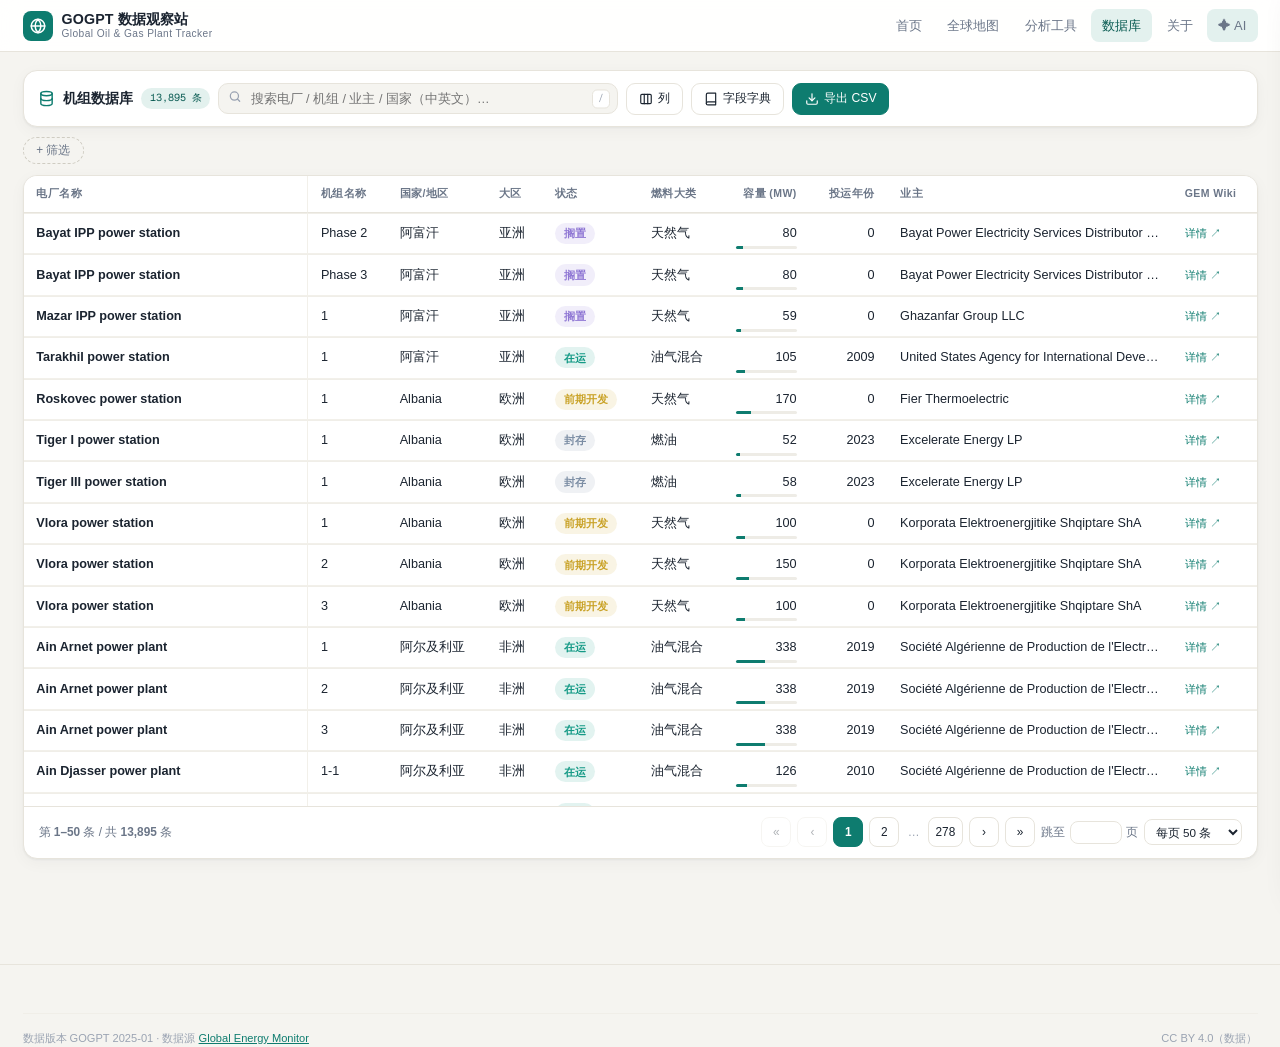
<file: data.html>
﻿<!-- Generated by Trae Work -->
<!DOCTYPE html>
<html lang="zh-CN">
<head>
<meta charset="UTF-8">
<meta name="viewport" content="width=device-width, initial-scale=1.0">
<title>数据库 · GOGPT 数据观察站</title>
<meta name="description" content="全球油气电厂机组数据库：13,895 条记录，支持全列排序、多选筛选、列定制、行详情与 CSV 导出。">
<link rel="stylesheet" href="assets/layout.css?v=5">
</head>
<body>
<div class="wrap" style="padding-top:1.2rem">

<div class="db-toolbar">
  <div class="db-title">
    <svg viewBox="0 0 24 24" fill="none" stroke="currentColor" stroke-width="2" stroke-linecap="round" stroke-linejoin="round"><ellipse cx="12" cy="5" rx="8" ry="3"/><path d="M4 5v14c0 1.7 3.6 3 8 3s8-1.3 8-3V5"/><path d="M4 12c0 1.7 3.6 3 8 3s8-1.3 8-3"/></svg>
    机组数据库 <span class="cnt" id="db-total"></span>
  </div>
  <div class="db-search">
    <span class="ic"><svg width="14" height="14" viewBox="0 0 24 24" fill="none" stroke="currentColor" stroke-width="2.2" stroke-linecap="round"><circle cx="11" cy="11" r="7"/><path d="m20 20-3.5-3.5"/></svg></span>
    <input type="text" id="db-q" placeholder="搜索电厂 / 机组 / 业主 / 国家（中英文）…">
    <kbd>/</kbd>
  </div>
  <button class="tbtn" id="btn-cols" title="显示 / 隐藏列、调整顺序">
    <svg viewBox="0 0 24 24" fill="none" stroke="currentColor" stroke-width="2" stroke-linecap="round"><rect x="3" y="4" width="18" height="16" rx="2"/><path d="M9 4v16M15 4v16"/></svg>列
  </button>
  <button class="tbtn" id="btn-dict" title="字段说明">
    <svg viewBox="0 0 24 24" fill="none" stroke="currentColor" stroke-width="2" stroke-linecap="round" stroke-linejoin="round"><path d="M4 19.5A2.5 2.5 0 0 1 6.5 17H20"/><path d="M6.5 2H20v20H6.5A2.5 2.5 0 0 1 4 19.5v-15A2.5 2.5 0 0 1 6.5 2z"/></svg>字段字典
  </button>
  <button class="tbtn primary" id="btn-export">
    <svg viewBox="0 0 24 24" fill="none" stroke="currentColor" stroke-width="2" stroke-linecap="round" stroke-linejoin="round"><path d="M21 15v4a2 2 0 0 1-2 2H5a2 2 0 0 1-2-2v-4"/><path d="m7 10 5 5 5-5"/><path d="M12 15V3"/></svg>导出 CSV
  </button>
</div>

<div class="db-chips" id="db-chips"></div>

<div class="db-shell">
  <div class="db-scroll" id="db-scroll">
    <table class="db-table">
      <thead><tr id="thead"></tr></thead>
      <tbody id="tbody"></tbody>
    </table>
  </div>
  <div class="db-pager" id="db-pager"></div>
</div>

<div class="drawer-mask" id="dict-mask"></div>
<aside class="dict-drawer" id="dict-drawer">
  <button class="dd-close" id="dict-close">✕</button>
  <h3>字段字典</h3>
  <div class="dd-sub">GOGPT 原始数据集共 21 个字段，本站展示其中 12 个核心字段，其余字段可在飞书数据库中查看。</div>
  <div id="dict-body"></div>
</aside>

</div>
<script src="assets/data.js"></script>
<script src="assets/site.js?v=2"></script>
<script src="assets/ai2.js?v=2"></script>
<script>
(function() {
  'use strict';
  var S = window.SITE, RAW = window.GOGPT_DATA;

  /* ===== 列定义（k = 数据下标） ===== */
  var COLS = {
    0:  { name: '电厂名称' },
    1:  { name: '机组名称' },
    2:  { name: '国家/地区', fmt: function(r) { return S.cnCountry(r[2]); } },
    3:  { name: '大区' },
    4:  { name: '状态', badge: true },
    5:  { name: '燃料大类' },
    6:  { name: '容量 (MW)', num: true, bar: true },
    7:  { name: '纬度', num: true, hide: true },
    8:  { name: '经度', num: true, hide: true },
    9:  { name: '投运年份', num: true },
    10: { name: '业主' },
    11: { name: 'GEM Wiki', link: true }
  };
  var ORDER = [0, 1, 2, 3, 4, 5, 6, 9, 10, 11, 7, 8];
  var NUMCOLS = [6, 9, 7, 8];

  /* ===== 筛选维度 ===== */
  var regions = [], fuels = [];
  RAW.forEach(function(r) {
    if (regions.indexOf(r[3]) < 0) regions.push(r[3]);
    if (fuels.indexOf(r[5]) < 0) fuels.push(r[5]);
  });
  regions.sort();
  var FDIMS = {
    region: { name: '大区', opts: regions, color: function(v) { return '#0e7c6f'; } },
    status: { name: '状态', opts: S.STATUS_ORDER, color: function(v) { return S.STATUS_COLOR[v] || '#9aa3b2'; } },
    fuel:   { name: '燃料', opts: S.FUEL_ORDER.filter(function(f) { return fuels.indexOf(f) >= 0; }), color: function() { return '#c47a12'; } }
  };

  /* ===== 状态 ===== */
  var qs = new URLSearchParams(location.search);
  var st = {
    q: qs.get('q') || qs.get('kw') || qs.get('country') || '',
    filters: {
      region: qs.get('region') ? qs.get('region').split(',') : [],
      status: qs.get('status') ? qs.get('status').split(',') : [],
      fuel: qs.get('fuel') ? qs.get('fuel').split(',') : []
    },
    sort: null, sortDir: 0,
    page: Math.max(1, +qs.get('page') || 1),
    size: +qs.get('size') || 50,
    expanded: null
  };
  var sp = qs.get('sort');
  if (sp && /^(\d+):(-?1)$/.test(sp)) { st.sort = +sp.split(':')[0]; st.sortDir = +sp.split(':')[1]; }
  var filtered = RAW.slice();

  document.getElementById('db-total').textContent = RAW.length.toLocaleString() + ' 条';
  document.getElementById('db-q').value = st.q;

  /* ===== URL 同步 ===== */
  function syncUrl() {
    var q = new URLSearchParams();
    if (st.q) q.set('q', st.q);
    ['region', 'status', 'fuel'].forEach(function(d) { if (st.filters[d].length) q.set(d, st.filters[d].join(',')); });
    if (st.sort && st.sortDir) q.set('sort', st.sort + ':' + st.sortDir);
    if (st.page > 1) q.set('page', st.page);
    if (st.size !== 50) q.set('size', st.size);
    var s = q.toString();
    history.replaceState(null, '', s ? '?' + s : location.pathname);
  }

  /* ===== 筛选 + 排序 ===== */
  function applyAll() {
    var qq = st.q.trim().toLowerCase();
    filtered = RAW.filter(function(r) {
      if (st.filters.region.length && st.filters.region.indexOf(r[3]) < 0) return false;
      if (st.filters.status.length && st.filters.status.indexOf(r[4]) < 0) return false;
      if (st.filters.fuel.length && st.filters.fuel.indexOf(r[5]) < 0) return false;
      if (qq) {
        var hay = (r[0] + ' ' + r[1] + ' ' + r[10] + ' ' + r[2] + ' ' + S.cnCountry(r[2])).toLowerCase();
        if (hay.indexOf(qq) < 0) return false;
      }
      return true;
    });
    if (st.sort != null && st.sortDir) {
      var c = st.sort, isNum = NUMCOLS.indexOf(c) >= 0;
      filtered.sort(function(a, b) {
        var va = a[c], vb = b[c];
        if (va === vb) return 0;
        if (va == null || va === '') return 1;
        if (vb == null || vb === '') return -1;
        if (isNum) return (va - vb) * st.sortDir;
        return String(va) < String(vb) ? -st.sortDir : st.sortDir;
      });
    }
  }

  /* ===== 表格渲染 ===== */
  function visibleCols() { return ORDER.filter(function(k) { return !COLS[k].hide; }); }

  function renderHead() {
    document.getElementById('thead').innerHTML = visibleCols().map(function(k) {
      var c = COLS[k];
      var arr = st.sort === k && st.sortDir ? '<span class="arr">' + (st.sortDir === 1 ? '▲' : '▼') + '</span>' : '';
      return '<th data-k="' + k + '"' + (c.num ? ' class="num"' : '') + ' title="' + S.esc(c.name) + '">' + S.esc(c.name) + arr + '</th>';
    }).join('');
  }

  function rowHtml(r, maxCap) {
    var rid = r[0] + '|' + r[1];
    var tds = visibleCols().map(function(k) {
      var c = COLS[k], v = r[k];
      if (c.badge) {
        var sc = S.STATUS_COLOR[v] || '#9aa3b2';
        return '<td><span class="badge" style="background:' + sc + '1f;color:' + sc + '">' + v + '</span></td>';
      }
      if (c.bar) {
        var p = maxCap ? Math.max(2, Math.round(v / maxCap * 100)) : 0;
        return '<td class="num"><span class="minibar" style="--p:' + p + '%">' + v.toLocaleString() + '</span></td>';
      }
      if (c.link) return '<td>' + (v ? '<a class="b-wiki" href="' + v + '" target="_blank" rel="noopener">详情 ↗</a>' : '') + '</td>';
      if (c.fmt) return '<td>' + S.esc(c.fmt(r)) + '</td>';
      var txt = v == null ? '' : String(v);
      return '<td' + (c.num ? ' class="num"' : '') + ' title="' + S.esc(txt) + '">' + S.esc(txt) + '</td>';
    }).join('');
    var on = st.expanded === rid ? ' on' : '';
    var html = '<tr class="rrow' + on + '" data-id="' + S.esc(rid) + '">' + tds + '</tr>';
    if (st.expanded === rid) html += detailHtml(r);
    return html;
  }

  function detailHtml(r) {
    var e = S.esc;
    var FIELDS = [
      ['电厂名称', e(r[0])], ['机组名称', e(r[1])], ['国家/地区', e(S.cnCountry(r[2]))], ['大区', e(r[3])],
      ['状态', null], ['燃料大类', e(r[5])], ['容量 (MW)', r[6] ? r[6].toLocaleString() : ''],
      ['投运年份', r[9] || ''], ['业主', e(r[10])],
      ['纬度', r[7] != null ? (+r[7]).toFixed(4) : ''], ['经度', r[8] != null ? (+r[8]).toFixed(4) : ''],
      ['GEM Wiki', r[11] ? '<a href="' + e(r[11]) + '" target="_blank" rel="noopener">在 GEM Wiki 查看机组档案 ↗</a>' : '']
    ];
    var sc = S.STATUS_COLOR[r[4]] || '#9aa3b2';
    var cells = FIELDS.map(function(f) {
      var v = f[0] === '状态' ? '<span class="badge" style="background:' + sc + '1f;color:' + sc + '">' + e(r[4]) + '</span>' : f[1];
      return '<div class="d-item"><div class="dl">' + f[0] + '</div><div class="dv">' + v + '</div></div>';
    }).join('');
    return '<tr class="detail-row"><td colspan="99"><div class="detail-head"><span class="dh-name">' + e(r[0]) + ' · ' + e(r[1]) + '</span></div><div class="detail-grid">' + cells + '</div></td></tr>';
  }

  function renderRows() {
    var total = filtered.length;
    var pages = Math.max(1, Math.ceil(total / st.size));
    if (st.page > pages) st.page = pages;
    var start = (st.page - 1) * st.size;
    var rows = filtered.slice(start, start + st.size);
    var maxCap = 0;
    rows.forEach(function(r) { if (r[6] > maxCap) maxCap = r[6]; });
    var tb = document.getElementById('tbody');
    if (!total) {
      tb.innerHTML = '<tr><td colspan="99"><div class="db-empty"><div class="big">🔍</div>没有符合条件的记录<br>试试放宽筛选条件，或<button class="btn" id="empty-reset" style="margin-left:0.4rem">清除全部筛选</button></div></td></tr>';
      var er = document.getElementById('empty-reset');
      if (er) er.addEventListener('click', clearAll);
    } else {
      tb.innerHTML = rows.map(function(r) { return rowHtml(r, maxCap); }).join('');
    }
    Array.prototype.forEach.call(tb.querySelectorAll('tr.rrow'), function(tr) {
      tr.addEventListener('click', function(e) {
        if (e.target.closest('a')) return;
        var id = tr.getAttribute('data-id');
        st.expanded = st.expanded === id ? null : id;
        renderRows();
      });
    });
  }

  /* ===== 分页器 ===== */
  function pageList(cur, pages) {
    var set = [1, pages, cur - 1, cur, cur + 1];
    var arr = [];
    set.forEach(function(p) { if (p >= 1 && p <= pages && arr.indexOf(p) < 0) arr.push(p); });
    arr.sort(function(a, b) { return a - b; });
    var out = [];
    for (var i = 0; i < arr.length; i++) {
      if (i && arr[i] - arr[i - 1] > 1) out.push('…');
      out.push(arr[i]);
    }
    return out;
  }

  function renderPager() {
    var total = filtered.length;
    var pages = Math.max(1, Math.ceil(total / st.size));
    var from = total ? (st.page - 1) * st.size + 1 : 0;
    var to = Math.min(total, st.page * st.size);
    var nums = pageList(st.page, pages).map(function(p) {
      if (p === '…') return '<span class="pg-dots">…</span>';
      return '<button class="pg-btn' + (p === st.page ? ' on' : '') + '" data-p="' + p + '">' + p + '</button>';
    }).join('');
    document.getElementById('db-pager').innerHTML =
      '<span class="pg-info">第 <b>' + from.toLocaleString() + '–' + to.toLocaleString() + '</b> 条 / 共 <b>' + total.toLocaleString() + '</b> 条' +
      (total !== RAW.length ? '（全库 ' + RAW.length.toLocaleString() + '）' : '') + '</span>' +
      '<button class="pg-btn" data-p="1"' + (st.page <= 1 ? ' disabled' : '') + '>«</button>' +
      '<button class="pg-btn" data-p="' + (st.page - 1) + '"' + (st.page <= 1 ? ' disabled' : '') + '>‹</button>' +
      nums +
      '<button class="pg-btn" data-p="' + (st.page + 1) + '"' + (st.page >= pages ? ' disabled' : '') + '>›</button>' +
      '<button class="pg-btn" data-p="' + pages + '"' + (st.page >= pages ? ' disabled' : '') + '>»</button>' +
      '<span class="jump">跳至 <input type="number" min="1" max="' + pages + '" id="pg-jump"> 页</span>' +
      '<select id="pg-size">' + [25, 50, 100, 200].map(function(n) {
        return '<option value="' + n + '"' + (n === st.size ? ' selected' : '') + '>每页 ' + n + ' 条</option>';
      }).join('') + '</select>';
    Array.prototype.forEach.call(document.querySelectorAll('#db-pager .pg-btn[data-p]'), function(b) {
      b.addEventListener('click', function() {
        var p = +b.getAttribute('data-p');
        if (p >= 1 && p <= pages && p !== st.page) { st.page = p; refresh(); }
      });
    });
    var jp = document.getElementById('pg-jump');
    jp.addEventListener('keydown', function(e) {
      if (e.key === 'Enter') {
        var p = Math.min(pages, Math.max(1, +jp.value || 1));
        if (p !== st.page) { st.page = p; refresh(); }
        jp.blur();
      }
    });
    document.getElementById('pg-size').addEventListener('change', function() {
      st.size = +this.value; st.page = 1; refresh();
    });
  }

  /* ===== 筛选标签片 ===== */
  function renderChips() {
    var el = document.getElementById('db-chips');
    var html = '';
    Object.keys(FDIMS).forEach(function(d) {
      var vals = st.filters[d];
      if (!vals.length) return;
      var def = FDIMS[d];
      html += '<span class="fchip" data-dim="' + d + '">' +
        '<span class="fd">' + def.name + '</span>' +
        '<span class="fv fvc" data-act="edit">' + S.esc(vals.join('、')) + '</span>' +
        '<span class="fx" data-act="del" title="移除">✕</span></span>';
    });
    if (html) html += '<button class="addchip" style="border-style:solid;border-color:var(--rule);background:var(--card);box-shadow:var(--shadow)" data-act="reset">重置</button>';
    html += '<button class="addchip" id="add-filter">+ 筛选</button>';
    if (!html) html = '<button class="addchip" id="add-filter">+ 筛选</button>';
    el.innerHTML = html;
    Array.prototype.forEach.call(el.querySelectorAll('.fchip'), function(chip) {
      chip.querySelector('[data-act=edit]').addEventListener('click', function(e) {
        e.stopPropagation();
        openValuePop(chip.getAttribute('data-dim'), this);
      });
      chip.querySelector('[data-act=del]').addEventListener('click', function(e) {
        e.stopPropagation();
        st.filters[chip.getAttribute('data-dim')] = [];
        st.page = 1; refresh();
      });
    });
    var rst = el.querySelector('[data-act=reset]');
    if (rst) rst.addEventListener('click', clearAll);
    document.getElementById('add-filter').addEventListener('click', function(e) {
      e.stopPropagation();
      openDimPop(this);
    });
  }

  function clearAll() {
    st.filters = { region: [], status: [], fuel: [] };
    st.q = ''; document.getElementById('db-q').value = '';
    st.page = 1; st.expanded = null; refresh();
  }

  /* ===== 弹出面板 ===== */
  var popEl = null;
  function closePop() { if (popEl) { popEl.remove(); popEl = null; } }
  function showPop(anchor, html) {
    closePop();
    popEl = document.createElement('div');
    popEl.className = 'pop';
    popEl.innerHTML = html;
    document.body.appendChild(popEl);
    var r = anchor.getBoundingClientRect();
    var w = popEl.offsetWidth, h = popEl.offsetHeight;
    var x = Math.min(r.left, window.innerWidth - w - 12);
    var y = r.bottom + 6;
    if (y + h > window.innerHeight - 10) y = Math.max(10, r.top - h - 6);
    popEl.style.left = Math.max(10, x) + 'px';
    popEl.style.top = y + 'px';
    popEl.addEventListener('click', function(e) { e.stopPropagation(); });
  }

  function openDimPop(anchor) {
    var html = '<h5>添加筛选维度</h5>' + Object.keys(FDIMS).filter(function(d) { return !st.filters[d].length; }).map(function(d) {
      return '<div class="pop-item" data-dim="' + d + '"><span class="sw" style="background:' + FDIMS[d].color('') + '"></span>' + FDIMS[d].name + '</div>';
    }).join('');
    if (html === '<h5>添加筛选维度</h5>') html += '<div class="pop-item" style="color:var(--muted)">所有维度均已添加</div>';
    showPop(anchor, html);
    Array.prototype.forEach.call(popEl.querySelectorAll('[data-dim]'), function(item) {
      item.addEventListener('click', function() {
        openValuePop(item.getAttribute('data-dim'), anchor);
      });
    });
  }

  function openValuePop(dim, anchor) {
    var def = FDIMS[dim];
    function build() {
      return '<h5>选择' + def.name + '（可多选）</h5>' + def.opts.map(function(v) {
        var ck = st.filters[dim].indexOf(v) >= 0 ? ' checked' : '';
        return '<label class="pop-item" data-v="' + S.esc(v) + '"><input type="checkbox"' + ck + '><span class="sw" style="background:' + def.color(v) + '"></span>' + S.esc(v) + '</label>';
      }).join('') +
      '<div class="pop-foot"><button data-a="all">全选</button><button data-a="clear">清空</button><button data-a="done">完成</button></div>';
    }
    showPop(anchor, build());
    function sync() { st.page = 1; refresh(); }
    popEl.addEventListener('change', function(e) {
      var lab = e.target.closest('.pop-item');
      if (!lab) return;
      var v = lab.getAttribute('data-v'), i = st.filters[dim].indexOf(v);
      if (e.target.checked && i < 0) st.filters[dim].push(v);
      if (!e.target.checked && i >= 0) st.filters[dim].splice(i, 1);
      sync();
    });
    popEl.addEventListener('click', function(e) {
      var a = e.target.getAttribute && e.target.getAttribute('data-a');
      if (!a) return;
      if (a === 'all') { st.filters[dim] = def.opts.slice(); sync(); popEl.innerHTML = build(); }
      if (a === 'clear') { st.filters[dim] = []; sync(); popEl.innerHTML = build(); }
      if (a === 'done') { closePop(); }
    });
  }

  function openColsPop(anchor) {
    function build() {
      return '<h5>列设置（勾选显示 · 箭头调序）</h5>' + ORDER.map(function(k, i) {
        var c = COLS[k];
        return '<div class="pop-item"><input type="checkbox" data-k="' + k + '"' + (c.hide ? '' : ' checked') + '><span>' + S.esc(c.name) + '</span>' +
          '<span class="px"><button data-mv="-1" data-i="' + i + '"' + (i === 0 ? ' disabled' : '') + '>↑</button><button data-mv="1" data-i="' + i + '"' + (i === ORDER.length - 1 ? ' disabled' : '') + '>↓</button></span></div>';
      }).join('');
    }
    showPop(anchor, build());
    popEl.addEventListener('change', function(e) {
      var k = e.target.getAttribute && e.target.getAttribute('data-k');
      if (k != null) {
        COLS[k].hide = !e.target.checked;
        renderHead(); renderRows();
      }
    });
    popEl.addEventListener('click', function(e) {
      var mv = e.target.getAttribute && e.target.getAttribute('data-mv');
      if (!mv) return;
      var i = +e.target.getAttribute('data-i'), j = i + (+mv);
      if (j < 0 || j >= ORDER.length) return;
      var t = ORDER[i]; ORDER[i] = ORDER[j]; ORDER[j] = t;
      popEl.innerHTML = build();
      renderHead(); renderRows();
    });
  }

  /* ===== 字段字典抽屉 ===== */
  var DICT = [
    ['电厂名称 / 机组名称', 'GEM 登记的电厂与机组名称（英文）'],
    ['国家/地区 · 大区 · 省/州 · 城市', '电厂所在地理位置；大区分为亚洲/美洲/欧洲/非洲/大洋洲'],
    ['状态', '在运 / 在建 / 前期开发 / 已宣布 / 搁置 / 取消 / 封存 / 退役（译自 GEM 8 级状态）'],
    ['燃料大类', '由 GEM 燃料明细派生：天然气 / 油气混合 / 燃油 / 工业副产气 / 掺氢/其他'],
    ['容量MW', '机组额定装机容量，单位兆瓦'],
    ['投运年份 / 退役年份', '机组投运与退役年份；部分老机组年份缺失'],
    ['技术类型', '燃机技术（如联合循环 GTCC、简单循环等）'],
    ['业主 / 运营商 / 母公司', '项目股权与运营主体'],
    ['纬度 / 经度', 'WGS84 坐标；地图页据此上图'],
    ['GEM Wiki链接', '每条机组在 GEM Wiki 的详情页']
  ];
  document.getElementById('dict-body').innerHTML = DICT.map(function(d) {
    return '<div class="dd-item"><b>' + d[0] + '</b><p>' + d[1] + '</p></div>';
  }).join('');
  var drawer = document.getElementById('dict-drawer'), dmask = document.getElementById('dict-mask');
  document.getElementById('btn-dict').addEventListener('click', function() { drawer.classList.add('open'); dmask.classList.add('show'); });
  function closeDrawer() { drawer.classList.remove('open'); dmask.classList.remove('show'); }
  document.getElementById('dict-close').addEventListener('click', closeDrawer);
  dmask.addEventListener('click', closeDrawer);

  /* ===== 事件绑定 ===== */
  document.getElementById('thead').addEventListener('click', function(e) {
    var th = e.target.closest('th');
    if (!th) return;
    var k = +th.getAttribute('data-k');
    if (st.sort === k) { st.sortDir = st.sortDir === 1 ? -1 : (st.sortDir === -1 ? 0 : 1); if (!st.sortDir) st.sort = null; }
    else { st.sort = k; st.sortDir = NUMCOLS.indexOf(k) >= 0 ? -1 : 1; }
    refresh();
  });

  var debSearch = S.debounce(function() { st.q = document.getElementById('db-q').value; st.page = 1; refresh(); }, 250);
  document.getElementById('db-q').addEventListener('input', debSearch);

  document.getElementById('btn-cols').addEventListener('click', function(e) {
    e.stopPropagation();
    var anchor = this;
    if (popEl && popEl.dataset.kind === 'cols') return closePop();
    openColsPop(anchor);
    popEl.dataset.kind = 'cols';
  });

  document.getElementById('btn-export').addEventListener('click', function() {
    var header = ['电厂名称', '机组名称', '国家/地区', '大区', '状态', '燃料大类', '容量MW', '投运年份', '业主', 'GEM Wiki链接'];
    function csvCell(v) {
      v = String(v == null ? '' : v);
      return /[",\n]/.test(v) ? '"' + v.replace(/"/g, '""') + '"' : v;
    }
    var lines = [header.join(',')];
    filtered.forEach(function(r) {
      lines.push([r[0], r[1], r[2], r[3], r[4], r[5], r[6], r[9] || '', r[10], r[11] || ''].map(csvCell).join(','));
    });
    var blob = new Blob(['\ufeff' + lines.join('\n')], { type: 'text/csv;charset=utf-8' });
    var a = document.createElement('a');
    a.href = URL.createObjectURL(blob);
    a.download = 'gogpt-' + S.VERSION + '-筛选导出.csv';
    a.click();
    URL.revokeObjectURL(a.href);
  });

  document.addEventListener('click', function(e) {
    if (popEl && !popEl.contains(e.target)) {
      var inChip = e.target.closest && e.target.closest('.fchip, #add-filter, #btn-cols');
      if (!inChip) closePop();
    }
  });
  document.addEventListener('keydown', function(e) {
    if (e.key === '/' && !/INPUT|TEXTAREA|SELECT/.test(document.activeElement.tagName)) {
      e.preventDefault();
      document.getElementById('db-q').focus();
    }
    if (e.key === 'Escape') { closePop(); closeDrawer(); }
  });

  /* ===== 刷新 ===== */
  function refresh() {
    applyAll();
    renderChips();
    renderHead();
    renderRows();
    renderPager();
    syncUrl();
  }
  refresh();
})();
</script>
</body>
</html>
</file>
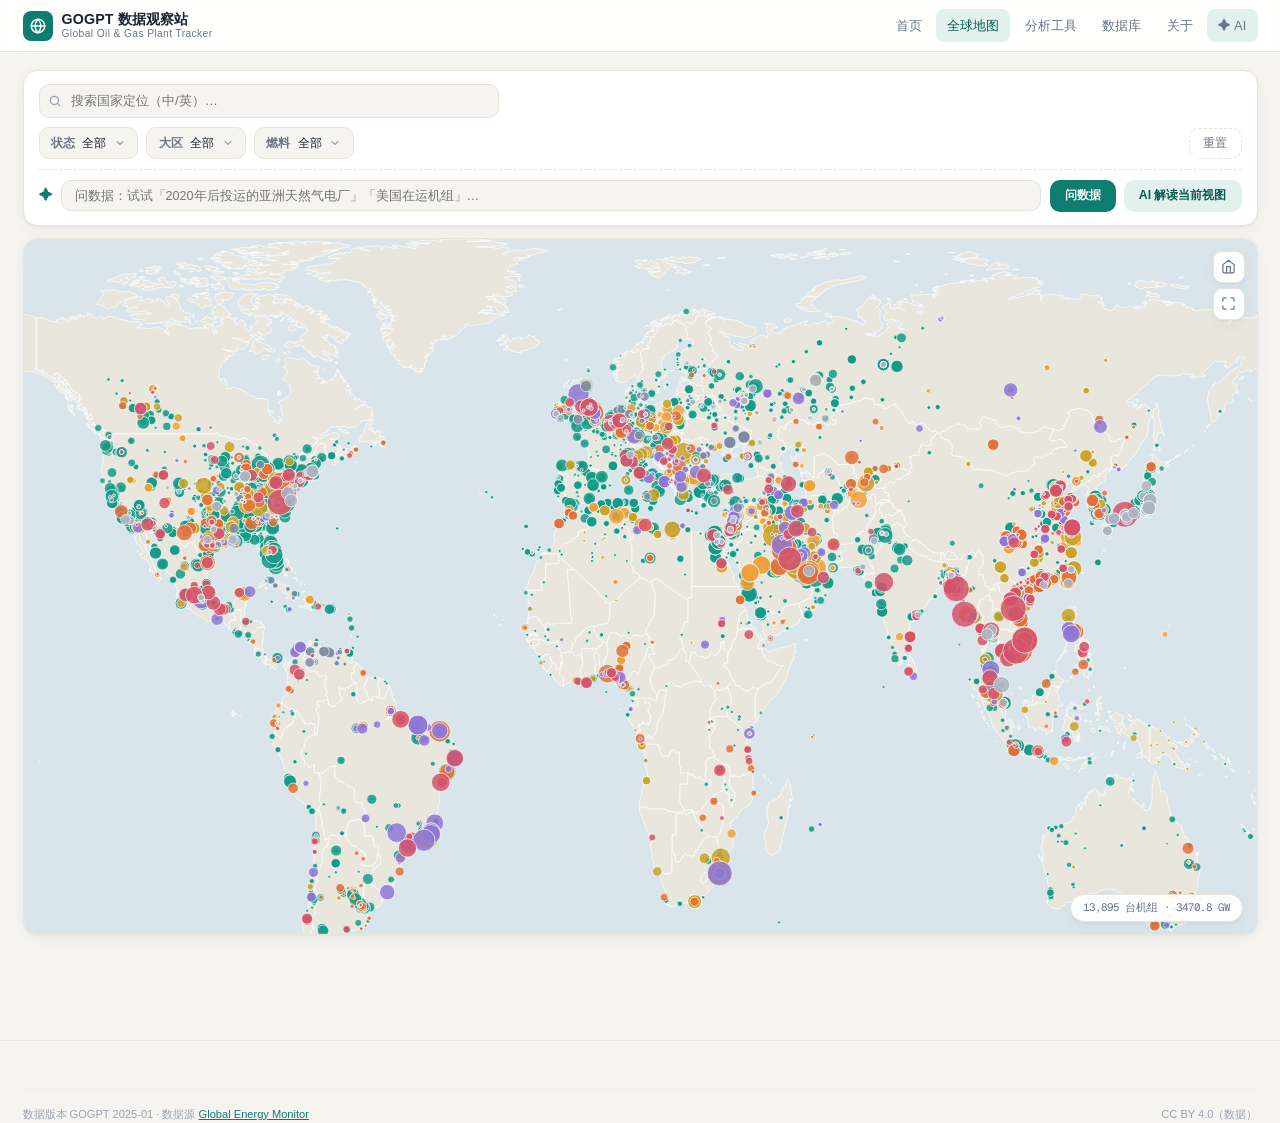
<file: map.html>
﻿<!-- Generated by Trae Work -->
<!DOCTYPE html>
<html lang="zh-CN">
<head>
<meta charset="UTF-8">
<meta name="viewport" content="width=device-width, initial-scale=1.0">
<title>全球地图 · GOGPT 数据观察站</title>
<meta name="description" content="全球 13,895 台油气发电机组逐一上图：按状态着色、按容量定大小，支持国家搜索定位、多维多选筛选与全屏浏览。">
<link rel="stylesheet" href="assets/layout.css?v=5">
</head>
<body>
<div class="wrap" style="padding-top:1.2rem">

<div class="map-topbar">
  <div class="map-search">
    <span class="ic"><svg width="14" height="14" viewBox="0 0 24 24" fill="none" stroke="currentColor" stroke-width="2.2" stroke-linecap="round"><circle cx="11" cy="11" r="7"/><path d="m20 20-3.5-3.5"/></svg></span>
    <input type="text" id="cty-search" placeholder="搜索国家定位（中/英）…" autocomplete="off">
    <div class="map-sug" id="cty-sug"></div>
  </div>
  <div class="map-drops">
    <div class="msel" id="ms-status"></div>
    <div class="msel" id="ms-region"></div>
    <div class="msel" id="ms-fuel"></div>
    <span class="drop-spring"></span>
    <button class="ms-reset" id="f-reset">重置</button>
  </div>
  <div class="map-ai">
    <span class="ai-ic">✦</span>
    <input type="text" id="ai-q" placeholder="问数据：试试「2020年后投运的亚洲天然气电厂」「美国在运机组」…" autocomplete="off">
    <button class="ai-btn" id="ai-ask">问数据</button>
    <button class="ai-btn ghost" id="ai-read">AI 解读当前视图</button>
  </div>
  <div class="ai-note" id="ai-note"></div>
</div>

<div class="map-panel" id="map-panel">
  <div id="chart-map"></div>
  <div class="map-ctl">
    <button id="btn-home" title="复位视角"><svg viewBox="0 0 24 24" fill="none" stroke="currentColor" stroke-width="2" stroke-linecap="round" stroke-linejoin="round"><path d="m3 9 9-7 9 7v11a2 2 0 0 1-2 2H5a2 2 0 0 1-2-2z"/><path d="M9 22V12h6v10"/></svg></button>
    <button id="btn-fs" title="全屏"><svg viewBox="0 0 24 24" fill="none" stroke="currentColor" stroke-width="2" stroke-linecap="round" stroke-linejoin="round"><path d="M8 3H5a2 2 0 0 0-2 2v3M21 8V5a2 2 0 0 0-2-2h-3M3 16v3a2 2 0 0 0 2 2h3M16 21h3a2 2 0 0 0 2-2v-3"/></svg></button>
  </div>
  <div class="map-badge" id="map-badge"></div>
  <div class="ai-panel" id="ai-panel">
    <div class="ai-panel-head"><span class="t">✦ AI 智能解读</span><button class="ai-x" id="ai-panel-close">×</button></div>
    <div class="ai-panel-body" id="ai-panel-body"></div>
    <div class="ai-panel-foot">由 Kimi 基于当前筛选结果的统计摘要生成，仅供参考</div>
  </div>
  <div class="detail-card" id="detail-card">
    <button class="dc-close" id="dc-close">×</button>
    <h4 id="dc-name"></h4>
    <div class="dc-sub" id="dc-sub"></div>
    <div class="dc-grid" id="dc-grid"></div>
    <a class="dc-link" id="dc-link" target="_blank" rel="noopener" style="display:none">GEM Wiki 详情 →</a>
  </div>
</div>

</div>
<script src="./_shared/js/echarts.min.js"></script>
<script src="assets/world.js"></script>
<script src="assets/data.js"></script>
<script src="assets/site.js?v=2"></script>
<script src="assets/ai2.js?v=2"></script>
<script>
(function() {
  'use strict';
  var S = window.SITE, RAW = window.GOGPT_DATA;
  var params = S.getParams();
  var state = {
    statuses: params.status.filter(function(st) { return S.STATUS_ORDER.indexOf(st) >= 0; }),
    regions: [], fuels: [], country: params.country || '',
    yearMin: 0, yearMax: 0
  };

  /* ===== 候选项 ===== */
  var regionCnt = {}, fuelCnt = {};
  RAW.forEach(function(r) {
    regionCnt[r[3]] = (regionCnt[r[3]] || 0) + 1;
    fuelCnt[r[5]] = (fuelCnt[r[5]] || 0) + 1;
  });
  var REGION_ITEMS = Object.keys(regionCnt).sort().map(function(v) { return { v: v, label: v, n: regionCnt[v] }; });
  var FUEL_ITEMS = S.FUEL_ORDER.filter(function(f) { return fuelCnt[f]; }).map(function(f) { return { v: f, label: f, n: fuelCnt[f] }; });
  var STATUS_ITEMS = S.STATUS_ORDER.map(function(st) { return { v: st, label: st, n: (S.filterRows(RAW, { status: [st] })).length, color: S.STATUS_COLOR[st] }; });
  if (params.region) {
    var rs = params.region.split(',').filter(function(v) { return regionCnt[v]; });
    if (rs.length && rs.length !== REGION_ITEMS.length) state.regions = rs;
  }
  if (params.fuel) {
    var fs = params.fuel.split(',').filter(function(v) { return fuelCnt[v]; });
    if (fs.length && fs.length !== FUEL_ITEMS.length) state.fuels = fs;
  }

  /* ===== 多选下拉组件 ===== */
  var CHEV = '<svg class="msel-chev" viewBox="0 0 24 24" fill="none" stroke="currentColor" stroke-width="2.2" stroke-linecap="round" stroke-linejoin="round"><path d="m6 9 6 6 6-6"/></svg>';
  var CHECK = '<svg viewBox="0 0 24 24" fill="none" stroke="currentColor" stroke-width="3" stroke-linecap="round" stroke-linejoin="round"><path d="M20 6 9 17l-5-5"/></svg>';
  var mselInstances = [];
  function closeAllMsel() { mselInstances.forEach(function(m) { m.close(); }); }
  function createMsel(mountId, title, items, initial, onChange) {
    var root = document.getElementById(mountId);
    var sel = initial.slice();
    root.innerHTML =
      '<button type="button" class="msel-btn"><span class="msel-t">' + title + '</span><span class="msel-sum"></span>' + CHEV + '</button>' +
      '<div class="msel-panel"><div class="ms-list"></div>' +
      '<div class="ms-foot"><button type="button" data-a="all">全选</button><span style="flex:1"></span><button type="button" data-a="clear">清空</button></div></div>';
    var btn = root.querySelector('.msel-btn'), list = root.querySelector('.ms-list'), sum = root.querySelector('.msel-sum');
    function isAll() { return sel.length === 0 || sel.length === items.length; }
    function renderSum() {
      if (isAll()) { sum.textContent = '全部'; root.classList.remove('has-sel'); return; }
      var names = sel.map(function(v) {
        for (var i = 0; i < items.length; i++) if (items[i].v === v) return items[i].label;
        return v;
      });
      var t = names.slice(0, 2).join('、');
      if (names.length > 2) t += ' +' + (names.length - 2);
      sum.textContent = t; root.classList.add('has-sel');
    }
    function renderList() {
      list.innerHTML = items.map(function(it) {
        var on = sel.indexOf(it.v) >= 0;
        return '<div class="ms-item' + (on ? ' on' : '') + '" data-v="' + S.esc(it.v) + '">' +
          (it.color ? '<span class="ms-dot" style="--dot:' + it.color + '"></span>' : '') +
          '<span class="ms-name">' + S.esc(it.label) + '</span>' +
          '<span class="ms-n">' + it.n.toLocaleString() + '</span>' +
          '<span class="ms-ck">' + CHECK + '</span></div>';
      }).join('');
      Array.prototype.forEach.call(list.querySelectorAll('.ms-item'), function(el) {
        el.addEventListener('click', function(e) {
          e.stopPropagation();
          var v = el.getAttribute('data-v'), i = sel.indexOf(v);
          if (i >= 0) sel.splice(i, 1); else sel.push(v);
          renderList(); renderSum(); onChange(sel.slice());
        });
      });
    }
    btn.addEventListener('click', function(e) {
      e.stopPropagation();
      var open = root.classList.contains('open');
      closeAllMsel();
      if (!open) root.classList.add('open');
    });
    Array.prototype.forEach.call(root.querySelectorAll('.ms-foot button'), function(b) {
      b.addEventListener('click', function(e) {
        e.stopPropagation();
        sel = b.getAttribute('data-a') === 'all' ? items.map(function(it) { return it.v; }) : [];
        renderList(); renderSum(); onChange(sel.slice());
      });
    });
    var api = {
      get: function() { return sel.slice(); },
      set: function(arr) { sel = arr.slice(); renderList(); renderSum(); },
      close: function() { root.classList.remove('open'); }
    };
    mselInstances.push(api);
    renderList(); renderSum();
    return api;
  }
  var mStatus = createMsel('ms-status', '状态', STATUS_ITEMS, state.statuses, function(v) { state.statuses = v; applyFilter(); });
  var mRegion = createMsel('ms-region', '大区', REGION_ITEMS, state.regions, function(v) { state.regions = v; applyFilter(); });
  var mFuel = createMsel('ms-fuel', '燃料', FUEL_ITEMS, state.fuels, function(v) { state.fuels = v; applyFilter(); });
  document.addEventListener('click', closeAllMsel);
  document.addEventListener('keydown', function(e) { if (e.key === 'Escape') closeAllMsel(); });
  document.getElementById('f-reset').addEventListener('click', function() {
    state = { statuses: [], regions: [], fuels: [], country: '', yearMin: 0, yearMax: 0 };
    mStatus.set([]); mRegion.set([]); mFuel.set([]);
    document.getElementById('cty-search').value = '';
    hideAiNote();
    homeView(); applyFilter();
  });

  /* ===== 国家索引（搜索建议 + 定位） ===== */
  var CTY = {};
  RAW.forEach(function(r) {
    if (!r[7] || !r[8]) return;
    var c = CTY[r[2]];
    if (!c) c = CTY[r[2]] = { en: r[2], cn: S.cnCountry(r[2]), units: 0, lngs: [], lats: [] };
    c.units++;
    if (c.lngs.length < 400) { c.lngs.push(r[8]); c.lats.push(r[7]); }
  });
  function ctyView(en) {
    var c = CTY[en]; if (!c) return null;
    var span = function(a) { return Math.max.apply(null, a) - Math.min.apply(null, a); };
    var s = Math.max(span(c.lngs), span(c.lats) * 1.6);
    var zoom = s < 6 ? 7 : s < 14 ? 5.5 : s < 30 ? 4 : s < 60 ? 3 : 2.2;
    return {
      center: [(Math.min.apply(null, c.lngs) + Math.max.apply(null, c.lngs)) / 2,
               (Math.min.apply(null, c.lats) + Math.max.apply(null, c.lats)) / 2],
      zoom: zoom
    };
  }

  /* ===== 地图 ===== */
  echarts.registerMap('world', window.WORLD_GEOJSON);
  var map = echarts.init(document.getElementById('chart-map'));
  var resizeT = null;
  window.addEventListener('resize', function() { clearTimeout(resizeT); resizeT = setTimeout(function() { map.resize(); }, 120); });
  document.addEventListener('fullscreenchange', function() { setTimeout(function() { map.resize(); }, 80); });
  var filtered = RAW;
  var DEF_VIEW = { center: [12, 22], zoom: 1.18 };
  var curView = { center: DEF_VIEW.center.slice(), zoom: DEF_VIEW.zoom };

  function renderMap() {
    var series = S.STATUS_ORDER.map(function(st) {
      var pts = [];
      filtered.forEach(function(r) {
        if (r[4] === st && r[7] && r[8]) pts.push({ name: r[0], value: [r[8], r[7], r[6]], row: r });
      });
      pts.sort(function(a, b) { return a.value[2] - b.value[2]; }); // 小点先渲染，大点在上层
      return {
        name: st, type: 'scatter', coordinateSystem: 'geo', data: pts,
        symbolSize: function(v) { return Math.max(3, Math.min(26, Math.sqrt(v[2]) / 2.3)); },
        itemStyle: { color: S.STATUS_COLOR[st], opacity: 0.85, borderColor: '#ffffff', borderWidth: 0.8 },
        emphasis: { itemStyle: { opacity: 1 } },
        z: 3
      };
    });
    map.setOption({
      animation: false,
      backgroundColor: '#d9e5ea',
      tooltip: Object.assign({}, S.EC.tooltip, {
        formatter: function(p) {
          var r = p.data.row;
          return '<b>' + r[0] + '</b> · ' + r[1] + '<br/>' + S.cnCountry(r[2]) + ' · ' + r[4] +
            '<br/>容量 ' + r[6].toLocaleString() + ' MW · ' + r[5] + (r[9] ? '<br/>投运 ' + r[9] : '');
        }
      }),
      legend: { show: false },
      geo: {
        map: 'world', roam: true, zoom: curView.zoom, center: curView.center,
        top: 14, bottom: 14, left: 14, right: 14,
        scaleLimit: { min: 0.9, max: 14 },
        itemStyle: { areaColor: '#e9e6dd', borderColor: '#ffffff', borderWidth: 0.7 },
        emphasis: { itemStyle: { areaColor: '#e3e8e2', borderColor: '#9fb8ad', borderWidth: 1 }, label: { show: false } },
        select: { disabled: true }
      },
      series: series
    }, { notMerge: true });
  }
  map.on('georoam', function() {
    var opt = map.getOption();
    if (opt.geo && opt.geo[0]) curView = { center: opt.geo[0].center, zoom: opt.geo[0].zoom };
  });
  function flyTo(view) {
    curView = { center: view.center.slice(), zoom: view.zoom };
    map.setOption({ geo: { center: curView.center, zoom: curView.zoom } });
  }
  function homeView() { flyTo(DEF_VIEW); }
  document.getElementById('btn-home').addEventListener('click', homeView);
  document.getElementById('btn-fs').addEventListener('click', function() {
    var p = document.getElementById('map-panel');
    if (document.fullscreenElement) document.exitFullscreen();
    else if (p.requestFullscreen) p.requestFullscreen();
  });

  /* ===== 点击散点 → 详情卡 ===== */
  map.on('click', function(p) {
    if (!p.data || !p.data.row) return;
    var r = p.data.row, e = S.esc;
    document.getElementById('dc-name').textContent = r[0];
    document.getElementById('dc-sub').textContent = S.cnCountry(r[2]) + ' · ' + r[3] + ' · 机组 ' + r[1];
    var stColor = S.STATUS_COLOR[r[4]] || '#9aa3b2';
    document.getElementById('dc-grid').innerHTML =
      '<div class="k">状态</div><div class="v"><span class="badge" style="background:' + stColor + '1f;color:' + stColor + '">' + r[4] + '</span></div>' +
      '<div class="k">容量</div><div class="v">' + r[6].toLocaleString() + ' MW</div>' +
      '<div class="k">燃料</div><div class="v">' + e(r[5]) + '</div>' +
      '<div class="k">投运年份</div><div class="v">' + (r[9] || '—') + '</div>' +
      '<div class="k">业主</div><div class="v" style="font-family:inherit">' + (r[10] ? e(r[10]) : '—') + '</div>' +
      '<div class="k">坐标</div><div class="v">' + (+r[7]).toFixed(2) + ', ' + (+r[8]).toFixed(2) + '</div>';
    var link = document.getElementById('dc-link');
    if (r[11]) { link.href = r[11]; link.style.display = 'inline-block'; }
    else link.style.display = 'none';
    document.getElementById('detail-card').classList.add('show');
  });
  document.getElementById('dc-close').addEventListener('click', function() {
    document.getElementById('detail-card').classList.remove('show');
  });

  /* ===== 搜索定位 ===== */
  var sugEl = document.getElementById('cty-sug'), qEl = document.getElementById('cty-search');
  function sugMatches(q) {
    q = q.trim().toLowerCase();
    if (!q) return [];
    var out = [];
    Object.keys(CTY).forEach(function(en) {
      var c = CTY[en];
      if (en.toLowerCase().indexOf(q) >= 0 || c.cn.toLowerCase().indexOf(q) >= 0) out.push(c);
    });
    out.sort(function(a, b) { return b.units - a.units; });
    return out.slice(0, 8);
  }
  qEl.addEventListener('input', function() {
    var ms = sugMatches(qEl.value);
    if (!ms.length) { sugEl.classList.remove('show'); return; }
    sugEl.innerHTML = ms.map(function(c, i) {
      return '<div class="sg-item' + (i === 0 ? ' sel' : '') + '" data-en="' + S.esc(c.en) + '"><span>' + S.esc(c.cn) + ' <span style="color:var(--faint);font-size:0.74rem">' + S.esc(c.en) + '</span></span><span class="sg-n">' + c.units.toLocaleString() + ' 台</span></div>';
    }).join('');
    sugEl.classList.add('show');
    Array.prototype.forEach.call(sugEl.querySelectorAll('.sg-item'), function(el) {
      el.addEventListener('mousedown', function(ev) { ev.preventDefault(); pickCty(el.getAttribute('data-en')); });
    });
  });
  qEl.addEventListener('keydown', function(e) {
    if (e.key !== 'Enter') return;
    var sel = sugEl.querySelector('.sg-item.sel');
    if (sel) pickCty(sel.getAttribute('data-en'));
  });
  qEl.addEventListener('blur', function() { setTimeout(function() { sugEl.classList.remove('show'); }, 180); });
  function pickCty(en) {
    state.country = en;
    qEl.value = CTY[en] ? CTY[en].cn : en;
    sugEl.classList.remove('show');
    applyFilter();
    var v = ctyView(en);
    if (v) flyTo(v);
  }

  /* ===== 徽标 + URL 同步 + 主流程 ===== */
  function renderBadge() {
    var cap = 0;
    filtered.forEach(function(r) { cap += r[6]; });
    document.getElementById('map-badge').textContent =
      filtered.length.toLocaleString() + ' 台机组 · ' + (cap / 1000).toFixed(1) + ' GW';
  }
  function syncUrl() {
    var q = new URLSearchParams();
    if (state.statuses.length && state.statuses.length !== S.STATUS_ORDER.length) q.set('status', state.statuses.join(','));
    if (state.regions.length && state.regions.length !== REGION_ITEMS.length) q.set('region', state.regions.join(','));
    if (state.fuels.length && state.fuels.length !== FUEL_ITEMS.length) q.set('fuel', state.fuels.join(','));
    if (state.country) q.set('country', state.country);
    var s = q.toString();
    history.replaceState(null, '', s ? '?' + s : location.pathname);
  }
  function applyFilter() {
    filtered = RAW.filter(function(r) {
      if (state.statuses.length && state.statuses.indexOf(r[4]) < 0) return false;
      if (state.regions.length && state.regions.indexOf(r[3]) < 0) return false;
      if (state.fuels.length && state.fuels.indexOf(r[5]) < 0) return false;
      if (state.country && r[2] !== state.country) return false;
      if (state.yearMin && (!r[9] || r[9] < state.yearMin)) return false;
      if (state.yearMax && (!r[9] || r[9] > state.yearMax)) return false;
      return true;
    });
    renderMap(); renderBadge(); syncUrl();
  }
  /* ===== AI 功能（Kimi） ===== */
  var AI = window.KIMI;
  var aiNoteEl = document.getElementById('ai-note');
  function showAiNote(html) { aiNoteEl.innerHTML = html; aiNoteEl.classList.add('show'); }
  function hideAiNote() { aiNoteEl.classList.remove('show'); }

  /* --- ① 问数据：自然语言 → 筛选条件 --- */
  var NL_SYS =
    '你是全球油气电厂数据库的筛选助手。数据库每台机组有以下可筛选维度：\n' +
    '- status（状态），只能取：' + S.STATUS_ORDER.join('、') + '\n' +
    '- region（大区），只能取：' + REGION_ITEMS.map(function(i) { return i.v; }).join('、') + '\n' +
    '- fuel（燃料），只能取：' + FUEL_ITEMS.map(function(i) { return i.v; }).join('、') + '\n' +
    '- country（国家，英文名，如 China、Japan、United States）\n' +
    '- 投运年份 yearMin / yearMax（整数年份）\n' +
    '用户用中文描述想看的机组，你把它翻译成筛选条件，只输出一个 JSON 对象，不要输出其他任何文字：\n' +
    '{"statuses":[],"regions":[],"fuels":[],"country":"","yearMin":0,"yearMax":0,"note":"用一句中文说明你的理解"}\n' +
    '规则：数组为空表示该维度不限制；yearMin/yearMax 为 0 表示不限；country 必须是英文名，不确定就留空；' +
    '「新建/开发中」通常指 在建、前期开发、已宣布 三种状态；「老机组」等无法用现有维度表达的条件在 note 里说明，不要编造字段。';

  var aiAsking = false;
  function aiAsk() {
    var q = document.getElementById('ai-q').value.trim();
    if (!q) { AI.toast('先输入想查的内容'); return; }
    if (aiAsking) return;
    aiAsking = true;
    var btn = document.getElementById('ai-ask');
    btn.disabled = true; btn.textContent = '思考中…';
    AI.chat(NL_SYS, q, { max_tokens: 1500 }, function(err, text) {
      aiAsking = false; btn.disabled = false; btn.textContent = '问数据';
      if (err) { showAiNote('<b>出错了：</b>' + S.esc(err.message)); return; }
      var j = AI.extractJSON(text);
      if (!j) { showAiNote('<b>没看懂 AI 的回答，请换个说法再试。'); return; }
      var ok = function(v, arr) { return arr.indexOf(v) >= 0; };
      state.statuses = (j.statuses || []).filter(function(v) { return ok(v, S.STATUS_ORDER); });
      state.regions = (j.regions || []).filter(function(v) { return ok(v, REGION_ITEMS.map(function(i) { return i.v; })); });
      state.fuels = (j.fuels || []).filter(function(v) { return ok(v, FUEL_ITEMS.map(function(i) { return i.v; })); });
      state.yearMin = (+j.yearMin) || 0;
      state.yearMax = (+j.yearMax) || 0;
      state.country = '';
      if (j.country) {
        var want = String(j.country).toLowerCase();
        Object.keys(CTY).forEach(function(en) {
          if (en.toLowerCase() === want || S.cnCountry(en) === j.country) state.country = en;
        });
      }
      mStatus.set(state.statuses); mRegion.set(state.regions); mFuel.set(state.fuels);
      document.getElementById('cty-search').value = state.country ? (CTY[state.country] ? CTY[state.country].cn : state.country) : '';
      applyFilter();
      if (state.country) { var v = ctyView(state.country); if (v) flyTo(v); }
      var cap = 0; filtered.forEach(function(r) { cap += r[6]; });
      var parts = [];
      if (state.statuses.length) parts.push('状态=' + state.statuses.join('/'));
      if (state.regions.length) parts.push('大区=' + state.regions.join('/'));
      if (state.fuels.length) parts.push('燃料=' + state.fuels.join('/'));
      if (state.country) parts.push('国家=' + S.cnCountry(state.country));
      if (state.yearMin || state.yearMax) parts.push('投运=' + (state.yearMin || '…') + '~' + (state.yearMax || '…'));
      showAiNote('<b>✦ ' + S.esc(j.note || '已按你的描述筛选') + '</b>　' +
        (parts.length ? S.esc(parts.join('，')) : '未加限制（全量）') +
        '　→　<b>' + filtered.length.toLocaleString() + '</b> 台机组 · ' + (cap / 1000).toFixed(1) + ' GW');
    });
  }
  document.getElementById('ai-ask').addEventListener('click', aiAsk);
  document.getElementById('ai-q').addEventListener('keydown', function(e) { if (e.key === 'Enter') aiAsk(); });

  /* --- ② AI 解读当前视图 --- */
  function filteredStats() {
    var cap = 0, byStatus = {}, byRegion = {}, byFuel = {}, byCty = {}, plants = {};
    filtered.forEach(function(r) {
      cap += r[6];
      var st = byStatus[r[4]] || (byStatus[r[4]] = { u: 0, c: 0 }); st.u++; st.c += r[6];
      var rg = byRegion[r[3]] || (byRegion[r[3]] = { u: 0, c: 0 }); rg.u++; rg.c += r[6];
      var f = byFuel[r[5]] || (byFuel[r[5]] = { u: 0, c: 0 }); f.u++; f.c += r[6];
      var ct = byCty[r[2]] || (byCty[r[2]] = { u: 0, c: 0 }); ct.u++; ct.c += r[6];
      plants[r[0]] = 1;
    });
    function top(obj, n, cn) {
      return Object.keys(obj).map(function(k) { return { k: cn ? S.cnCountry(k) : k, u: obj[k].u, g: +(obj[k].c / 1000).toFixed(1) }; })
        .sort(function(a, b) { return b.g - a.g; }).slice(0, n);
    }
    return {
      units: filtered.length, plants: Object.keys(plants).length, capGW: +(cap / 1000).toFixed(1),
      byStatus: top(byStatus, 8), byRegion: top(byRegion, 6), byFuel: top(byFuel, 5), topCountries: top(byCty, 10, true)
    };
  }
  function currentFilterDesc() {
    var d = [];
    if (state.statuses.length) d.push('状态=' + state.statuses.join('/'));
    if (state.regions.length) d.push('大区=' + state.regions.join('/'));
    if (state.fuels.length) d.push('燃料=' + state.fuels.join('/'));
    if (state.country) d.push('国家=' + S.cnCountry(state.country));
    if (state.yearMin || state.yearMax) d.push('投运年份=' + (state.yearMin || '…') + '~' + (state.yearMax || '…'));
    return d.length ? d.join('，') : '全量数据（无筛选）';
  }
  var READ_SYS =
    '你是能源行业分析师，熟悉全球油气发电格局。用户会给你一份全球油气电厂机组数据库某个筛选视图的统计摘要（JSON，容量单位 GW）。' +
    '请写 3 段中文解读（每段 2-3 句，总字数 ≤260 字）：第 1 段总体格局（规模、头部集中度），第 2 段结构特征（状态/燃料/区域的构成与含义），第 3 段一个值得关注的观察或趋势。' +
    '要求：基于给定数字说话，不编造数据之外的“事实”；可用 **加粗** 标记关键数字；直接输出正文段落，不要标题、不要列表、不要寒暄。';
  var aiReading = false;
  document.getElementById('ai-read').addEventListener('click', function() {
    if (aiReading) return;
    var panel = document.getElementById('ai-panel'), body = document.getElementById('ai-panel-body');
    panel.classList.add('show');
    body.innerHTML = '<span class="ai-dots"><i></i><i></i><i></i></span>';
    aiReading = true;
    var btn = document.getElementById('ai-read'); btn.disabled = true;
    var st = filteredStats();
    var userMsg = '筛选条件：' + currentFilterDesc() + '\n统计摘要：' + JSON.stringify(st);
    AI.chat(READ_SYS, userMsg, { max_tokens: 2000 }, function(err, text) {
      aiReading = false; btn.disabled = false;
      if (err) { body.innerHTML = '<p style="color:var(--c-cancelled)">出错了：' + S.esc(err.message) + '</p>'; return; }
      body.innerHTML = text.trim().split(/\n{2,}|\n/).filter(function(s) { return s.trim(); })
        .map(function(p) { return '<p>' + S.esc(p.trim()).replace(/\*\*(.+?)\*\*/g, '<b>$1</b>') + '</p>'; }).join('');
    });
  });
  document.getElementById('ai-panel-close').addEventListener('click', function() {
    document.getElementById('ai-panel').classList.remove('show');
  });

  applyFilter();
  if (state.country) {
    qEl.value = CTY[state.country] ? CTY[state.country].cn : state.country;
    var v0 = ctyView(state.country);
    if (v0) curView = { center: v0.center.slice(), zoom: v0.zoom };
    renderMap();
  }
})();
</script>
</body>
</html>
</file>
<file: assets/layout.css>
/* GOGPT 数据观察站 · 共享样式 */
@font-face { font-family: 'BigShoulders'; src: url('../_shared/fonts/BigShoulders-Bold.ttf'); font-weight: 700; }
@font-face { font-family: 'GeistMono'; src: url('../_shared/fonts/GeistMono-Regular.ttf'); }
:root {
  --bg: #f5f4f0;
  --card: #ffffff;
  --ink: #1b2430;
  --muted: #6b7688;
  --faint: #9aa3b2;
  --rule: #e7e4dc;
  --accent: #0e7c6f;
  --accent-ink: #0a5c53;
  --accent-soft: #e3f1ee;
  --amber: #c47a12;
  --c-operating: #159a86;
  --c-construction: #f0a13a;
  --c-pre: #c9a227;
  --c-announced: #e0713a;
  --c-shelved: #8f77d4;
  --c-cancelled: #d4536a;
  --c-mothballed: #7a8ca3;
  --c-retired: #aab4bf;
  --shadow: 0 1px 2px rgba(27,36,48,.05), 0 4px 16px rgba(27,36,48,.04);
  --shadow-lg: 0 4px 24px rgba(27,36,48,.10);
}
* { margin: 0; padding: 0; box-sizing: border-box; }
html { font-size: 15px; }
body {
  background: var(--bg); color: var(--ink);
  font-family: -apple-system, "PingFang SC", "Microsoft YaHei", "Segoe UI", sans-serif;
  line-height: 1.65; -webkit-font-smoothing: antialiased;
}
.wrap { max-width: 1440px; margin: 0 auto; padding: 0 1.5rem 4rem; }
a { color: var(--accent); }

/* ===== 顶部导航 ===== */
.topbar {
  position: sticky; top: 0; z-index: 60;
  background: rgba(255,255,255,.92); backdrop-filter: blur(10px);
  border-bottom: 1px solid var(--rule);
}
.topbar-inner {
  max-width: 1440px; margin: 0 auto; padding: 0.6rem 1.5rem;
  display: flex; align-items: center; gap: 1.2rem; flex-wrap: wrap;
}
.brand { display: flex; align-items: center; gap: 0.6rem; text-decoration: none; color: var(--ink); flex: none; }
.brand .mark {
  width: 30px; height: 30px; border-radius: 8px; background: var(--accent);
  display: flex; align-items: center; justify-content: center; flex: none;
}
.brand .mark svg { width: 18px; height: 18px; }
.brand .name { font-weight: 700; font-size: 0.95rem; letter-spacing: 0.01em; line-height: 1.2; }
.brand .name small { display: block; font-weight: 400; font-size: 0.68rem; color: var(--muted); letter-spacing: 0.04em; }
.ver-pill {
  font-family: 'GeistMono', monospace; font-size: 0.7rem; color: var(--accent-ink);
  background: var(--accent-soft); border-radius: 999px; padding: 0.16rem 0.65rem; white-space: nowrap;
}
.nav { display: flex; gap: 0.2rem; margin-left: auto; flex-wrap: wrap; }
.nav a {
  text-decoration: none; color: var(--muted); font-size: 0.86rem; font-weight: 500;
  padding: 0.4rem 0.75rem; border-radius: 8px; transition: color .15s, background .15s;
}
.nav a:hover { color: var(--ink); background: var(--bg); }
.nav a.active { color: var(--accent-ink); background: var(--accent-soft); }
.topbar .actions { display: flex; gap: 0.5rem; align-items: center; }
.btn {
  display: inline-flex; align-items: center; gap: 0.35rem;
  padding: 0.45rem 1rem; border-radius: 8px; font-size: 0.83rem; font-weight: 500;
  text-decoration: none; border: 1px solid var(--rule); color: var(--ink); background: var(--card);
  transition: border-color .15s, box-shadow .15s, background .15s; cursor: pointer;
}
.btn:hover { border-color: var(--accent); box-shadow: var(--shadow); }
.btn.primary { background: var(--accent); color: #fff; border-color: var(--accent); }
.btn.primary:hover { background: var(--accent-ink); }
.btn.big { padding: 0.7rem 1.5rem; font-size: 0.95rem; border-radius: 10px; }

/* ===== Hero ===== */
.hero { padding: 3.2rem 0 2rem; max-width: 60rem; }
.hero .overline {
  font-size: 0.76rem; font-weight: 700; letter-spacing: 0.16em; color: var(--accent);
  text-transform: uppercase; margin-bottom: 0.7rem;
}
.hero h1 { font-size: 2.9rem; font-weight: 800; letter-spacing: -0.02em; line-height: 1.18; }
.hero h1 em { font-style: normal; color: var(--accent); }
.hero .sub { color: var(--muted); font-size: 1.02rem; margin-top: 0.9rem; max-width: 46rem; }
.hero .cta { display: flex; gap: 0.7rem; margin-top: 1.5rem; flex-wrap: wrap; }
.page-head { padding: 2.2rem 0 1.4rem; }
.page-head .overline { font-size: 0.74rem; font-weight: 700; letter-spacing: 0.14em; color: var(--accent); text-transform: uppercase; margin-bottom: 0.4rem; }
.page-head h1 { font-size: 1.9rem; font-weight: 800; letter-spacing: -0.01em; }
.page-head .sub { color: var(--muted); font-size: 0.92rem; margin-top: 0.4rem; max-width: 52rem; }

/* ===== KPI 带 ===== */
.kpis { display: grid; grid-template-columns: repeat(5, 1fr); gap: 1rem; margin-bottom: 1.4rem; }
.kpi {
  background: var(--card); border: 1px solid var(--rule); border-radius: 14px;
  padding: 1rem 1.15rem 0.95rem; box-shadow: var(--shadow); position: relative; overflow: hidden;
}
.kpi::before {
  content: ''; position: absolute; left: 0; top: 0; bottom: 0; width: 3px;
  background: var(--kpi-color, var(--accent)); border-radius: 3px 0 0 3px;
}
.kpi .label { color: var(--muted); font-size: 0.78rem; font-weight: 500; }
.kpi .num {
  font-family: 'BigShoulders', sans-serif; font-weight: 700; font-size: 2.4rem;
  line-height: 1.15; color: var(--ink); letter-spacing: 0.01em; margin-top: 0.15rem;
}
.kpi .num .unit { font-size: 1.05rem; color: var(--faint); margin-left: 0.25rem; }
.kpi .delta { font-size: 0.75rem; color: var(--faint); margin-top: 0.1rem; }

/* ===== 章节标题 ===== */
.sec-head { display: flex; align-items: baseline; justify-content: space-between; gap: 1rem; margin: 2.4rem 0 1rem; flex-wrap: wrap; }
.sec-head h2 { font-size: 1.35rem; font-weight: 750; letter-spacing: -0.01em; }
.sec-head .hint { font-size: 0.78rem; color: var(--faint); }

/* ===== 卡片 / 图表 ===== */
figure.chart-figure {
  background: var(--card); border: 1px solid var(--rule); border-radius: 14px;
  padding: 1.05rem 1.15rem 0.9rem; margin: 0; box-shadow: var(--shadow);
}
figure.chart-figure figcaption { font-size: 0.92rem; font-weight: 650; }
figure.chart-figure .note { font-size: 0.76rem; color: var(--faint); margin-top: 0.1rem; margin-bottom: 0.35rem; }
.chart-grid { display: grid; grid-template-columns: 1fr 1fr; gap: 1.1rem; }
.chart-grid .full { grid-column: 1 / -1; }

/* ===== 洞察卡片（首页） ===== */
.insights { display: grid; grid-template-columns: repeat(3, 1fr); gap: 1.1rem; }
.insight {
  background: var(--card); border: 1px solid var(--rule); border-radius: 14px;
  padding: 1.3rem 1.3rem 1.1rem; box-shadow: var(--shadow); display: flex; flex-direction: column;
  transition: box-shadow .15s, transform .15s;
}
.insight:hover { box-shadow: var(--shadow-lg); transform: translateY(-2px); }
.insight .tag {
  font-size: 0.7rem; font-weight: 700; letter-spacing: 0.1em; color: var(--accent);
  text-transform: uppercase; margin-bottom: 0.5rem;
}
.insight h3 { font-size: 1.12rem; font-weight: 750; line-height: 1.35; margin-bottom: 0.5rem; }
.insight p { font-size: 0.85rem; color: var(--muted); margin-bottom: 0.8rem; }
.insight .mini-chart { height: 190px; margin: auto -0.2rem 0.6rem; }
.insight .go { font-size: 0.83rem; font-weight: 600; text-decoration: none; margin-top: auto; }
.insight .go::after { content: ' →'; }

/* ===== 入口卡片 ===== */
.entry-cards { display: grid; grid-template-columns: repeat(3, 1fr); gap: 1.1rem; }
.entry {
  position: relative; border-radius: 14px; padding: 1.5rem 1.4rem; text-decoration: none;
  border: 1px solid var(--rule); background: var(--card); color: var(--ink);
  box-shadow: var(--shadow); transition: box-shadow .15s, transform .15s; overflow: hidden;
}
.entry:hover { box-shadow: var(--shadow-lg); transform: translateY(-2px); border-color: var(--accent); }
.entry .icon {
  width: 38px; height: 38px; border-radius: 10px; background: var(--accent-soft);
  display: flex; align-items: center; justify-content: center; margin-bottom: 0.8rem;
}
.entry .icon svg { width: 20px; height: 20px; }
.entry h3 { font-size: 1.05rem; font-weight: 700; margin-bottom: 0.35rem; }
.entry p { font-size: 0.83rem; color: var(--muted); }

/* ===== 筛选栏（分析/数据库页） ===== */
.filterbar {
  position: sticky; top: 50px; z-index: 40;
  display: flex; flex-wrap: wrap; gap: 0.6rem; align-items: center;
  background: rgba(255,255,255,.94); backdrop-filter: blur(8px);
  border: 1px solid var(--rule); border-radius: 12px;
  padding: 0.65rem 0.9rem; margin-bottom: 1.2rem; box-shadow: var(--shadow);
}
.filterbar .f-label { font-size: 0.8rem; color: var(--muted); font-weight: 600; margin-right: 0.15rem; }
.filterbar select, .filterbar input[type="text"] {
  background: var(--bg); color: var(--ink); border: 1px solid var(--rule);
  border-radius: 8px; padding: 0.4rem 0.65rem; font-size: 0.84rem; outline: none; min-width: 126px;
  transition: border-color .15s, box-shadow .15s;
}
.filterbar select:focus, .filterbar input:focus { border-color: var(--accent); box-shadow: 0 0 0 3px var(--accent-soft); background: #fff; }
.filterbar .reset {
  background: transparent; color: var(--muted); border: 1px dashed var(--rule);
  border-radius: 8px; padding: 0.4rem 0.85rem; font-size: 0.8rem; cursor: pointer;
  transition: color .15s, border-color .15s;
}
.filterbar .reset:hover { color: var(--accent); border-color: var(--accent); }
.filterbar .count { margin-left: auto; font-size: 0.8rem; color: var(--muted); font-family: 'GeistMono', monospace; white-space: nowrap; }
.filterbar .count b { color: var(--accent); font-weight: 600; }

/* ===== 胶囊筛选（通用） ===== */
.chips { display: flex; flex-wrap: wrap; gap: 0.45rem; align-items: center; }
.chip {
  display: inline-flex; align-items: center; gap: 0.4rem;
  border: 1px solid var(--rule); background: var(--card); color: var(--muted);
  border-radius: 999px; padding: 0.3rem 0.8rem; font-size: 0.8rem; font-weight: 500;
  cursor: pointer; transition: all .15s; user-select: none;
}
.chip .dot { width: 8px; height: 8px; border-radius: 50%; background: var(--dot, var(--faint)); flex: none; }
.chip:hover { border-color: var(--accent); color: var(--ink); }
.chip.on { background: var(--ink); border-color: var(--ink); color: #fff; }
.chip .n { font-family: 'GeistMono', monospace; font-size: 0.72rem; opacity: .75; }

/* ===== 地图页 ===== */
.map-panel {
  background: var(--card); border: 1px solid var(--rule); border-radius: 14px;
  box-shadow: var(--shadow); overflow: hidden; position: relative;
}
#chart-map { width: 100%; height: calc(100vh - 205px); min-height: 560px; }
.detail-card {
  position: absolute; left: 14px; bottom: 14px; z-index: 10; width: 320px; max-width: calc(100% - 28px);
  background: rgba(255,255,255,.97); border: 1px solid var(--rule); border-radius: 12px;
  box-shadow: var(--shadow-lg); padding: 0.9rem 1rem; display: none;
}
.detail-card.show { display: block; }
.detail-card .dc-close {
  position: absolute; top: 8px; right: 10px; border: none; background: none;
  font-size: 1rem; color: var(--faint); cursor: pointer; line-height: 1;
}
.detail-card .dc-close:hover { color: var(--ink); }
.detail-card h4 { font-size: 0.92rem; font-weight: 700; margin-bottom: 0.15rem; padding-right: 1.2rem; }
.detail-card .dc-sub { font-size: 0.76rem; color: var(--faint); margin-bottom: 0.55rem; }
.detail-card .dc-grid { display: grid; grid-template-columns: 1fr 1fr; gap: 0.3rem 0.8rem; font-size: 0.8rem; }
.detail-card .dc-grid .k { color: var(--muted); }
.detail-card .dc-grid .v { font-weight: 550; text-align: right; font-family: 'GeistMono', monospace; font-size: 0.76rem; }
.detail-card .dc-link { display: inline-block; margin-top: 0.55rem; font-size: 0.78rem; font-weight: 600; text-decoration: none; }
.detail-card .dc-link:hover { text-decoration: underline; }

/* ===== 分析页章节 ===== */
.analysis-sec { margin-bottom: 1.2rem; }
.analysis-sec .prose { max-width: 52rem; margin-bottom: 0.8rem; }
.prose p { font-size: 0.9rem; color: var(--muted); margin-bottom: 0.5rem; }
.prose p b { color: var(--ink); }
.prose h3 { font-size: 1.05rem; font-weight: 700; margin-bottom: 0.4rem; }

/* ===== 表格 ===== */
.table-figure {
  background: var(--card); border: 1px solid var(--rule); border-radius: 14px;
  padding: 1.05rem 1.15rem; box-shadow: var(--shadow);
}
.table-figure figcaption { font-size: 0.92rem; font-weight: 650; margin-bottom: 0.6rem; }
.table-tools { display: flex; gap: 0.6rem; align-items: center; margin-bottom: 0.7rem; flex-wrap: wrap; }
.table-tools .spacer { flex: 1; }
.table-wrap { overflow: auto; max-height: 600px; border: 1px solid var(--rule); border-radius: 10px; }
table { width: 100%; border-collapse: collapse; font-size: 0.83rem; min-width: 1080px; }
thead th {
  position: sticky; top: 0; background: #faf9f5; color: var(--muted);
  text-align: left; padding: 0.55rem 0.7rem; font-weight: 600; white-space: nowrap; z-index: 2;
  border-bottom: 1px solid var(--rule); font-size: 0.78rem;
}
th.sortable { cursor: pointer; user-select: none; }
th.sortable:hover { color: var(--accent); }
th.sortable .arrow { font-size: 0.65rem; margin-left: 0.2rem; }
tbody td { padding: 0.45rem 0.7rem; border-top: 1px solid #f0eee8; white-space: nowrap; max-width: 260px; overflow: hidden; text-overflow: ellipsis; }
tbody tr:hover { background: #faf9f5; }
td.cap { font-family: 'GeistMono', monospace; text-align: right; font-size: 0.8rem; }
th.cap { text-align: right; }
.badge { display: inline-block; padding: 0.1rem 0.6rem; border-radius: 999px; font-size: 0.74rem; font-weight: 600; }
.b-wiki { color: var(--accent); text-decoration: none; font-weight: 500; }
.b-wiki:hover { text-decoration: underline; }
.pager { display: flex; align-items: center; gap: 0.8rem; margin-top: 0.75rem; font-size: 0.8rem; color: var(--muted); flex-wrap: wrap; }
.pager button {
  background: var(--card); color: var(--ink); border: 1px solid var(--rule); border-radius: 8px;
  padding: 0.35rem 0.9rem; cursor: pointer; font-size: 0.8rem; transition: border-color .15s;
}
.pager button:disabled { opacity: 0.4; cursor: default; }
.pager button:not(:disabled):hover { border-color: var(--accent); color: var(--accent); }
.pager .pageinfo { font-family: 'GeistMono', monospace; font-size: 0.78rem; }

/* ===== 字段字典 / 关于页 ===== */
details.dict {
  background: var(--card); border: 1px solid var(--rule); border-radius: 14px;
  padding: 1rem 1.2rem; box-shadow: var(--shadow); margin-top: 1.1rem;
}
details.dict summary { font-size: 0.9rem; font-weight: 650; cursor: pointer; }
details.dict .dict-body { margin-top: 0.8rem; }
.about-grid { display: grid; grid-template-columns: 1fr 1fr; gap: 1.1rem; align-items: start; }
.about-card {
  background: var(--card); border: 1px solid var(--rule); border-radius: 14px;
  padding: 1.3rem 1.3rem; box-shadow: var(--shadow);
}
.about-card h3 { font-size: 1rem; font-weight: 700; margin-bottom: 0.6rem; }
.about-card.full { grid-column: 1 / -1; }
.about-card p, .about-card li { font-size: 0.86rem; color: var(--muted); margin-bottom: 0.45rem; }
.about-card ul, .about-card ol { padding-left: 1.15rem; }
.about-card code {
  font-family: 'GeistMono', monospace; font-size: 0.78rem; background: var(--bg);
  padding: 0.08rem 0.4rem; border-radius: 5px; border: 1px solid var(--rule);
}
.mini-table { width: 100%; border-collapse: collapse; font-size: 0.82rem; min-width: 0; }
.mini-table th { text-align: left; color: var(--muted); font-weight: 600; padding: 0.4rem 0.6rem; border-bottom: 1px solid var(--rule); font-size: 0.76rem; }
.mini-table td { padding: 0.42rem 0.6rem; border-top: 1px solid #f0eee8; }

/* ===== 首页：OWID 式图文洞察流 ===== */
.scale-line { font-size: 0.95rem; color: var(--muted); margin-top: 1.1rem; }
.scale-line b { color: var(--ink); font-family: 'GeistMono', monospace; font-weight: 600; }
.insight-article {
  display: grid; grid-template-columns: 5fr 4fr; gap: 2.2rem; align-items: center;
  padding: 2.2rem 0; border-top: 1px solid var(--rule);
}
.insight-article:first-of-type { border-top: none; }
.insight-article.flip .ia-chart { order: 2; }
.insight-article .ia-chart { min-width: 0; }
.insight-article .ia-chart .chart-holder { height: 340px; }
.insight-article .ia-prose .tag {
  font-size: 0.7rem; font-weight: 700; letter-spacing: 0.1em; color: var(--accent);
  text-transform: uppercase; margin-bottom: 0.5rem;
}
.insight-article .ia-prose h3 { font-size: 1.5rem; font-weight: 800; letter-spacing: -0.01em; line-height: 1.3; margin-bottom: 0.7rem; }
.insight-article .ia-prose p { font-size: 0.92rem; color: var(--muted); margin-bottom: 0.6rem; }
.insight-article .ia-prose p b { color: var(--ink); }
.insight-article .ia-prose .go { display: inline-block; margin-top: 0.5rem; font-size: 0.86rem; font-weight: 600; text-decoration: none; }
.insight-article .ia-prose .go::after { content: ' →'; }
@media (max-width: 900px) {
  .insight-article, .insight-article.flip { grid-template-columns: 1fr; }
  .insight-article.flip .ia-chart { order: 0; }
}

/* ===== 分析工作台 v2 ===== */
.app-shell { display: grid; grid-template-columns: 292px minmax(0, 1fr); gap: 1.1rem; align-items: start; }
.side-config {
  position: sticky; top: 66px; max-height: calc(100vh - 84px); overflow-y: auto;
  background: var(--card); border: 1px solid var(--rule); border-radius: 14px;
  box-shadow: var(--shadow); padding: 1rem 1rem 1.2rem;
}
.cfg-sec { margin-bottom: 1.1rem; }
.cfg-sec > h4 {
  font-size: 0.72rem; font-weight: 700; letter-spacing: 0.08em; color: var(--muted);
  text-transform: uppercase; margin-bottom: 0.5rem;
  display: flex; justify-content: space-between; align-items: baseline; gap: 0.4rem;
}
.cfg-sec > h4 .mini { font-size: 0.68rem; letter-spacing: 0; text-transform: none; color: var(--faint); font-weight: 500; }
.chip-row { display: flex; flex-wrap: wrap; gap: 0.35rem; }
.f-chip {
  border: 1px solid var(--rule); background: var(--bg); color: var(--muted);
  border-radius: 8px; padding: 0.3rem 0.6rem; font-size: 0.78rem; cursor: pointer;
  transition: all .15s; user-select: none;
}
.f-chip:hover { border-color: var(--accent); color: var(--ink); }
.f-chip.on { background: var(--accent); border-color: var(--accent); color: #fff; }
.cfg-grid2 { display: grid; grid-template-columns: 1fr 1fr; gap: 0.45rem; }
.cfg-field label { font-size: 0.68rem; color: var(--muted); font-weight: 700; display: block; margin-bottom: 0.22rem; }
.cfg-field select {
  width: 100%; background: var(--bg); color: var(--ink); border: 1px solid var(--rule);
  border-radius: 8px; padding: 0.38rem 0.5rem; font-size: 0.8rem; outline: none;
}
.cfg-field select:focus { border-color: var(--accent); box-shadow: 0 0 0 3px var(--accent-soft); background: #fff; }
.btn-add { width: 100%; justify-content: center; margin-top: 0.6rem; }
.st-chips { display: flex; flex-wrap: wrap; gap: 0.3rem; }
.st-chip {
  display: inline-flex; align-items: center; gap: 0.3rem;
  border: 1px solid var(--rule); background: var(--card); color: var(--muted);
  border-radius: 999px; padding: 0.16rem 0.55rem; font-size: 0.72rem; cursor: pointer; user-select: none;
}
.st-chip .dot { width: 7px; height: 7px; border-radius: 50%; }
.st-chip.on { background: var(--ink); color: #fff; border-color: var(--ink); }
.cfg-input {
  width: 100%; background: var(--bg); border: 1px solid var(--rule); border-radius: 8px;
  padding: 0.38rem 0.55rem; font-size: 0.8rem; outline: none; color: var(--ink);
}
.cfg-input:focus { border-color: var(--accent); box-shadow: 0 0 0 3px var(--accent-soft); background: #fff; }
.tmpl-item, .saved-item {
  display: flex; justify-content: space-between; align-items: center; gap: 0.4rem;
  border: 1px solid var(--rule); border-radius: 10px; padding: 0.45rem 0.6rem;
  margin-bottom: 0.4rem; cursor: pointer; transition: border-color .15s; background: var(--card);
}
.tmpl-item:hover, .saved-item:hover { border-color: var(--accent); }
.tmpl-item .t-name { font-size: 0.8rem; font-weight: 600; }
.tmpl-item .t-desc { font-size: 0.7rem; color: var(--faint); }
.saved-item .s-name { font-size: 0.8rem; font-weight: 600; overflow: hidden; text-overflow: ellipsis; white-space: nowrap; }
.saved-item .s-time { font-size: 0.66rem; color: var(--faint); }
.saved-item .s-del { border: none; background: none; color: var(--faint); cursor: pointer; font-size: 0.8rem; padding: 0.1rem 0.25rem; flex: none; }
.saved-item .s-del:hover { color: #d4536a; }
.saved-empty { font-size: 0.74rem; color: var(--faint); padding: 0.2rem 0; }

.canvas-toolbar { display: flex; flex-wrap: wrap; gap: 0.6rem; align-items: center; margin-bottom: 0.9rem; }
.mode-tabs { display: inline-flex; background: var(--card); border: 1px solid var(--rule); border-radius: 10px; overflow: hidden; }
.mode-tabs button { border: none; background: none; padding: 0.42rem 0.95rem; font-size: 0.82rem; color: var(--muted); cursor: pointer; }
.mode-tabs button.on { background: var(--accent); color: #fff; }
.stats-bar {
  display: flex; flex-wrap: wrap; gap: 0.45rem 1.15rem; align-items: center;
  background: var(--card); border: 1px solid var(--rule); border-radius: 12px;
  padding: 0.6rem 1rem; margin-bottom: 0.9rem; box-shadow: var(--shadow);
}
.stat-item { display: flex; align-items: baseline; gap: 0.35rem; }
.stat-item .sl { font-size: 0.74rem; color: var(--muted); }
.stat-item .sv { font-family: 'GeistMono', monospace; font-size: 0.92rem; font-weight: 600; color: var(--ink); }
.toolbar-actions { display: flex; gap: 0.45rem; margin-left: auto; flex-wrap: wrap; align-items: center; }

.cards-grid { display: grid; grid-template-columns: repeat(auto-fill, minmax(440px, 1fr)); gap: 1.1rem; }
.ana-card {
  background: var(--card); border: 1px solid var(--rule); border-radius: 14px;
  box-shadow: var(--shadow); padding: 0.95rem 1.05rem 0.8rem;
  display: flex; flex-direction: column; min-width: 0;
}
.ana-card.full { grid-column: 1 / -1; }
.ac-head { display: flex; align-items: flex-start; gap: 0.5rem; margin-bottom: 0.3rem; }
.ac-title { flex: 1; min-width: 0; }
.ac-title h3 { font-size: 0.92rem; font-weight: 700; }
.ac-sub { font-size: 0.72rem; color: var(--faint); margin-top: 0.1rem; }
.ac-btns { display: flex; gap: 0.22rem; flex: none; }
.icon-btn {
  width: 26px; height: 26px; border: 1px solid var(--rule); background: var(--card);
  border-radius: 7px; cursor: pointer; color: var(--muted); font-size: 0.72rem;
  display: inline-flex; align-items: center; justify-content: center; transition: all .15s;
}
.icon-btn:hover { color: var(--accent); border-color: var(--accent); }
.icon-btn.danger:hover { color: #d4536a; border-color: #d4536a; }
.ac-bc { display: flex; flex-wrap: wrap; gap: 0.25rem; align-items: center; margin-bottom: 0.3rem; }
.bc-seg { font-size: 0.7rem; background: var(--accent-soft); color: var(--accent-ink); border: none; border-radius: 6px; padding: 0.14rem 0.5rem; cursor: pointer; }
.bc-sep { font-size: 0.7rem; color: var(--faint); }
.ac-chart { width: 100%; height: 340px; }
.ana-card.full .ac-chart { height: 520px; }
.ac-empty { height: 200px; display: flex; align-items: center; justify-content: center; color: var(--faint); font-size: 0.82rem; }
.canvas-empty {
  border: 1.5px dashed var(--rule); border-radius: 14px; padding: 2.2rem 1rem;
  text-align: center; color: var(--faint); font-size: 0.86rem;
}
.canvas-empty b { color: var(--muted); }

.ctx-menu {
  position: fixed; z-index: 200; background: #fff; border: 1px solid var(--rule);
  border-radius: 10px; box-shadow: var(--shadow-lg); padding: 0.3rem; min-width: 200px; display: none;
}
.ctx-menu.show { display: block; }
.ctx-menu .ctx-title { font-size: 0.7rem; color: var(--faint); padding: 0.25rem 0.5rem; }
.ctx-menu button {
  display: block; width: 100%; text-align: left; background: none; border: none;
  font-size: 0.8rem; color: var(--ink); padding: 0.35rem 0.55rem; border-radius: 7px; cursor: pointer;
}
.ctx-menu button:hover { background: var(--accent-soft); color: var(--accent-ink); }

.modal-backdrop {
  position: fixed; inset: 0; background: rgba(27,36,48,.42); z-index: 150;
  display: none; align-items: flex-start; justify-content: center; padding: 4vh 1rem;
}
.modal-backdrop.show { display: flex; }
.modal {
  background: #fff; border-radius: 14px; box-shadow: var(--shadow-lg);
  width: min(940px, 100%); max-height: 88vh; display: flex; flex-direction: column; overflow: hidden;
}
.modal-head { display: flex; align-items: center; gap: 0.6rem; padding: 0.85rem 1.1rem; border-bottom: 1px solid var(--rule); }
.modal-head h3 { font-size: 0.95rem; font-weight: 700; flex: 1; }
.modal-body { overflow: auto; padding: 0.8rem 1.1rem; }
.modal-foot { display: flex; gap: 0.5rem; align-items: center; padding: 0.7rem 1.1rem; border-top: 1px solid var(--rule); font-size: 0.78rem; color: var(--muted); }
.detail-table { width: 100%; border-collapse: collapse; font-size: 0.8rem; min-width: 760px; }
.detail-table th { position: sticky; top: 0; background: #faf9f5; text-align: left; padding: 0.45rem 0.6rem; font-weight: 600; color: var(--muted); border-bottom: 1px solid var(--rule); font-size: 0.75rem; }
.detail-table td { padding: 0.4rem 0.6rem; border-top: 1px solid #f0eee8; white-space: nowrap; }

.toast {
  position: fixed; left: 50%; bottom: 2rem; transform: translateX(-50%) translateY(20px);
  background: var(--ink); color: #fff; font-size: 0.82rem; border-radius: 10px;
  padding: 0.55rem 1.1rem; opacity: 0; pointer-events: none; transition: all .25s; z-index: 300;
}
.toast.show { opacity: 1; transform: translateX(-50%) translateY(0); }

/* ===== 透视表 ===== */
.pivot-panel { background: var(--card); border: 1px solid var(--rule); border-radius: 14px; box-shadow: var(--shadow); padding: 1rem 1.1rem; }
.pivot-ctl { display: flex; flex-wrap: wrap; gap: 0.8rem; align-items: flex-end; margin-bottom: 0.8rem; }
.pivot-wrap { overflow: auto; max-height: 640px; border: 1px solid var(--rule); border-radius: 10px; }
table.pivot-table { min-width: 0; }
table.pivot-table th { position: sticky; background: #faf9f5; z-index: 2; }
table.pivot-table thead th:first-child, table.pivot-table tbody th { position: sticky; left: 0; background: #faf9f5; z-index: 1; }
table.pivot-table thead th:first-child { z-index: 3; }
table.pivot-table td.cell { font-family: 'GeistMono', monospace; font-size: 0.76rem; text-align: right; cursor: pointer; }
table.pivot-table td.cell:hover { outline: 2px solid var(--accent); outline-offset: -2px; }
table.pivot-table tr.tot th, table.pivot-table td.tot { font-weight: 700; background: #faf9f5; }

@media (max-width: 1100px) {
  .app-shell { grid-template-columns: 1fr; }
  .side-config { position: static; max-height: none; }
  .cards-grid { grid-template-columns: 1fr; }
}

/* ===== 报告面板 ===== */
.report-panel {
  background: var(--card); border: 1px solid var(--rule); border-radius: 14px;
  box-shadow: var(--shadow); padding: 1.6rem 1.8rem; margin-top: 1.1rem; display: none;
}
.report-panel.show { display: block; }
.report-panel .rp-head { display: flex; align-items: center; justify-content: space-between; gap: 1rem; flex-wrap: wrap; margin-bottom: 1rem; padding-bottom: 0.9rem; border-bottom: 1px solid var(--rule); }
.report-panel .rp-head h3 { font-size: 1.05rem; font-weight: 750; }
.report-panel .rp-actions { display: flex; gap: 0.5rem; flex-wrap: wrap; }
.report-body { max-width: 56rem; }
.report-body h2 { font-size: 1.3rem; font-weight: 800; margin: 1.4rem 0 0.6rem; }
.report-body h2:first-child { margin-top: 0; }
.report-body h4 { font-size: 1rem; font-weight: 700; margin: 1.1rem 0 0.4rem; }
.report-body p { font-size: 0.9rem; color: var(--muted); margin-bottom: 0.55rem; }
.report-body p b { color: var(--ink); }
.report-body ul { padding-left: 1.2rem; margin-bottom: 0.6rem; }
.report-body li { font-size: 0.9rem; color: var(--muted); margin-bottom: 0.3rem; }
.report-body li b { color: var(--ink); }
.report-body table { min-width: 0; width: 100%; font-size: 0.84rem; margin: 0.5rem 0 0.8rem; }
.report-body .rp-chart-img { max-width: 100%; border: 1px solid var(--rule); border-radius: 10px; margin: 0.4rem 0 0.8rem; }
.report-body .rp-meta { font-size: 0.76rem; color: var(--faint); }

/* ===== 页脚 ===== */
footer.site-footer { margin-top: 3rem; border-top: 1px solid var(--rule); padding-top: 1.6rem; }
footer .foot-grid { display: grid; grid-template-columns: 2fr 1fr 1fr; gap: 2rem; }
footer h4 { font-size: 0.82rem; font-weight: 700; margin-bottom: 0.55rem; }
footer .foot-note { font-size: 0.8rem; color: var(--muted); max-width: 30rem; }
footer ul { list-style: none; }
footer ul li { margin-bottom: 0.35rem; }
footer ul a { font-size: 0.8rem; color: var(--muted); text-decoration: none; }
footer ul a:hover { color: var(--accent); }
footer .credit { margin-top: 1.6rem; padding-top: 1rem; border-top: 1px solid #f0eee8; font-size: 0.74rem; color: var(--faint); display: flex; justify-content: space-between; flex-wrap: wrap; gap: 0.5rem; }

@media (max-width: 1100px) {
  .insights, .entry-cards { grid-template-columns: 1fr; }
  .about-grid { grid-template-columns: 1fr; }
}
@media (max-width: 1000px) {
  .kpis { grid-template-columns: repeat(2, 1fr); }
  .chart-grid { grid-template-columns: 1fr; }
  .hero h1 { font-size: 2rem; }
  .filterbar { top: 0; position: static; }
  footer .foot-grid { grid-template-columns: 1fr; }
}

/* ===== 数据库页 v2 · 轻盈现代风 ===== */
.db-toolbar {
  display: flex; align-items: center; gap: 0.55rem; flex-wrap: wrap;
  background: var(--card); border: 1px solid var(--rule); border-radius: 14px;
  box-shadow: var(--shadow); padding: 0.75rem 0.95rem; margin-bottom: 0.7rem;
}
.db-title { display: flex; align-items: center; gap: 0.55rem; font-weight: 700; font-size: 0.93rem; white-space: nowrap; }
.db-title svg { width: 17px; height: 17px; color: var(--accent); flex: none; }
.db-title .cnt {
  font-family: 'GeistMono', monospace; font-size: 0.68rem; color: var(--accent-ink);
  background: var(--accent-soft); padding: 0.13rem 0.55rem; border-radius: 999px; font-weight: 400;
}
.db-search { position: relative; flex: 1; min-width: 200px; max-width: 400px; }
.db-search input {
  width: 100%; padding: 0.48rem 2.4rem 0.48rem 2.1rem; border: 1px solid var(--rule);
  border-radius: 10px; background: var(--bg); font-size: 0.84rem; color: var(--ink);
  transition: border-color .15s, background .15s, box-shadow .15s;
}
.db-search input:focus { outline: none; border-color: var(--accent); background: #fff; box-shadow: 0 0 0 3px var(--accent-soft); }
.db-search .ic { position: absolute; left: 0.68rem; top: 50%; transform: translateY(-50%); color: var(--faint); pointer-events: none; }
.db-search kbd {
  position: absolute; right: 0.55rem; top: 50%; transform: translateY(-50%);
  font-family: 'GeistMono', monospace; font-size: 0.64rem; color: var(--faint);
  border: 1px solid var(--rule); border-radius: 5px; padding: 0.04rem 0.34rem; background: var(--card); pointer-events: none;
}
.db-toolbar .tbtn {
  display: inline-flex; align-items: center; gap: 0.32rem; padding: 0.44rem 0.8rem;
  border-radius: 9px; border: 1px solid var(--rule); background: var(--card); color: var(--ink);
  font-size: 0.81rem; font-weight: 500; cursor: pointer; white-space: nowrap;
  transition: border-color .15s, background .15s;
}
.db-toolbar .tbtn:hover { border-color: var(--accent); background: #fbfaf7; }
.db-toolbar .tbtn.primary { background: var(--accent); border-color: var(--accent); color: #fff; }
.db-toolbar .tbtn.primary:hover { background: var(--accent-ink); }
.db-toolbar .tbtn svg { width: 14px; height: 14px; }

/* 筛选标签片 */
.db-chips { display: flex; align-items: center; gap: 0.45rem; flex-wrap: wrap; margin-bottom: 0.7rem; }
.fchip {
  display: inline-flex; align-items: center; gap: 0.35rem; background: var(--card);
  border: 1px solid var(--rule); border-radius: 999px; padding: 0.22rem 0.28rem 0.22rem 0.78rem;
  font-size: 0.79rem; box-shadow: var(--shadow); max-width: 100%;
}
.fchip .fd { color: var(--muted); white-space: nowrap; }
.fchip .fv {
  cursor: pointer; font-weight: 600; max-width: 300px; overflow: hidden; text-overflow: ellipsis; white-space: nowrap;
  border-radius: 6px; padding: 0.08rem 0.3rem; transition: background .12s;
}
.fchip .fv:hover { background: var(--bg); }
.fchip .fvc { color: var(--accent-ink); }
.fchip .fx {
  width: 21px; height: 21px; border-radius: 50%; display: inline-flex; align-items: center; justify-content: center;
  color: var(--muted); cursor: pointer; font-size: 0.72rem; flex: none; transition: background .12s, color .12s;
}
.fchip .fx:hover { background: #f3e3e6; color: #d4536a; }
.fchip input {
  border: none; background: transparent; font-size: 0.79rem; font-weight: 600; color: var(--ink);
  width: 130px; outline: none; padding: 0.08rem 0.15rem;
}
.addchip {
  display: inline-flex; align-items: center; gap: 0.3rem; padding: 0.3rem 0.85rem; border-radius: 999px;
  border: 1px dashed #cfccc2; background: transparent; color: var(--muted); font-size: 0.79rem; cursor: pointer;
  transition: border-color .15s, color .15s;
}
.addchip:hover { border-color: var(--accent); color: var(--accent-ink); }

/* 弹出面板（筛选值 / 列设置） */
.pop {
  position: fixed; z-index: 95; background: #fff; border: 1px solid var(--rule); border-radius: 12px;
  box-shadow: var(--shadow-lg); padding: 0.55rem; min-width: 190px; max-height: 350px; overflow: auto;
  animation: popIn .12s ease;
}
@keyframes popIn { from { opacity: 0; transform: translateY(-4px); } to { opacity: 1; transform: none; } }
.pop h5 { font-size: 0.68rem; font-weight: 700; color: var(--faint); letter-spacing: 0.05em; padding: 0.3rem 0.5rem; }
.pop-item {
  display: flex; align-items: center; gap: 0.5rem; padding: 0.38rem 0.5rem; border-radius: 8px;
  cursor: pointer; font-size: 0.82rem; user-select: none;
}
.pop-item:hover { background: var(--bg); }
.pop-item .sw { width: 9px; height: 9px; border-radius: 3px; flex: none; }
.pop-item .px { margin-left: auto; display: flex; gap: 0.15rem; }
.pop-item .px button {
  border: 1px solid var(--rule); background: var(--card); border-radius: 6px; width: 22px; height: 22px;
  cursor: pointer; font-size: 0.68rem; color: var(--muted); line-height: 1; display: inline-flex; align-items: center; justify-content: center;
}
.pop-item .px button:hover { border-color: var(--accent); color: var(--accent-ink); }
.pop-item input[type=checkbox] { accent-color: var(--accent); width: 14px; height: 14px; flex: none; }
.pop-foot { display: flex; justify-content: space-between; padding: 0.35rem 0.5rem 0.2rem; border-top: 1px solid #f0eee8; margin-top: 0.35rem; }
.pop-foot button { border: none; background: none; font-size: 0.76rem; color: var(--accent-ink); cursor: pointer; padding: 0.15rem 0.3rem; border-radius: 6px; }
.pop-foot button:hover { background: var(--accent-soft); }

/* 数据网格 */
.db-shell { background: var(--card); border: 1px solid var(--rule); border-radius: 14px; box-shadow: var(--shadow); overflow: hidden; }
.db-scroll { overflow: auto; max-height: calc(100vh - 270px); }
table.db-table { width: 100%; border-collapse: separate; border-spacing: 0; font-size: 0.845rem; }
.db-table th {
  position: sticky; top: 0; z-index: 5; background: #fff; text-align: left; white-space: nowrap;
  font-size: 0.7rem; letter-spacing: 0.04em; color: var(--muted); font-weight: 700;
  padding: 0.62rem 0.85rem; border-bottom: 1px solid var(--rule); cursor: pointer; user-select: none;
  transition: color .12s;
}
.db-table th:hover { color: var(--ink); }
.db-table th .arr { font-size: 0.66rem; margin-left: 0.25rem; color: var(--accent); }
.db-table th.num, .db-table td.num { text-align: right; font-variant-numeric: tabular-nums; }
.db-table td { padding: 0.6rem 0.85rem; border-bottom: 1px solid #f2f0ea; vertical-align: middle; }
.db-table tbody tr.rrow { cursor: pointer; transition: background .1s; }
.db-table tbody tr.rrow:hover td { background: #faf9f5; }
.db-table tbody tr.rrow.on td { background: var(--accent-soft); }
.db-table th:first-child, .db-table td:first-child {
  position: sticky; left: 0; z-index: 6; background: #fff; max-width: 300px; overflow: hidden; text-overflow: ellipsis; white-space: nowrap;
  border-right: 1px solid #f2f0ea; font-weight: 600;
}
.db-table th:first-child { z-index: 7; }
.db-table tbody tr.rrow:hover td:first-child { background: #faf9f5; }
.db-table tbody tr.rrow.on td:first-child { background: var(--accent-soft); }
.db-table .minibar { position: relative; display: block; }
.db-table .minibar::after {
  content: ''; position: absolute; left: 0; right: 0; bottom: -0.32rem; height: 3px; border-radius: 2px;
  background: linear-gradient(90deg, var(--accent) var(--p, 0%), #eeece6 var(--p, 0%));
}
.db-table .b-wiki { font-size: 0.76rem; }
tr.detail-row td { padding: 0; border-bottom: 1px solid var(--rule); background: #fbfaf7; }
.detail-grid { display: grid; grid-template-columns: repeat(auto-fill, minmax(230px, 1fr)); gap: 0.65rem 1.8rem; padding: 1rem 1.25rem 1.1rem; }
.d-item .dl { font-size: 0.66rem; color: var(--faint); font-weight: 700; letter-spacing: 0.05em; margin-bottom: 0.12rem; }
.d-item .dv { font-size: 0.85rem; word-break: break-word; }
.detail-head { display: flex; align-items: center; gap: 0.6rem; padding: 0.8rem 1.25rem 0; }
.detail-head .dh-name { font-weight: 700; font-size: 0.9rem; }
.detail-head .badge { flex: none; }

/* 分页器 */
.db-pager {
  display: flex; align-items: center; gap: 0.4rem; padding: 0.7rem 1rem; border-top: 1px solid var(--rule);
  flex-wrap: wrap; font-size: 0.79rem; color: var(--muted);
}
.db-pager .pg-info { margin-right: auto; }
.db-pager select {
  border: 1px solid var(--rule); border-radius: 8px; padding: 0.3rem 0.45rem; font-size: 0.78rem;
  background: var(--card); color: var(--ink); cursor: pointer;
}
.pg-btn {
  min-width: 30px; height: 30px; border-radius: 8px; border: 1px solid var(--rule); background: var(--card);
  cursor: pointer; font-size: 0.79rem; color: var(--ink); padding: 0 0.45rem;
  display: inline-flex; align-items: center; justify-content: center; transition: border-color .12s;
  font-variant-numeric: tabular-nums;
}
.pg-btn:hover:not(:disabled) { border-color: var(--accent); }
.pg-btn.on { background: var(--accent); color: #fff; border-color: var(--accent); font-weight: 600; }
.pg-btn:disabled { opacity: 0.35; cursor: default; }
.pg-dots { color: var(--faint); padding: 0 0.15rem; }
.db-pager .jump { display: inline-flex; align-items: center; gap: 0.3rem; }
.db-pager .jump input {
  width: 52px; border: 1px solid var(--rule); border-radius: 8px; padding: 0.28rem 0.4rem; font-size: 0.78rem;
  text-align: center; color: var(--ink);
}
.db-pager .jump input:focus { outline: none; border-color: var(--accent); }

/* 空状态 */
.db-empty { padding: 3.4rem 1rem; text-align: center; color: var(--muted); }
.db-empty .big { font-size: 1.6rem; margin-bottom: 0.4rem; }
.db-empty .btn { margin-top: 0.9rem; }

/* 字段字典抽屉 */
.drawer-mask { position: fixed; inset: 0; background: rgba(27,36,48,.28); z-index: 110; opacity: 0; pointer-events: none; transition: opacity .2s; }
.drawer-mask.show { opacity: 1; pointer-events: auto; }
.dict-drawer {
  position: fixed; top: 0; right: -440px; width: min(410px, 94vw); height: 100vh; background: #fff;
  border-left: 1px solid var(--rule); box-shadow: -10px 0 34px rgba(27,36,48,.14); z-index: 120;
  transition: right .25s ease; padding: 1.15rem 1.3rem; overflow: auto;
}
.dict-drawer.open { right: 0; }
.dict-drawer h3 { font-size: 1rem; margin-bottom: 0.2rem; }
.dict-drawer .dd-sub { font-size: 0.78rem; color: var(--muted); margin-bottom: 0.9rem; }
.dict-drawer .dd-close { position: absolute; top: 0.9rem; right: 1rem; border: 1px solid var(--rule); background: var(--card); border-radius: 8px; width: 28px; height: 28px; cursor: pointer; color: var(--muted); }
.dict-drawer .dd-item { padding: 0.6rem 0; border-bottom: 1px solid #f2f0ea; }
.dict-drawer .dd-item b { font-size: 0.84rem; display: block; }
.dict-drawer .dd-item p { font-size: 0.78rem; color: var(--muted); margin-top: 0.15rem; }

@media (max-width: 900px) {
  .db-scroll { max-height: 62vh; }
  .db-toolbar { gap: 0.45rem; }
  .db-search { order: 5; max-width: none; flex-basis: 100%; }
  .db-table td:first-child, .db-table th:first-child { max-width: 190px; }
}

/* ===== 地图页 v3：搜索 + 多选下拉 + 全宽地图 ===== */
.map-topbar {
  background: var(--card); border: 1px solid var(--rule); border-radius: 14px;
  box-shadow: var(--shadow); padding: 0.85rem 1rem; margin-bottom: 0.8rem;
}
.map-topbar .map-search { max-width: 460px; }
.map-topbar .map-search input {
  padding: 0.55rem 0.85rem 0.55rem 2.1rem; font-size: 0.88rem; border-radius: 10px;
}
.map-drops { display: flex; align-items: center; gap: 0.55rem; margin-top: 0.65rem; flex-wrap: wrap; }
.drop-spring { flex: 1; }
.ms-reset {
  background: transparent; color: var(--muted); border: 1px dashed var(--rule);
  border-radius: 10px; padding: 0.42rem 0.9rem; font-size: 0.8rem; cursor: pointer;
  transition: color .15s, border-color .15s;
}
.ms-reset:hover { color: var(--accent-ink); border-color: var(--accent); }
.map-search { position: relative; min-width: 170px; }
.map-search input {
  width: 100%; padding: 0.42rem 0.7rem 0.42rem 1.9rem; border: 1px solid var(--rule);
  border-radius: 9px; background: var(--bg); font-size: 0.82rem; color: var(--ink); outline: none;
  transition: border-color .15s, background .15s, box-shadow .15s;
}
.map-search input:focus { border-color: var(--accent); background: #fff; box-shadow: 0 0 0 3px var(--accent-soft); }
.map-search .ic { position: absolute; left: 0.6rem; top: 50%; transform: translateY(-50%); color: var(--faint); pointer-events: none; display: flex; }
.map-sug {
  position: absolute; top: calc(100% + 5px); left: 0; right: 0; z-index: 50; background: #fff;
  border: 1px solid var(--rule); border-radius: 10px; box-shadow: var(--shadow-lg);
  overflow: hidden; display: none;
}
.map-sug.show { display: block; }
.map-sug .sg-item { display: flex; align-items: center; justify-content: space-between; gap: 0.5rem; padding: 0.42rem 0.7rem; font-size: 0.82rem; cursor: pointer; }
.map-sug .sg-item:hover, .map-sug .sg-item.sel { background: var(--accent-soft); }
.map-sug .sg-item .sg-n { color: var(--faint); font-size: 0.72rem; font-family: 'GeistMono', monospace; }
.map-ctl {
  position: absolute; top: 12px; right: 12px; z-index: 20; display: flex; flex-direction: column; gap: 0.35rem;
}
.map-ctl button {
  width: 32px; height: 32px; border-radius: 9px; border: 1px solid var(--rule);
  background: rgba(255,255,255,.94); color: var(--muted); cursor: pointer; font-size: 0.85rem;
  display: flex; align-items: center; justify-content: center; box-shadow: var(--shadow);
  transition: color .15s, border-color .15s;
}
.map-ctl button:hover { color: var(--accent-ink); border-color: var(--accent); }
.map-ctl button svg { width: 15px; height: 15px; }
.map-badge {
  position: absolute; right: 14px; bottom: 12px; z-index: 12; pointer-events: none;
  background: rgba(255,255,255,.92); border: 1px solid var(--rule); border-radius: 999px;
  padding: 0.26rem 0.8rem; font-size: 0.72rem; color: var(--muted);
  font-family: 'GeistMono', monospace; box-shadow: var(--shadow); white-space: nowrap;
}
.map-panel:fullscreen { border-radius: 0; border: none; }
.map-panel:fullscreen #chart-map { height: 100vh; min-height: 0; }

/* --- 多选下拉 --- */
.msel { position: relative; }
.msel-btn {
  display: inline-flex; align-items: center; gap: 0.5rem;
  background: var(--bg); border: 1px solid var(--rule); border-radius: 10px;
  padding: 0.44rem 0.75rem; font-size: 0.82rem; color: var(--ink); cursor: pointer;
  transition: border-color .15s, box-shadow .15s, background .15s; white-space: nowrap;
}
.msel-btn:hover { border-color: var(--accent); }
.msel.open .msel-btn { border-color: var(--accent); box-shadow: 0 0 0 3px var(--accent-soft); background: #fff; }
.msel-t { color: var(--muted); font-weight: 600; }
.msel-sum { font-weight: 550; max-width: 190px; overflow: hidden; text-overflow: ellipsis; }
.msel.has-sel .msel-sum { color: var(--accent-ink); }
.msel-chev { width: 12px; height: 12px; color: var(--faint); transition: transform .18s; flex: none; }
.msel.open .msel-chev { transform: rotate(180deg); }
.msel-panel {
  position: absolute; top: calc(100% + 6px); left: 0; z-index: 55; min-width: 236px;
  background: #fff; border: 1px solid var(--rule); border-radius: 11px;
  box-shadow: var(--shadow-lg); overflow: hidden; display: none;
}
.msel.open .msel-panel { display: block; }
.ms-list { max-height: 300px; overflow-y: auto; padding: 0.3rem; }
.ms-item {
  display: flex; align-items: center; gap: 0.5rem; padding: 0.42rem 0.6rem;
  border-radius: 8px; font-size: 0.82rem; cursor: pointer; user-select: none;
}
.ms-item:hover { background: var(--bg); }
.ms-item.on { background: var(--accent-soft); }
.ms-dot { width: 8px; height: 8px; border-radius: 50%; background: var(--dot, transparent); border: 1px solid rgba(27,36,48,.15); flex: none; }
.ms-name { flex: 1; }
.ms-item.on .ms-name { color: var(--accent-ink); font-weight: 600; }
.ms-n { font-family: 'GeistMono', monospace; font-size: 0.7rem; color: var(--faint); }
.ms-ck { width: 14px; height: 14px; color: var(--accent-ink); opacity: 0; flex: none; display: flex; }
.ms-ck svg { width: 100%; height: 100%; }
.ms-item.on .ms-ck { opacity: 1; }
.ms-foot { display: flex; align-items: center; padding: 0.4rem 0.65rem; border-top: 1px solid #f0eee8; gap: 0.4rem; }
.ms-foot button { border: none; background: none; font-size: 0.76rem; color: var(--muted); cursor: pointer; padding: 0.15rem 0.35rem; border-radius: 6px; }
.ms-foot button:hover { color: var(--accent-ink); background: var(--accent-soft); }

@media (max-width: 900px) {
  #chart-map { height: 58vh; min-height: 420px; }
  .map-topbar .map-search { max-width: none; }
}

/* ===== AI 功能（Kimi） ===== */
.nav-ai {
  text-decoration: none; color: var(--accent-ink); font-size: 0.86rem; font-weight: 600;
  padding: 0.4rem 0.75rem; border-radius: 8px; background: var(--accent-soft); cursor: pointer;
}
.nav-ai:hover { background: #d4e9e4; }
.ai-backdrop {
  position: fixed; inset: 0; z-index: 300; background: rgba(27,36,48,.38);
  display: none; align-items: center; justify-content: center; padding: 1rem;
}
.ai-backdrop.show { display: flex; }
.ai-modal {
  background: var(--card); border-radius: 16px; box-shadow: var(--shadow-lg);
  width: 100%; max-width: 430px; overflow: hidden;
}
.ai-modal-head {
  display: flex; align-items: center; justify-content: space-between;
  padding: 1rem 1.2rem 0.8rem; border-bottom: 1px solid #f0eee8;
}
.ai-modal-head h3 { font-size: 0.98rem; font-weight: 700; }
.ai-x { border: none; background: none; font-size: 1.3rem; color: var(--faint); cursor: pointer; line-height: 1; }
.ai-x:hover { color: var(--ink); }
.ai-modal-body { padding: 1rem 1.2rem; }
.ai-lb { display: block; font-size: 0.78rem; font-weight: 600; color: var(--muted); margin: 0.7rem 0 0.3rem; }
.ai-lb:first-child { margin-top: 0; }
.ai-inp {
  width: 100%; padding: 0.55rem 0.8rem; border: 1px solid var(--rule); border-radius: 9px;
  font-size: 0.85rem; color: var(--ink); background: var(--bg); outline: none;
}
.ai-inp:focus { border-color: var(--accent); background: #fff; box-shadow: 0 0 0 3px var(--accent-soft); }
.ai-tips { font-size: 0.74rem; color: var(--muted); line-height: 1.7; margin-top: 0.9rem; background: var(--bg); border-radius: 9px; padding: 0.6rem 0.8rem; }
.ai-modal-foot { display: flex; align-items: center; padding: 0.8rem 1.2rem 1.1rem; gap: 0.5rem; }
.ai-linkbtn { border: none; background: none; color: var(--muted); font-size: 0.8rem; cursor: pointer; padding: 0.3rem 0.4rem; }
.ai-linkbtn:hover { color: var(--c-cancelled); }
.ai-toast {
  position: fixed; bottom: 26px; left: 50%; transform: translateX(-50%); z-index: 400;
  background: var(--ink); color: #fff; border-radius: 999px; padding: 0.5rem 1.1rem;
  font-size: 0.82rem; box-shadow: var(--shadow-lg); transition: opacity .3s;
}
.ai-toast.out { opacity: 0; }

/* 地图页 AI 行 */
.map-ai {
  display: flex; align-items: center; gap: 0.55rem; margin-top: 0.65rem;
  border-top: 1px dashed var(--rule); padding-top: 0.65rem; flex-wrap: wrap;
}
.map-ai .ai-ic { color: var(--accent); font-size: 0.95rem; flex: none; }
.map-ai input {
  flex: 1; min-width: 220px; padding: 0.5rem 0.85rem; border: 1px solid var(--rule);
  border-radius: 10px; background: var(--bg); font-size: 0.84rem; color: var(--ink); outline: none;
  transition: border-color .15s, box-shadow .15s, background .15s;
}
.map-ai input:focus { border-color: var(--accent); background: #fff; box-shadow: 0 0 0 3px var(--accent-soft); }
.ai-btn {
  border: none; background: var(--accent); color: #fff; border-radius: 10px;
  padding: 0.5rem 1rem; font-size: 0.82rem; font-weight: 600; cursor: pointer;
  transition: background .15s; white-space: nowrap;
}
.ai-btn:hover { background: var(--accent-ink); }
.ai-btn.ghost { background: var(--accent-soft); color: var(--accent-ink); }
.ai-btn.ghost:hover { background: #d4e9e4; }
.ai-btn:disabled { opacity: .55; cursor: default; }
.ai-note {
  margin-top: 0.55rem; font-size: 0.78rem; color: var(--accent-ink);
  background: var(--accent-soft); border-radius: 9px; padding: 0.45rem 0.75rem; display: none;
}
.ai-note.show { display: block; }
.ai-note b { font-weight: 650; }

/* AI 解读浮层（地图内） */
.ai-panel {
  position: absolute; top: 12px; left: 12px; z-index: 25; width: 330px; max-width: calc(100% - 70px);
  background: rgba(255,255,255,.97); border: 1px solid var(--rule); border-radius: 13px;
  box-shadow: var(--shadow-lg); display: none; overflow: hidden;
}
.ai-panel.show { display: block; }
.ai-panel-head {
  display: flex; align-items: center; gap: 0.4rem; justify-content: space-between;
  padding: 0.6rem 0.85rem; border-bottom: 1px solid #f0eee8; background: var(--accent-soft);
}
.ai-panel-head .t { font-size: 0.84rem; font-weight: 700; color: var(--accent-ink); }
.ai-panel-body {
  padding: 0.7rem 0.85rem; font-size: 0.82rem; color: var(--ink); line-height: 1.7;
  max-height: 46vh; overflow-y: auto;
}
.ai-panel-body p { margin-bottom: 0.55rem; }
.ai-panel-body p:last-child { margin-bottom: 0; }
.ai-panel-foot { padding: 0.35rem 0.85rem 0.55rem; font-size: 0.68rem; color: var(--faint); }
.ai-dots { display: inline-flex; gap: 4px; padding: 0.4rem 0; }
.ai-dots i { width: 6px; height: 6px; border-radius: 50%; background: var(--accent); animation: aiblink 1s infinite; }
.ai-dots i:nth-child(2) { animation-delay: .18s; }
.ai-dots i:nth-child(3) { animation-delay: .36s; }
@keyframes aiblink { 0%, 80%, 100% { opacity: .25; } 40% { opacity: 1; } }

/* 分析页 AI 报告块 */
.ai-badge {
  display: inline-flex; align-items: center; gap: 0.3rem; font-size: 0.7rem; font-weight: 650;
  color: var(--accent-ink); background: var(--accent-soft); border-radius: 999px;
  padding: 0.12rem 0.6rem; margin-left: 0.45rem; vertical-align: middle;
}
.report-body .ai-chapter {
  background: linear-gradient(180deg, #f2f8f6, #ffffff); border: 1px solid #dcebe6;
  border-radius: 12px; padding: 0.9rem 1.1rem; margin: 0.7rem 0 1rem;
}
</file>
